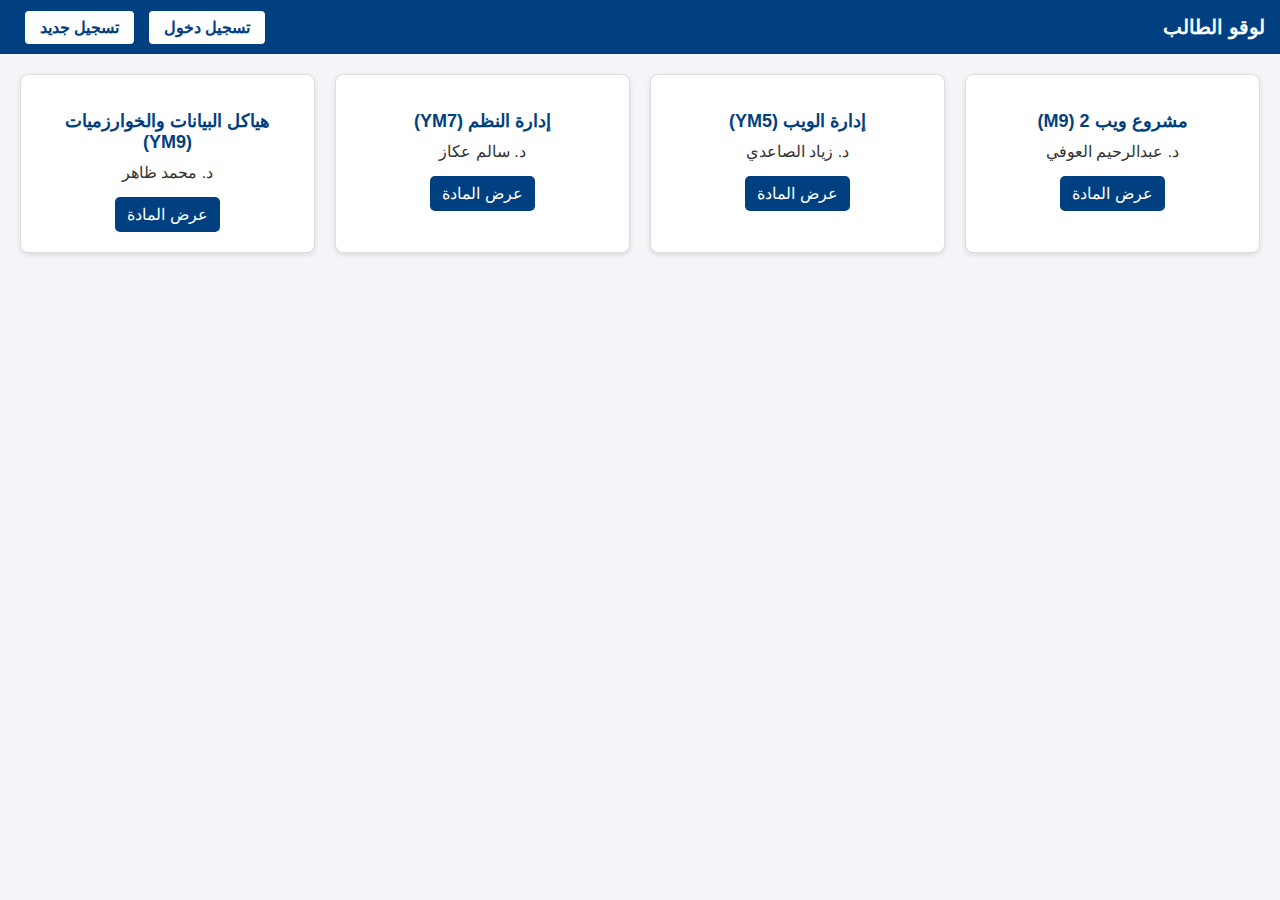
<file: AHMAD/index.html>
<!DOCTYPE html>
<html lang="ar">
<head>
  <meta charset="UTF-8">
  <title>الصفحة الرئيسية</title>
  <style>
    body {
      font-family: "Tahoma", sans-serif;
      direction: rtl;
      margin: 0;
      padding: 0;
      background-color: #f4f4f9;
    }
    header {
      background-color: #004080;
      color: white;
      padding: 15px;
      display: flex;
      justify-content: space-between;
      align-items: center;
    }
    header h1 {
      margin: 0;
      font-size: 20px;
    }
    .auth-buttons a {
      margin-left: 10px;
      padding: 8px 15px;
      background: white;
      color: #004080;
      text-decoration: none;
      border-radius: 4px;
      font-weight: bold;
    }
    .cards {
      display: grid;
      grid-template-columns: repeat(auto-fill, minmax(250px, 1fr));
      gap: 20px;
      padding: 20px;
    }
    .card {
      background: white;
      border: 1px solid #ddd;
      border-radius: 8px;
      padding: 20px;
      text-align: center;
      box-shadow: 0 2px 5px rgba(0,0,0,0.1);
    }
    .card h2 {
      font-size: 18px;
      margin-bottom: 10px;
      color: #004080;
    }
    .card p {
      margin: 5px 0;
      color: #333;
    }
    .card a {
      display: inline-block;
      margin-top: 10px;
      padding: 8px 12px;
      background-color: #004080;
      color: white;
      border-radius: 5px;
      text-decoration: none;
    }
  </style>
</head>
<body>
  <header>
    <h1>لوقو الطالب</h1>
    <div class="auth-buttons">
      <a href="login.html">تسجيل دخول</a>
      <a href="signup.html">تسجيل جديد</a>
    </div>
  </header>

  <section class="cards">
    <div class="card">
      <h2>مشروع ويب 2 (M9)</h2>
      <p>د. عبدالرحيم العوفي</p>
      <a href="content1.html">عرض المادة</a>
    </div>
    <div class="card">
      <h2>إدارة الويب (YM5)</h2>
      <p>د. زياد الصاعدي</p>
      <a href="content2.html">عرض المادة</a>
    </div>
    <div class="card">
      <h2>إدارة النظم (YM7)</h2>
      <p>د. سالم عكاز</p>
      <a href="content3.html">عرض المادة</a>
    </div>
    <div class="card">
      <h2>هياكل البيانات والخوارزميات (YM9)</h2>
      <p>د. محمد ظاهر</p>
      <a href="content4.html">عرض المادة</a>
    </div>
  </section>
</body>
</html>
</file>
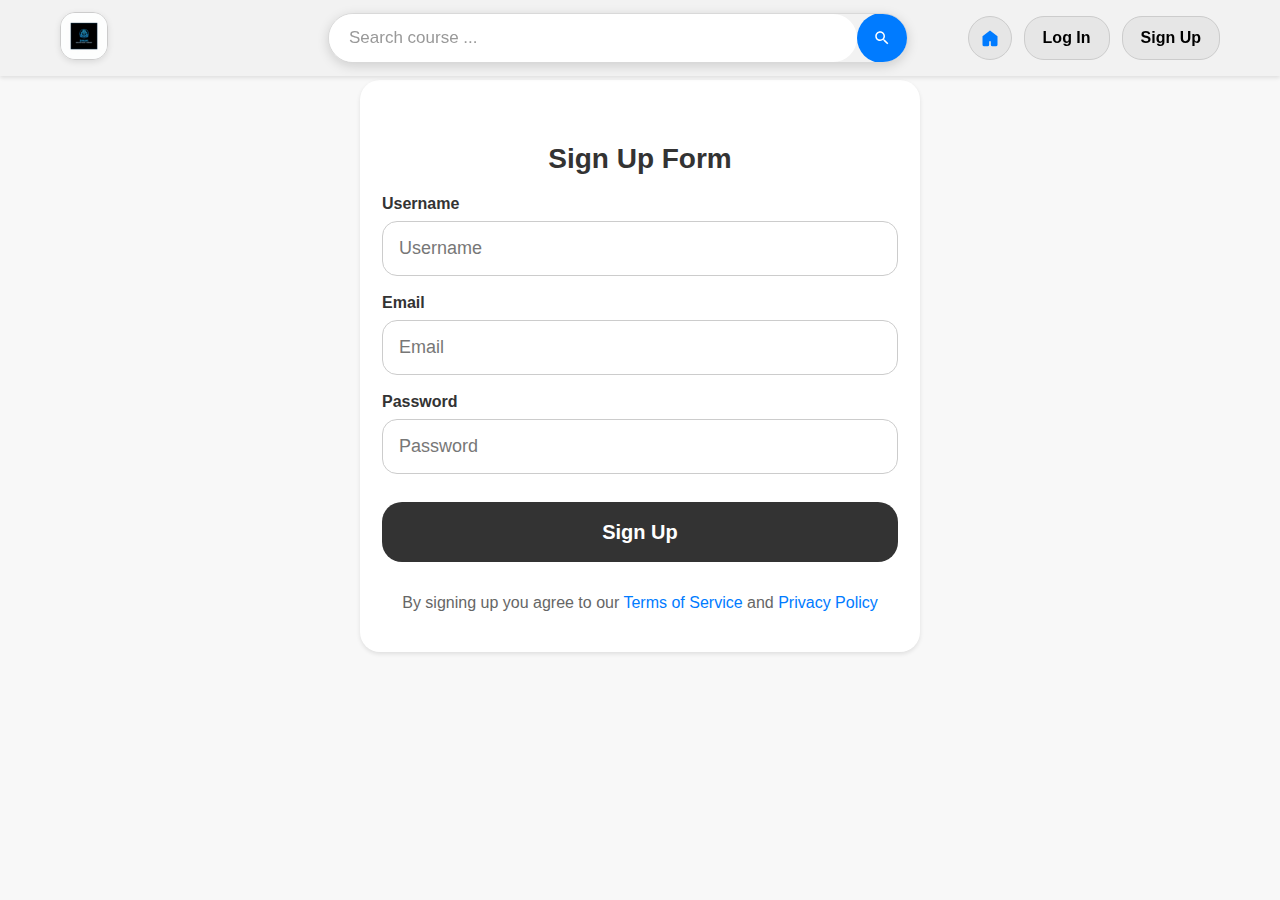
<file: HASSAN/index.html>
<!DOCTYPE html>
<html lang="ar" dir="rtl">
<head>
  <meta charset="UTF-8" />
  <meta name="viewport" content="width=device-width, initial-scale=1.0"/>
  <title>Sign Up Page</title>
  <link rel="stylesheet" href="index.css" />
</head>
<body>
  <header class="site-header">
    <div class="header-inner">
      <button class="burger-menu" id="burgerBtn" aria-label="Menu">
        <span></span>
        <span></span>
        <span></span>
      </button>
      
      <nav class="nav-right" id="navMenu">
        <a class="btn-link" href="index.html">Sign Up</a>
        <a class="btn-link" href="index2.html">Log In</a>
        <a class="home-btn" href="home.html" aria-label="Home">
          <svg viewBox="0 0 24 24" aria-hidden="true" focusable="false">
            <path d="M12 3l9 7v10a2 2 0 0 1-2 2h-4a2 2 0 0 1-2-2v-4H11v4a2 2 0 0 1-2 2H5a2 2 0 0 1-2-2V10l9-7z"/>
          </svg>
        </a>
      </nav>
      
      <div class="search-bar">
        <form action="search.html" method="get" class="search-form">
          <button type="submit" class="search-button" aria-label="Search">
            <svg viewBox="0 0 24 24" aria-hidden="true">
              <path d="M15.5 14h-.79l-.28-.27C15.41 12.59 16 11.11 16 9.5 16 5.91 13.09 3 9.5 3S3 5.91 3 9.5 5.91 16 9.5 16c1.61 0 3.09-.59 4.23-1.57l.27.28v.79l5 4.99L20.49 19l-4.99-5zm-6 0C7.01 14 5 11.99 5 9.5S7.01 5 9.5 5 14 7.01 14 9.5 11.99 14 9.5 14z"/>
            </svg>
          </button>
          <input type="search" name="q" class="search-input" placeholder="Search course ..." required />
        </form>
      </div>
      
      <div class="logo-container">
        <img class="brand-logo-img" src="project2.png" alt="Smart Educational Library logo" />
      </div>
    </div>
  </header>

  <div class="spacer"></div>
  
  <main>
    <h2>Sign Up Form</h2>
    <form class="signup-form" action="/api/signup" method="post" autocomplete="on">
      <div class="field">
        <div class="field-top">
          <label class="label" for="username">Username</label>
        </div>
        <input id="username" type="text" name="username" placeholder="Username" required minlength="4" maxlength="20" pattern="^[a-zA-Z0-9]{4,20}$" aria-describedby="username-err" inputmode="latin" />
        <small id="username-err" class="error-text">Use 4 to 20 letters or digits</small>
      </div>
      <div class="field">
        <div class="field-top">
          <label class="label" for="email">Email</label>
        </div>
        <input id="email" type="email" name="email" placeholder="Email" required aria-describedby="email-err" autocomplete="email" />
        <small id="email-err" class="error-text">Please enter a valid email address</small>
      </div>
      <div class="field">
        <div class="field-top">
          <label class="label" for="password">Password</label>
        </div>
        <input id="password" type="password" name="password" placeholder="Password" required minlength="8" pattern="^(?=.*[a-z])(?=.*[A-Z])(?=.*\\d)(?=.*[^A-Za-z0-9]).{8,}$" aria-describedby="password-err" autocomplete="new-password" />
        <small id="password-err" class="error-text">Must include upper, lower, number, and special character</small>
      </div>
      <div class="actions">
        <button type="submit" class="submit-btn">Sign Up</button>
      </div>
      <div class="terms">
        By signing up you agree to our <a href="#" target="_blank">Terms of Service</a> and <a href="#" target="_blank">Privacy Policy</a>
      </div>
    </form>
  </main>

  <script>
    document.getElementById('burgerBtn').addEventListener('click', function() {
      const navMenu = document.getElementById('navMenu');
      const burger = this;
      
      navMenu.classList.toggle('active');
      burger.classList.toggle('active');
    });
  </script>
</body>
</html>
</file>
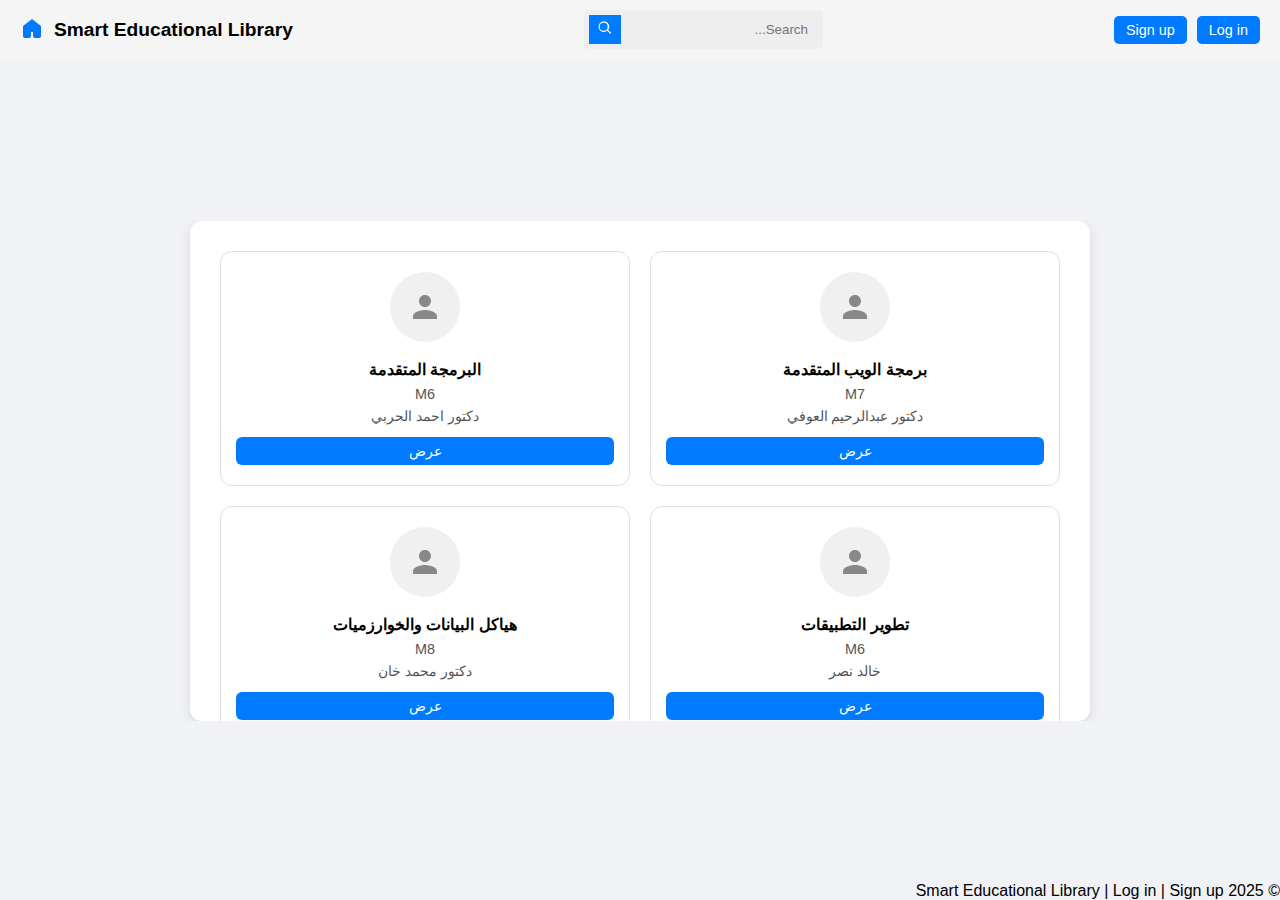
<file: AHMAD/AHMAD 2.html>
<!DOCTYPE html>

<html>
<head>
    <meta charset="utf-8">
    <title></title>
</head>
<body>
    
</body>
</html>
<!DOCTYPE html>
<html lang="ar" dir="rtl">
<head>
<meta charset="UTF-8">
<meta name="viewport" content="width=device-width, initial-scale=1.0">
<title>Smart Educational Library</title>
<style>
* { margin:0; padding:0; box-sizing:border-box; }

body {
  font-family: Arial, sans-serif;
  min-height:100vh;
  display:flex;
  flex-direction:column;
  background:#f0f2f5;
}

.site-header {
  display:flex;
  justify-content:space-between;
  align-items:center;
  flex-wrap:wrap;
  background:#f5f5f5;
  padding:10px 20px;
  gap:10px;
}

.left-side { display:flex; gap:10px; }

.btn-link {
  display:inline-block;
  padding:6px 12px;
  background:#007bff;
  color:#fff;
  text-decoration:none;
  border-radius:5px;
  font-size:0.9rem;
}

.center-side {
  flex:1;
  display:flex;
  justify-content:center;
}

.search-form {
  display:flex;
  align-items:center;
  background:#eee;
  border-radius:5px;
  overflow:hidden;
  padding:5px;
}

.search-input {
  padding:5px 10px;
  border:none;
  outline:none;
  background:#eee;
  color:#000;
}

.search-button {
  background:#007bff;
  border:none;
  padding:5px 8px;
  cursor:pointer;
}

.search-button svg { width:16px; height:16px; fill:#fff; }

.right-side { display:flex; align-items:center; gap:10px; }

.right-side svg { width:24px; height:24px; fill:#007bff; }

.logo { font-size:1.2rem; font-weight:bold; }

main {
  flex:1;
  display:flex;
  justify-content:center;
  align-items:center;
  padding:40px 20px;
}

.frame-wrapper {
  max-height:500px;
  overflow-y:auto;
  width:100%;
  display:flex;
  justify-content:center;
}

.frame {
  display:grid;
  grid-template-columns: repeat(2, 1fr);
  gap:20px;
  max-width:900px;
  width:100%;
  background:#fff;
  padding:30px;
  border-radius:12px;
  box-shadow:0 4px 12px rgba(0,0,0,0.1);
}

.card {
  display: flex;
  flex-direction: column;
  justify-content: space-between;
  background:#fff;
  border:1px solid #e0e0e0;
  border-radius:12px;
  text-align:center;
  padding:20px 15px;
  transition:0.2s;
}

.card:hover {
  transform:translateY(-5px);
  box-shadow:0 4px 12px rgba(0,0,0,0.1);
}

.card .circle {
  width:70px;
  height:70px;
  border-radius:50%;
  background:#f0f0f0;
  margin:0 auto 10px;
  display:flex;
  align-items:center;
  justify-content:center;
}

.card .circle svg {
  width:36px;
  height:36px;
  fill:#888;
}

.card h3 {
  font-size:1rem;
  margin:8px 0 4px;
  color:#000;
}

.card p {
  margin:3px 0;
  color:#555;
  font-size:0.9rem;
}

.contact-btn {
  display:inline-block;
  margin-top:10px;
  padding:6px 12px;
  background:#007bff;
  color:#fff;
  text-decoration:none;
  border-radius:6px;
  font-size:0.85rem;
}
</style>
</head>
<body>

<header class="site-header">
  <div class="left-side">
    <a class="btn-link" href="login.html">Log in</a>
    <a class="btn-link" href="signup.html">Sign up</a>
  </div>

  <div class="center-side">
    <form class="search-form" action="search.html" method="get">
      <input type="search" name="q" class="search-input" placeholder="Search..." required>
      <button type="submit" class="search-button" aria-label="Search">
        <svg viewBox="0 0 24 24"><path d="M10 2a8 8 0 105.292 14.292l4.707 4.707 1.414-1.414-4.707-4.707A8 8 0 0010 2zm0 2a6 6 0 110 12 6 6 0 010-12z"/></svg>
      </button>
    </form>
  </div>

  <div class="right-side">
    <div class="logo">Smart Educational Library</div>
    <a class="home-btn" href="index.html" aria-label="Home">
      <svg viewBox="0 0 24 24"><path d="M12 3l9 7v10a2 2 0 0 1-2 2h-4a2 2 0 0 1-2-2v-4H11v4a2 2 0 0 1-2 2H5a2 2 0 0 1-2-2V10l9-7z"/></svg>
    </a>
  </div>
</header>

<main>
  <div class="frame-wrapper">
    <div class="frame">
      <div class="card">
        <div class="circle">
          <svg viewBox="0 0 24 24"><path d="M12 12c2.21 0 4-1.79 
          4-4s-1.79-4-4-4-4 1.79-4 4 
          1.79 4 4 4zm0 2c-2.67 
          0-8 1.34-8 4v2h16v-2c0-2.66-5.33-4-8-4z"/></svg>
        </div>
        <h3>برمجة الويب المتقدمة</h3>
        <p>M7</p>
        <p>دكتور عبدالرحيم العوفي</p>
        <a href="#" class="contact-btn">عرض</a>
      </div>

      <div class="card">
        <div class="circle">
          <svg viewBox="0 0 24 24"><path d="M12 12c2.21 0 4-1.79 
          4-4s-1.79-4-4-4-4 1.79-4 4 
          1.79 4 4 4zm0 2c-2.67 
          0-8 1.34-8 4v2h16v-2c0-2.66-5.33-4-8-4z"/></svg>
        </div>
        <h3>البرمجة المتقدمة</h3>
        <p>M6</p>
        <p>دكتور احمد الحربي</p>
        <a href="#" class="contact-btn">عرض</a>
      </div>

      <div class="card">
        <div class="circle">
          <svg viewBox="0 0 24 24"><path d="M12 12c2.21 0 4-1.79 
          4-4s-1.79-4-4-4-4 1.79-4 4 
          1.79 4 4 4zm0 2c-2.67 
          0-8 1.34-8 4v2h16v-2c0-2.66-5.33-4-8-4z"/></svg>
        </div>
        <h3>تطوير التطبيقات</h3>
        <p>M6</p>
        <p>خالد نصر</p>
        <a href="#" class="contact-btn">عرض</a>
      </div>

      <div class="card">
        <div class="circle">
          <svg viewBox="0 0 24 24"><path d="M12 12c2.21 0 4-1.79 
          4-4s-1.79-4-4-4-4 1.79-4 4 
          1.79 4 4 4zm0 2c-2.67 
          0-8 1.34-8 4v2h16v-2c0-2.66-5.33-4-8-4z"/></svg>
        </div>
        <h3>هياكل البيانات والخوارزميات</h3>
        <p>M8</p>
        <p>دكتور محمد خان</p>
        <a href="#" class="contact-btn">عرض</a>
      </div>
    </div>
  </div>
</main>

<footer class="site-footer">
  <p>&copy; 2025 Smart Educational Library | Log in | Sign up</p>
</footer>

</body>
</html>
</file>
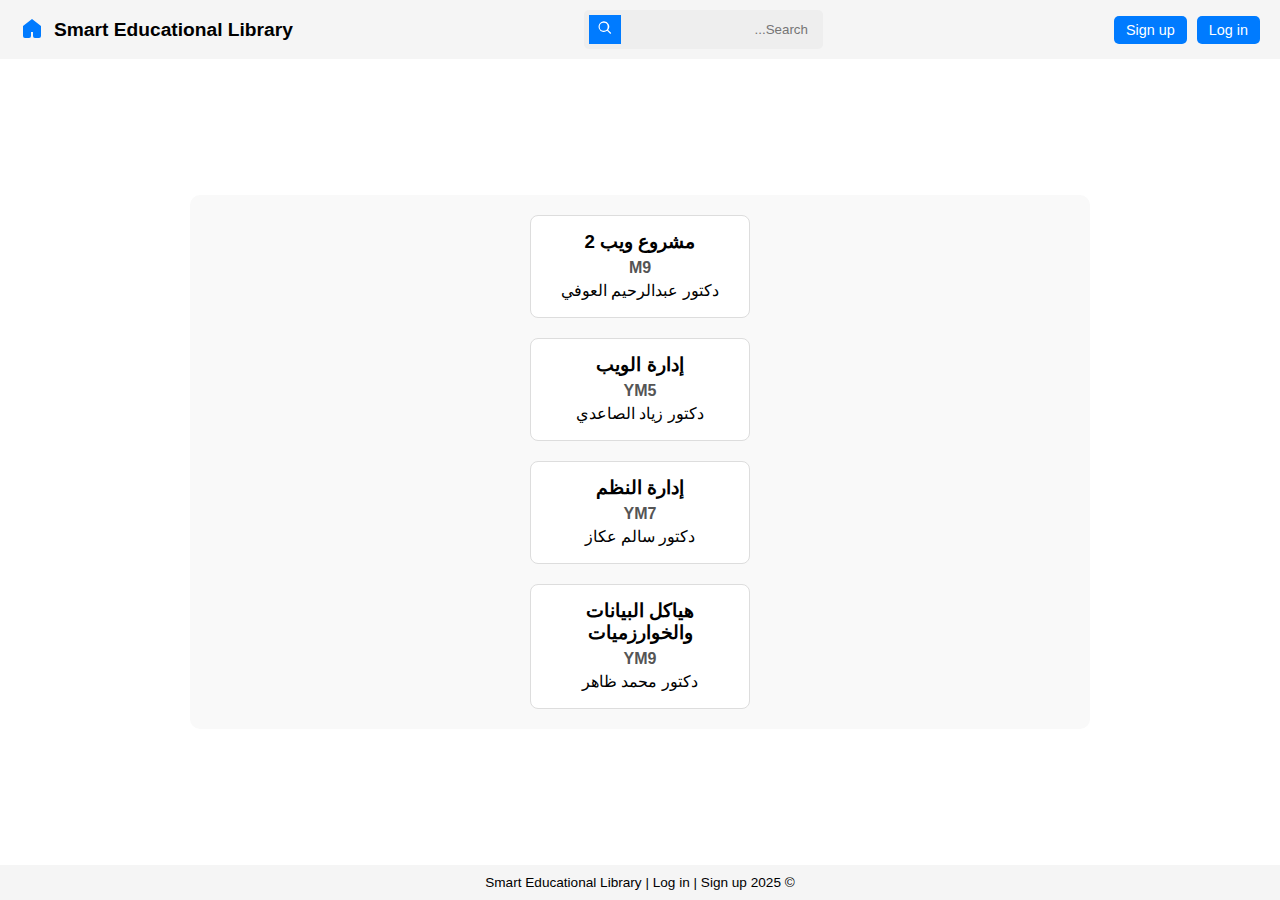
<file: AHMAD/Ahmed.html>
<!DOCTYPE html>
<html lang="ar" dir="rtl">
<head>
<meta charset="UTF-8">
<meta name="viewport" content="width=device-width, initial-scale=1.0">
<title>Smart Educational Library</title>
<style>
* { margin:0; padding:0; box-sizing:border-box; }

body {
  font-family: Arial, sans-serif;
  min-height:100vh;
  display:flex;
  flex-direction:column;
  background:#fff;
}

.site-header {
  display:flex;
  justify-content:space-between;
  align-items:center;
  flex-wrap:wrap;
  background:#f5f5f5;
  padding:10px 20px;
  gap:10px;
}

.left-side {
  display:flex;
  gap:10px;
}

.btn-link {
  display:inline-block;
  padding:6px 12px;
  background:#007bff;
  color:#fff;
  text-decoration:none;
  border-radius:5px;
  font-size:0.9rem;
}

.center-side {
  flex:1;
  display:flex;
  justify-content:center;
}

.search-form {
  display:flex;
  align-items:center;
  background:#eee;
  border-radius:5px;
  overflow:hidden;
  padding:5px;
}

.search-input {
  padding:5px 10px;
  border:none;
  outline:none;
  background:#eee;
  color:#000;
}

.search-button {
  background:#007bff;
  border:none;
  padding:5px 8px;
  cursor:pointer;
}

.search-button svg { width:16px; height:16px; fill:#fff; }

.right-side {
  display:flex;
  align-items:center;
  gap:10px;
}

.right-side svg { width:24px; height:24px; fill:#007bff; }

.logo { font-size:1.2rem; font-weight:bold; }

main {
  flex:1;
  display:flex;
  justify-content:center;
  align-items:center;
  padding:40px 20px;
}

.frame {
  display:flex;
  flex-direction:column;
  gap:20px;
  align-items:center;
  max-width:900px;
  width:100%;
  background:#f9f9f9;
  padding:20px;
  border-radius:10px;
}

.card {
  background:#fff;
  border:1px solid #ddd;
  padding:15px;
  border-radius:8px;
  text-align:center;
  text-decoration:none;
  transition:0.2s;
  width:100%;
  max-width:220px;
}

.card:hover { transform:translateY(-5px); background:#e6f0ff; }

.card h3 { color:#000; margin-bottom:6px; }

.card .room { color:#555; margin-bottom:4px; font-weight:bold; }

.card .doctor { color:#000; margin-bottom:2px; }

.site-footer {
  background:#f5f5f5;
  text-align:center;
  padding:10px;
  font-size:0.85rem;
  margin-top:auto;
  color:#000;
}
</style>
</head>
<body>

<header class="site-header">
  <div class="left-side">
    <a class="btn-link" href="login.html">Log in</a>
    <a class="btn-link" href="signup.html">Sign up</a>
  </div>

  <div class="center-side">
    <form class="search-form" action="search.html" method="get">
      <input type="search" name="q" class="search-input" placeholder="Search..." required>
      <button type="submit" class="search-button" aria-label="Search">
        <svg viewBox="0 0 24 24"><path d="M10 2a8 8 0 105.292 14.292l4.707 4.707 1.414-1.414-4.707-4.707A8 8 0 0010 2zm0 2a6 6 0 110 12 6 6 0 010-12z"/></svg>
      </button>
    </form>
  </div>

  <div class="right-side">
    <div class="logo">Smart Educational Library</div>
    <a class="home-btn" href="index.html" aria-label="Home">
      <svg viewBox="0 0 24 24"><path d="M12 3l9 7v10a2 2 0 0 1-2 2h-4a2 2 0 0 1-2-2v-4H11v4a2 2 0 0 1-2 2H5a2 2 0 0 1-2-2V10l9-7z"/></svg>
    </a>
  </div>
</header>

<main>
  <div class="frame">
    <a class="card" href="web2.html">
      <h3>مشروع ويب 2</h3>
      <p class="room">M9</p>
      <p class="doctor">دكتور عبدالرحيم العوفي</p>
    </a>
    <a class="card" href="web-management.html">
      <h3>إدارة الويب</h3>
      <p class="room">YM5</p>
      <p class="doctor">دكتور زياد الصاعدي</p>
    </a>
    <a class="card" href="system-management.html">
      <h3>إدارة النظم</h3>
      <p class="room">YM7</p>
      <p class="doctor">دكتور سالم عكاز</p>
    </a>
    <a class="card" href="data-structures.html">
      <h3>هياكل البيانات والخوارزميات</h3>
      <p class="room">YM9</p>
      <p class="doctor">دكتور محمد ظاهر</p>
    </a>
  </div>
</main>

<footer class="site-footer">
  <p>&copy; 2025 Smart Educational Library | Log in | Sign up</p>
</footer>

</body>
</file>
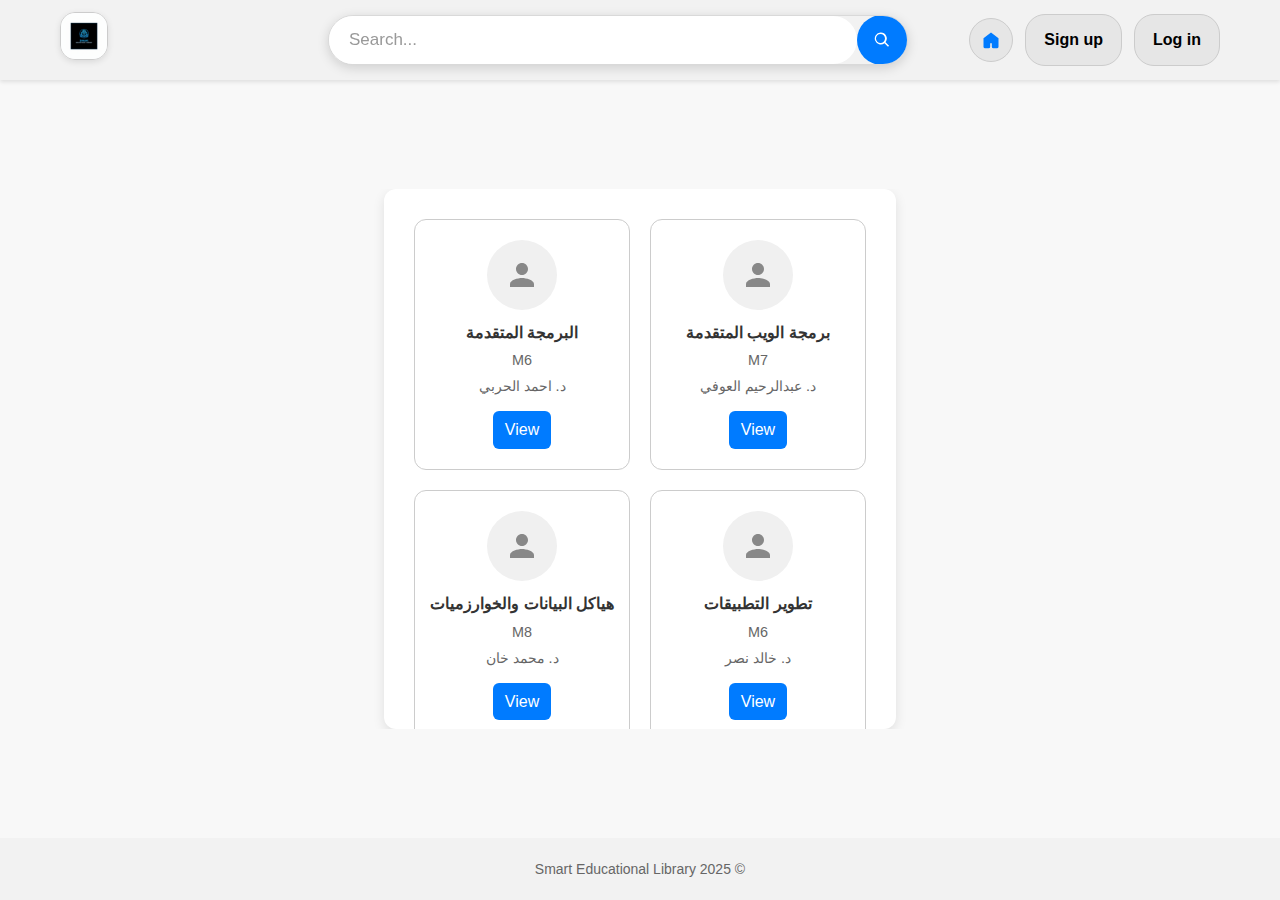
<file: AHMAD/content.html>
<!DOCTYPE html>
<html lang="en">
<head>
    <meta charset="UTF-8">
    <meta name="viewport" content="width=device-width, initial-scale=1.0">
    <title>Smart Educational Library</title>
    <link rel="stylesheet" href="content.css">
</head>
<body>
    <header class="site-header">
        <div class="header-inner">
            <button class="burger-menu" onclick="toggleMenu()" aria-label="Menu">
                <span></span>
                <span></span>
                <span></span>
            </button>

            <div class="nav-right">
                <a class="btn-link" href="login.html">Log in</a>
                <a class="btn-link" href="signup.html">Sign up</a>
                <a class="home-btn" href="content.html" aria-label="Home">
                    <svg viewBox="0 0 24 24"><path d="M12 3l9 7v10a2 2 0 0 1-2 2h-4a2 2 0 0 1-2-2v-4H11v4a2 2 0 0 1-2 2H5a2 2 0 0 1-2-2V10l9-7z"/></svg>
                </a>
            </div>

            <div class="search-bar">
                <form class="search-form" action="search.html" method="get">
                    <button type="submit" class="search-button" aria-label="Search">
                        <svg viewBox="0 0 24 24"><path d="M10 2a8 8 0 105.292 14.292l4.707 4.707 1.414-1.414-4.707-4.707A8 8 0 0010 2zm0 2a6 6 0 110 12 6 6 0 010-12z"/></svg>
                    </button>
                    <input type="search" name="q" class="search-input" placeholder="Search..." required>
                </form>
            </div>

            <div class="logo-container">
                <img src="project2.png" alt="Smart Educational Library" class="brand-logo-img"
                     onerror="this.style.display='none'; this.nextElementSibling.style.display='block';">
                <div class="brand-logo-text" style="display:none;">
                    Smart Educational Library
                </div>
            </div>
        </div>
    </header>

    <div class="spacer"></div>

    <main>
        <div class="frame-wrapper">
            <div class="frame">
                <div class="card">
                    <div class="circle">
                        <svg viewBox="0 0 24 24"><path d="M12 12c2.21 0 4-1.79 4-4s-1.79-4-4-4-4 1.79-4 4 1.79 4 4 4zm0 2c-2.67 0-8 1.34-8 4v2h16v-2c0-2.66-5.33-4-8-4z"/></svg>
                    </div>
                    <h3>برمجة الويب المتقدمة</h3>
                    <p>M7</p>
                    <p>د. عبدالرحيم العوفي</p>
                    <a href="#" class="contact-btn">View</a>
                </div>

                <div class="card">
                    <div class="circle">
                        <svg viewBox="0 0 24 24"><path d="M12 12c2.21 0 4-1.79 4-4s-1.79-4-4-4-4 1.79-4 4 1.79 4 4 4zm0 2c-2.67 0-8 1.34-8 4v2h16v-2c0-2.66-5.33-4-8-4z"/></svg>
                    </div>
                    <h3>البرمجة المتقدمة</h3>
                    <p>M6</p>
                    <p>د. احمد الحربي</p>
                    <a href="#" class="contact-btn">View</a>
                </div>

                <div class="card">
                    <div class="circle">
                        <svg viewBox="0 0 24 24"><path d="M12 12c2.21 0 4-1.79 4-4s-1.79-4-4-4-4 1.79-4 4 1.79 4 4 4zm0 2c-2.67 0-8 1.34-8 4v2h16v-2c0-2.66-5.33-4-8-4z"/></svg>
                    </div>
                    <h3>تطوير التطبيقات</h3>
                    <p>M6</p>
                    <p>د. خالد نصر</p>
                    <a href="#" class="contact-btn">View</a>
                </div>

                <div class="card">
                    <div class="circle">
                        <svg viewBox="0 0 24 24"><path d="M12 12c2.21 0 4-1.79 4-4s-1.79-4-4-4-4 1.79-4 4 1.79 4 4 4zm0 2c-2.67 0-8 1.34-8 4v2h16v-2c0-2.66-5.33-4-8-4z"/></svg>
                    </div>
                    <h3>هياكل البيانات والخوارزميات</h3>
                    <p>M8</p>
                    <p>د. محمد خان</p>
                    <a href="#" class="contact-btn">View</a>
                </div>
            </div>
        </div>
    </main>

    <footer class="site-footer">
        <p>&copy; 2025 Smart Educational Library </p>
    </footer>

    <script>
        function toggleMenu() {
            document.querySelector('.burger-menu').classList.toggle('active');
            document.querySelector('.nav-right').classList.toggle('active');
        }
    </script>
</body>
</html>
</file>
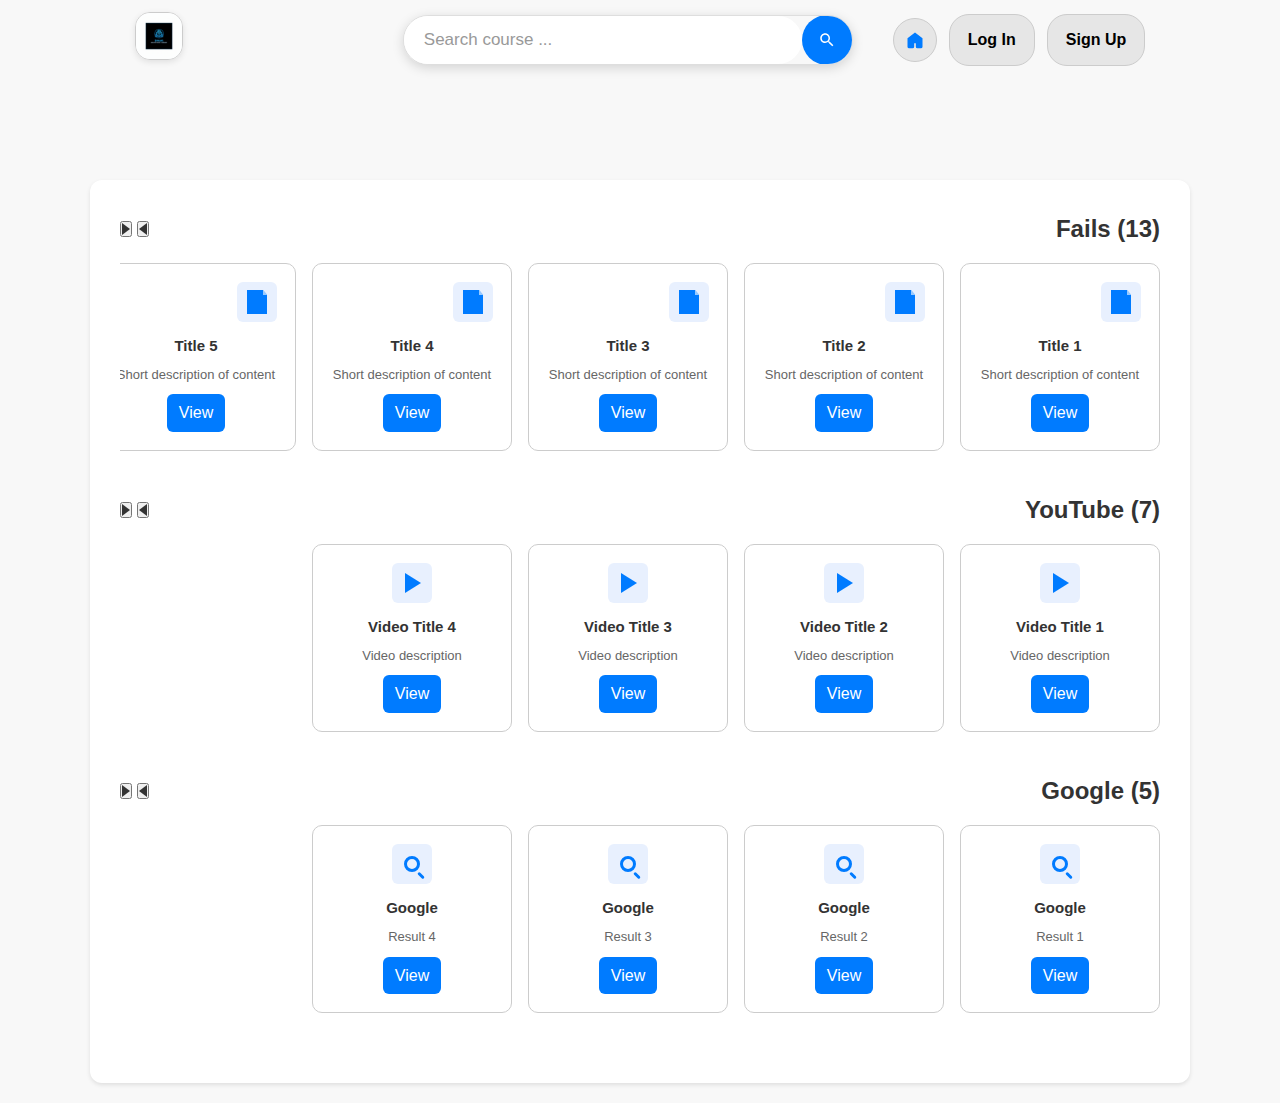
<file: BASIL/viwe-content.html>
<!DOCTYPE html>
<html lang="ar" dir="rtl">
<head>
  <meta charset="UTF-8">
  <meta name="viewport" content="width=device-width, initial-scale=1.0">
  <title>صفحة تجريبية</title>
  <link rel="stylesheet" href="view-content.css">
</head>
<body>
<div class="header-inner">
  <button class="burger-menu" id="burgerBtn" aria-label="Menu">
    <span></span><span></span><span></span>
  </button>

  <nav class="nav-right" id="navMenu">
    <a class="btn-link" href="index.html">Sign Up</a>
    <a class="btn-link" href="index2.html">Log In</a>
    <a class="home-btn" href="home.html" aria-label="Home">
      <svg viewBox="0 0 24 24" aria-hidden="true" focusable="false">
        <path d="M12 3l9 7v10a2 2 0 0 1-2 2h-4a2 2 0 0 1-2-2v-4H11v4a2 2 0 0 1-2 2H5a2 2 0 0 1-2-2V10l9-7z"/>
      </svg>
    </a>
  </nav>

  <div class="search-bar">
  <form action="search.html" method="get" class="search-form">
    <button type="submit" class="search-button" aria-label="Search">
      <svg viewBox="0 0 24 24" focusable="false" aria-hidden="true">
        <path d="M15.5 14h-.79l-.28-.27C15.41 12.59 16 11.11 16 9.5
                 16 5.91 13.09 3 9.5 3S3 5.91 3 9.5 5.91 16 9.5 16
                 c1.61 0 3.09-.59 4.23-1.57l.27.28v.79l5 4.99L20.49
                 19l-4.99-5zm-6 0C7.01 14 5 11.99 5 9.5S7.01 5 9.5 5
                 14 7.01 14 9.5 11.99 14 9.5 14z"/>
      </svg>
    </button>
    <input type="search" name="q" class="search-input" placeholder="Search course ..." required>
  </form>
</div>

  


  <div class="logo-container">
    <a href="home.html">
      <img src="project2.png" alt="Smart Educational Library logo" class="brand-logo-img">
    </a>
  </div>
</div>

  </header>

  <div class="spacer"></div>

  <div class="dashboard">
    <!-- Fails Section -->
     <!-- Fails Section -->
      <!-- Fails Section -->
<section>
  <div class="row-header">
    <h2>Fails (13)</h2>
    <div class="controls">
      <button class="arrow-btn slider-btn" data-target="fails" data-dir="left"><div class="arrow-left"></div></button>
      <button class="arrow-btn slider-btn" data-target="fails" data-dir="right"><div class="arrow-right"></div></button>
    </div>
  </div>
  <div id="fails" class="card-row">
    <div class="card">
      <div class="icon"><div class="icon-file"></div></div>
      <h3>Title 1</h3>
      <p>Short description of content</p>
      <a href="fails.html" class="contact-btn">View</a>
    </div>
    <div class="card">
      <div class="icon"><div class="icon-file"></div></div>
      <h3>Title 2</h3>
      <p>Short description of content</p>
      <a href="fails.html" class="contact-btn">View</a>
    </div>
    <div class="card">
      <div class="icon"><div class="icon-file"></div></div>
      <h3>Title 3</h3>
      <p>Short description of content</p>
      <a href="fails.html" class="contact-btn">View</a>
    </div>
    <div class="card">
      <div class="icon"><div class="icon-file"></div></div>
      <h3>Title 4</h3>
      <p>Short description of content</p>
      <a href="fails.html" class="contact-btn">View</a>
    </div>
    <div class="card">
      <div class="icon"><div class="icon-file"></div></div>
      <h3>Title 5</h3>
      <p>Short description of content</p>
      <a href="fails.html" class="contact-btn">View</a>
    </div>
  </div>
</section>

   

    <!-- YouTube Section -->
    <section>
      <div class="row-header">
        <h2>YouTube (7)</h2>
        <div class="controls">
          <button class="arrow-btn slider-btn" data-target="youtube" data-dir="left"><div class="arrow-left"></div></button>
          <button class="arrow-btn slider-btn" data-target="youtube" data-dir="right"><div class="arrow-right"></div></button>
        </div>
      </div>
      <div id="youtube" class="card-row">
        <div class="card" style="display:flex; flex-direction:column; align-items:center; text-align:center;">
          <div class="icon"><div class="icon-play"></div></div>
          <h3>Video Title 1</h3>
          <p>Video description</p>
          <a href="#" class="contact-btn">View</a>
        </div>
        <div class="card" style="display:flex; flex-direction:column; align-items:center; text-align:center;">
          <div class="icon"><div class="icon-play"></div></div>
          <h3>Video Title 2</h3>
          <p>Video description</p>
          <a href="#" class="contact-btn">View</a>
        </div>
        <div class="card" style="display:flex; flex-direction:column; align-items:center; text-align:center;">
          <div class="icon"><div class="icon-play"></div></div>
          <h3>Video Title 3</h3>
          <p>Video description</p>
          <a href="#" class="contact-btn">View</a>
        </div>
        <div class="card" style="display:flex; flex-direction:column; align-items:center; text-align:center;">
          <div class="icon"><div class="icon-play"></div></div>
          <h3>Video Title 4</h3>
          <p>Video description</p>
          <a href="#" class="contact-btn">View</a>
        </div>
      </div>
    </section>

    <!-- Google Section -->
    <section>
      <div class="row-header">
        <h2>Google (5)</h2>
        <div class="controls">
          <button class="arrow-btn slider-btn" data-target="google" data-dir="left"><div class="arrow-left"></div></button>
          <button class="arrow-btn slider-btn" data-target="google" data-dir="right"><div class="arrow-right"></div></button>
        </div>
      </div>
      <div id="google" class="card-row">
        <div class="card" style="display:flex; flex-direction:column; align-items:center; text-align:center;">
          <div class="icon"><div class="icon-search"></div></div>
          <h3>Google</h3>
          <p>Result 1</p>
          <a href="#" class="contact-btn">View</a>
        </div>
        <div class="card" style="display:flex; flex-direction:column; align-items:center; text-align:center;">
          <div class="icon"><div class="icon-search"></div></div>
          <h3>Google</h3>
          <p>Result 2</p>
          <a href="#" class="contact-btn">View</a>
        </div>
        <div class="card" style="display:flex; flex-direction:column; align-items:center; text-align:center;">
          <div class="icon"><div class="icon-search"></div></div>
          <h3>Google</h3>
          <p>Result 3</p>
          <a href="#" class="contact-btn">View</a>
        </div>
        <div class="card" style="display:flex; flex-direction:column; align-items:center; text-align:center;">
          <div class="icon"><div class="icon-search"></div></div>
          <h3>Google</h3>
          <p>Result 4</p>
          <a href="#" class="contact-btn">View</a>
        </div>
      </div>
    </section>
  </div>

  <script>
    const burgerBtn = document.getElementById('burgerBtn');
    const navMenu = document.getElementById('navMenu');
    burgerBtn.addEventListener('click', () => {
      burgerBtn.classList.toggle('active');
      navMenu.classList.toggle('active');
    });

    const sliders = {};
    document.querySelectorAll(".slider-btn").forEach(btn => {
      const target = document.getElementById(btn.dataset.target);
      if (!sliders[btn.dataset.target]) sliders[btn.dataset.target] = 0;
      btn.addEventListener("click", () => {
        const dir = btn.dataset.dir === "right" ? -220 : 220;
        sliders[btn.dataset.target] += dir;
        target.style.transform = `translateX(${sliders[btn.dataset.target]}px)`;
      });
    });
  </script>
</body>
</html>
</file>
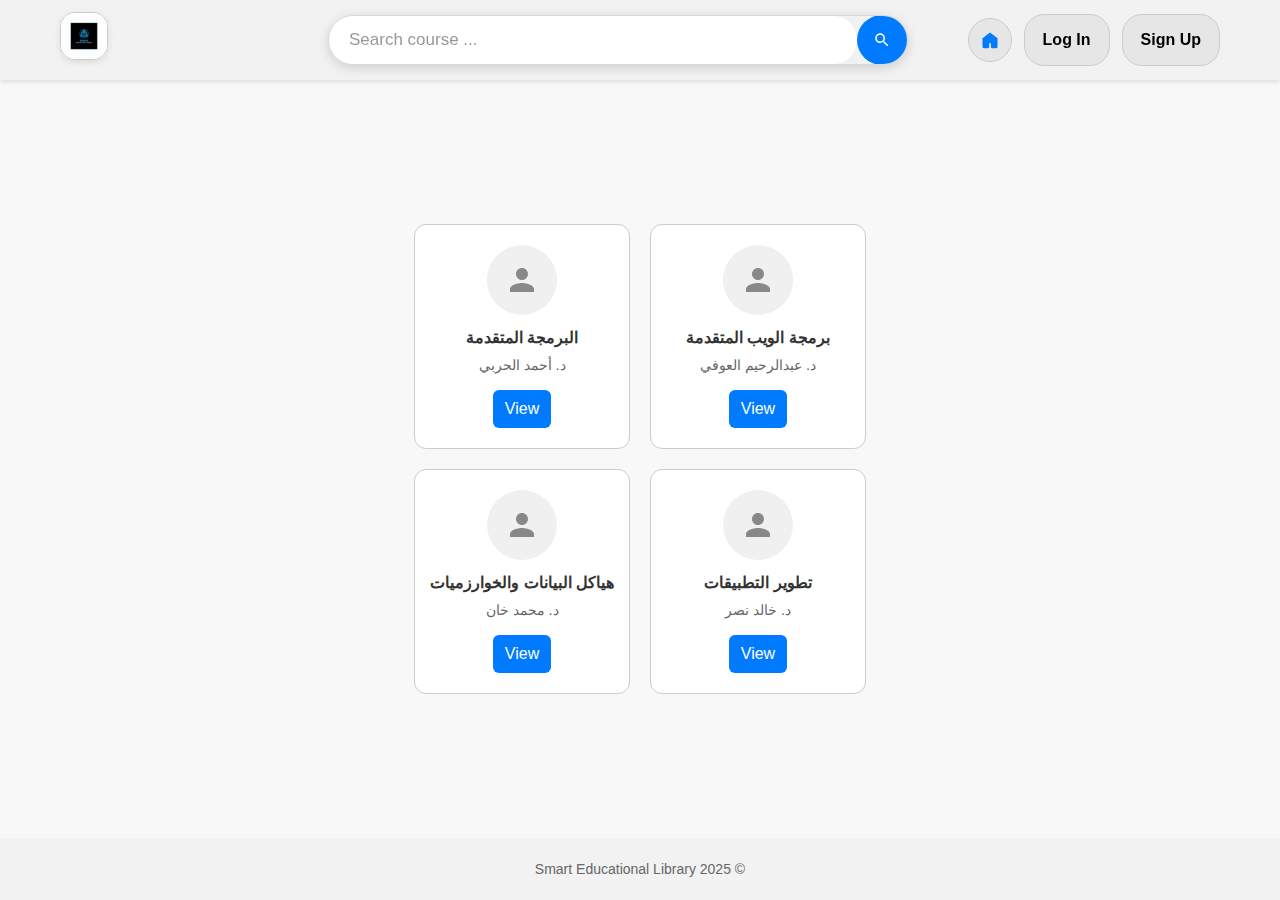
<file: HASSAN/content.html>
<!DOCTYPE html>
<html lang="en" dir="rtl">
<head>
  <meta charset="UTF-8">
  <meta name="viewport" content="width=device-width, initial-scale=1.0">
  <title>Smart Educational Library</title>
  <link rel="stylesheet" href="content.css">
</head>
<body>
  <header class="site-header">
    <div class="header-inner">
      <button class="burger-menu" id="burgerBtn" aria-label="Menu">
        <span></span><span></span><span></span>
      </button>
      <nav class="nav-right" id="navMenu">
        <a class="btn-link" href="content.html">Sign Up</a>
        <a class="btn-link" href="index2.html">Log In</a>
        <a class="home-btn" href="home.html" aria-label="Home">
          <svg viewBox="0 0 24 24"><path d="M12 3l9 7v10a2 2 0 0 1-2 2h-4a2 2 0 0 1-2-2v-4H11v4a2 2 0 0 1-2 2H5a2 2 0 0 1-2-2V10l9-7z"/></svg>
        </a>
      </nav>
      <div class="search-bar">
        <form action="search.html" method="get" class="search-form">
          <button type="submit" class="search-button" aria-label="Search">
            <svg viewBox="0 0 24 24"><path d="M15.5 14h-.79l-.28-.27C15.41 12.59 16 11.11 16 9.5 16 5.91 13.09 3 9.5 3S3 5.91 3 9.5 5.91 16 9.5 16c1.61 0 3.09-.59 4.23-1.57l.27.28v.79l5 4.99L20.49 19l-4.99-5zm-6 0C7.01 14 5 11.99 5 9.5S7.01 5 9.5 5 14 7.01 14 9.5 11.99 14 9.5 14z"/></svg>
          </button>
          <input type="search" name="q" class="search-input" placeholder="Search course ..." required>
        </form>
      </div>
      <div class="logo-container">
        <a href="home.html">
          <img src="project2.png" alt="Library logo" class="brand-logo-img">
        </a>
      </div>
    </div>
  </header>

  <div class="spacer"></div>

  <main>
    <div class="frame-wrapper">
      <div class="frame">
        <div class="card">
          <div class="circle">
            <svg viewBox="0 0 24 24"><path d="M12 12c2.21 0 4-1.79 4-4s-1.79-4-4-4-4 1.79-4 4 1.79 4 4 4zm0 2c-2.67 0-8 1.34-8 4v2h16v-2c0-2.66-5.33-4-8-4z"/></svg>
          </div>
          <h3>برمجة الويب المتقدمة</h3>
          <p>د. عبدالرحيم العوفي</p>
          <a href="view-content.html" class="contact-btn">View</a>
        </div>
        <div class="card">
          <div class="circle">
            <svg viewBox="0 0 24 24"><path d="M12 12c2.21 0 4-1.79 4-4s-1.79-4-4-4-4 1.79-4 4 1.79 4 4 4zm0 2c-2.67 0-8 1.34-8 4v2h16v-2c0-2.66-5.33-4-8-4z"/></svg>
          </div>
          <h3>البرمجة المتقدمة</h3>
          <p>د. أحمد الحربي</p>
          <a href="view-content.html" class="contact-btn">View</a>
        </div>
        <div class="card">
          <div class="circle">
            <svg viewBox="0 0 24 24"><path d="M12 12c2.21 0 4-1.79 4-4s-1.79-4-4-4-4 1.79-4 4 1.79 4 4 4zm0 2c-2.67 0-8 1.34-8 4v2h16v-2c0-2.66-5.33-4-8-4z"/></svg>
          </div>
          <h3>تطوير التطبيقات</h3>
          <p>د. خالد نصر</p>
          <a href="view-content.html" class="contact-btn">View</a>
        </div>
        <div class="card">
          <div class="circle">
            <svg viewBox="0 0 24 24"><path d="M12 12c2.21 0 4-1.79 4-4s-1.79-4-4-4-4 1.79-4 4 1.79 4 4 4zm0 2c-2.67 0-8 1.34-8 4v2h16v-2c0-2.66-5.33-4-8-4z"/></svg>
          </div>
          <h3>هياكل البيانات والخوارزميات</h3>
          <p>د. محمد خان</p>
          <a href="view-content.html" class="contact-btn">View</a>
        </div>
      </div>
    </div>
  </main>

  <footer class="site-footer">
    <p>© 2025 Smart Educational Library</p>
  </footer>

  <script>
    const burgerBtn = document.getElementById('burgerBtn');
    const navMenu = document.getElementById('navMenu');

    burgerBtn.addEventListener('click', () => {
      burgerBtn.classList.toggle('active');
      navMenu.classList.toggle('active');
    });

    document.addEventListener('click', e => {
      if (!burgerBtn.contains(e.target) && !navMenu.contains(e.target)) {
        navMenu.classList.remove('active');
        burgerBtn.classList.remove('active');
      }
    });
  </script>
</body>
</html>
</file>
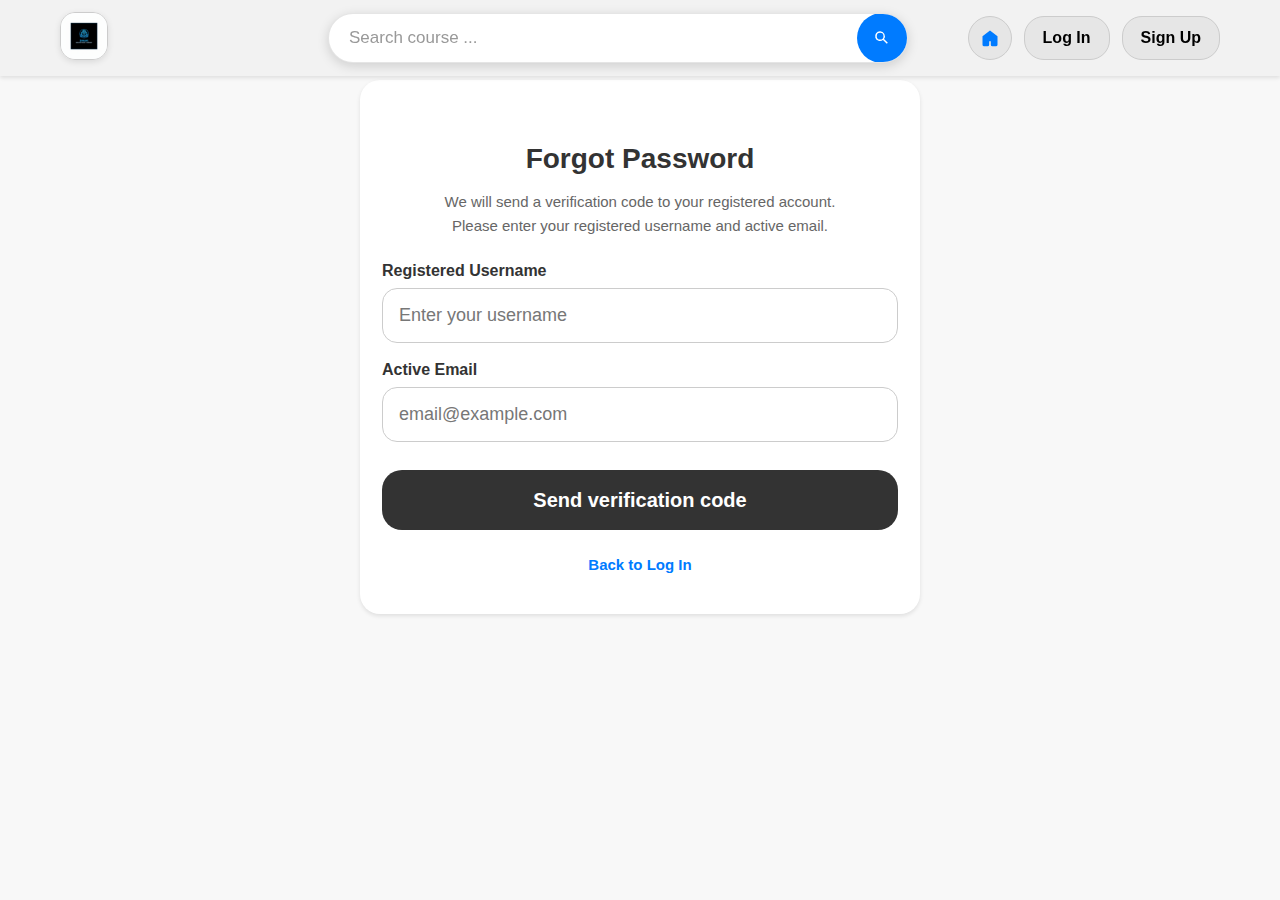
<file: HASSAN/forgot.html>
<!-- forgot.html -->
<!DOCTYPE html>
<html lang="ar" dir="rtl">
<head>
  <meta charset="UTF-8" />
  <meta name="viewport" content="width=device-width, initial-scale=1.0"/>
  <title>Forgot Password</title>
  <link rel="stylesheet" href="forgot.css" />
</head>
<body>
  <header class="site-header">
    <div class="header-inner">
      <button class="burger-menu" id="burgerBtn" aria-label="القائمة">
        <span></span><span></span><span></span>
      </button>
      <nav class="nav-right" id="navMenu">
        <a class="btn-link" href="index.html">Sign Up</a>
        <a class="btn-link" href="index2.html">Log In</a>
        <a class="home-btn" href="home.html" aria-label="Home">
          <svg viewBox="0 0 24 24"><path d="M12 3l9 7v10a2 2 0 0 1-2 2h-4a2 2 0 0 1-2-2v-4H11v4a2 2 0 0 1-2 2H5a2 2 0 0 1-2-2V10l9-7z"/></svg>
        </a>
      </nav>
      <div class="search-bar">
  <form class="search-form" action="#" method="get">
    <button type="submit" class="search-button" aria-label="بحث">
      <svg viewBox="0 0 24 24">
        <path d="M9.5 3a6.5 6.5 0 015.2 10.2l5.1 5.1-1.4 1.4-5.1-5.1A6.5 6.5 0 119.5 3zm0 2a4.5 4.5 0 100 9 4.5 4.5 0 000-9z"/>
      </svg>
    </button>
    <input
      type="text"
      class="search-input"
      name="q"
      placeholder="Search course ..."
    />
  </form>
</div>

      
      <div class="logo-container">
        <img class="brand-logo-img" src="project2.png" alt="Logo" />
      </div>
    </div>
  </header>

  <div class="spacer"></div>

  <main>
    <h2>Forgot Password</h2>
    <p class="info-text">
    .We will send a verification code to your registered account 
     <br>
     .Please enter your registered username and active email
    </p>
    <form class="signup-form" action="verify.html" method="get" autocomplete="off">
      <div class="field">
        <div class="field-top"><label class="label" for="username">Registered Username</label></div>
        <input
          id="username"
          type="text"
          name="username"
          placeholder="Enter your username"
          required
          minlength="4"
          maxlength="20"
          pattern="^[a-zA-Z0-9]{4,20}$"
          aria-describedby="username-err"
          inputmode="latin" />
        <small id="username-err" class="error-text">Use 4 to 20 letters or digits</small>
      </div>
      <div class="field">
        <div class="field-top"><label class="label" for="email">Active Email</label></div>
        <input
          id="email"
          type="email"
          name="email"
          placeholder="email@example.com"
          required
          aria-describedby="email-err"
          autocomplete="email" />
        <small id="email-err" class="error-text">Please enter a valid email address</small>
      </div>
      <div class="actions">
        <button type="submit" class="submit-btn">Send verification code</button>
      </div>
      <div class="forgot-actions">
        <a href="index2.html" class="forgot-btn">Back to Log In</a>
      </div>
    </form>
  </main>

  <script>
    document.getElementById('burgerBtn').addEventListener('click', function(){
      this.classList.toggle('active');
      document.getElementById('navMenu').classList.toggle('active');
    });
  </script>
</body>
</html>
</file>
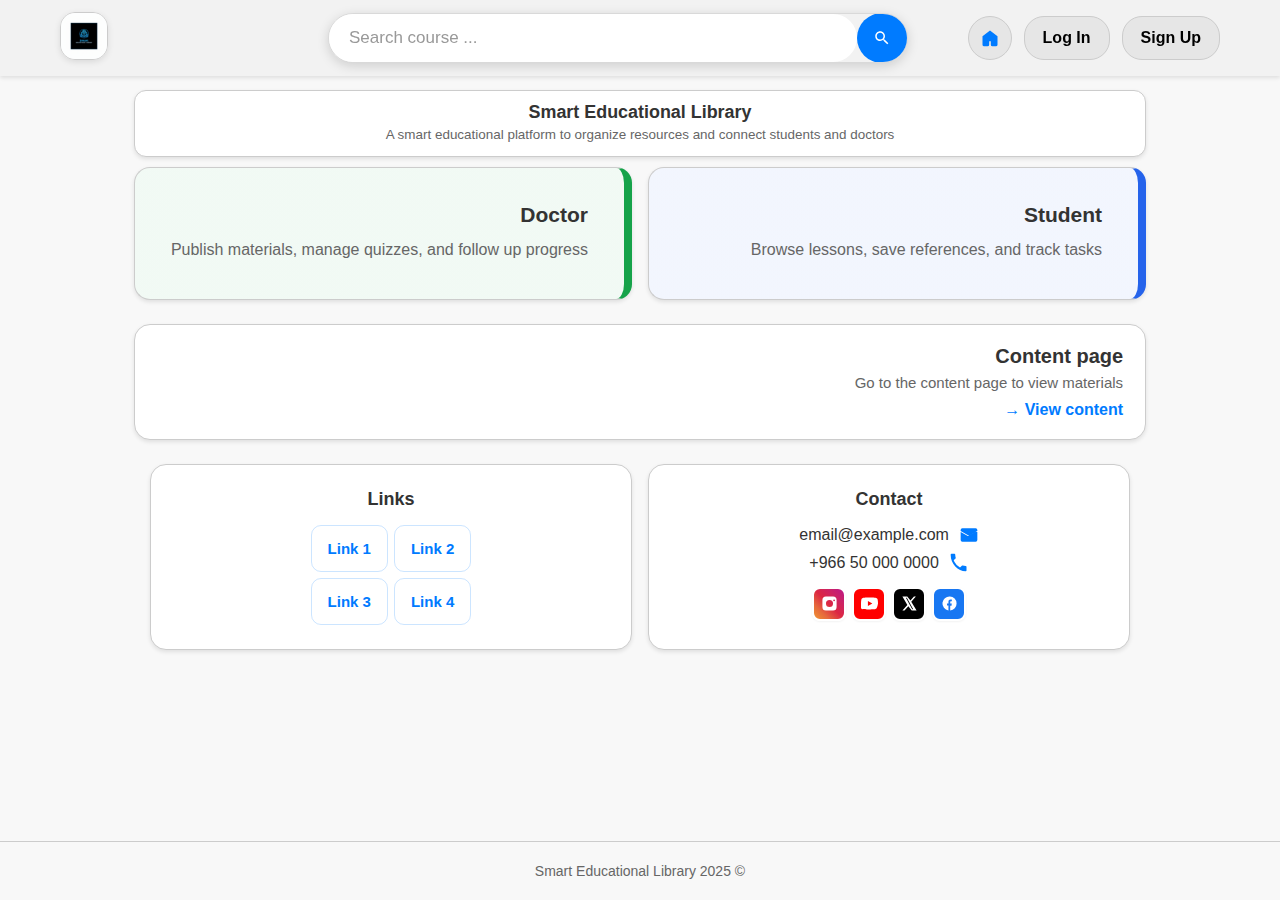
<file: HASSAN/home.html>
<!DOCTYPE html>
<html lang="ar" dir="rtl">
<head>
  <meta charset="UTF-8" />
  <meta name="viewport" content="width=device-width, initial-scale=1.0"/>
  <title>Smart Educational Library — Home</title>
  <link rel="stylesheet" href="home.css" />
</head>
<body>
  <header class="site-header">
    <div class="header-inner">
      <button class="burger-menu" id="burgerBtn" aria-label="Menu">
        <span></span>
        <span></span>
        <span></span>
      </button>
      
      <nav class="nav-right" id="navMenu">
        <a class="btn-link" href="index.html">Sign Up</a>
        <a class="btn-link" href="index2.html">Log In</a>
        <a class="home-btn" href="home.html" aria-label="Home">
          <svg viewBox="0 0 24 24" aria-hidden="true" focusable="false">
            <path d="M12 3l9 7v10a2 2 0 0 1-2 2h-4a2 2 0 0 1-2-2v-4H11v4a2 2 0 0 1-2 2H5a2 2 0 0 1-2-2V10l9-7z"/>
          </svg>
        </a>
      </nav>
      
      <div class="search-bar">
        <form action="search.html" method="get" class="search-form">
          <button type="submit" class="search-button" aria-label="Search">
            <svg viewBox="0 0 24 24" aria-hidden="true">
              <path d="M15.5 14h-.79l-.28-.27C15.41 12.59 16 11.11 16 9.5 16 5.91 13.09 3 9.5 3S3 5.91 3 9.5 5.91 16 9.5 16c1.61 0 3.09-.59 4.23-1.57l.27.28v.79l5 4.99L20.49 19l-4.99-5zm-6 0C7.01 14 5 11.99 5 9.5S7.01 5 9.5 5 14 7.01 14 9.5 11.99 14 9.5 14z"/>
            </svg>
          </button>
          <input type="search" name="q" class="search-input" placeholder="Search course ..." required />
        </form>
      </div>
      
      <div class="logo-container">
        <img class="brand-logo-img" src="project2.png" alt="Smart Educational Library logo" />
      </div>
    </div>
  </header>

  <div class="spacer"></div>

  <main class="page-main">
    <div class="container">
      <section class="hero tight">
        <h1>Smart Educational Library</h1>
        <p class="lead">A smart educational platform to organize resources and connect students and doctors</p>
      </section>

      <section class="role-cards">
        <a class="role-card student" href="#">
          <div class="role-title">Student</div>
          <div class="role-desc">Browse lessons, save references, and track tasks</div>
        </a>
        <a class="role-card teacher" href="#">
          <div class="role-title">Doctor</div>
          <div class="role-desc">Publish materials, manage quizzes, and follow up progress</div>
        </a>
      </section>
      
<section class="cta-section">
  <a class="cta-card" href="content.html">
    <div class="cta-title">Content page</div>
    <div class="cta-desc">Go to the content page to view materials</div>
    <span class="cta-action">View content →</span>
  </a>
</section>
      <section class="bottom-area">
        <div class="bottom-grid">
          <div class="card small">
            <h2>Contact</h2>
            <div class="contact-block">
              <div class="row email">
                <svg class="icon" viewBox="0 0 24 24">
                  <path d="M20 4H4a2 2 0 0 0-2 2v1.2l10 5.8 10-5.8V6a2 2 0 0 0-2-2zm0 4.25l-8.553 4.964a1 1 0 0 1-.894 0L2 8.25V18a2 2 0 0 0 2 2h16a2 2 0 0 0 2-2V8.25z"/>
                </svg>
                <span>email@example.com</span>
              </div>
              <div class="row phone">
                <svg class="icon" viewBox="0 0 24 24">
                  <path d="M6.62 10.79a15.053 15.053 0 0 0 6.59 6.59l2.2-2.2a1 1 0 0 1 1.01-.24c1.12.37 2.33.57 3.58.57a1 1 0 0 1 1 1V21a1 1 0 0 1-1 1C10.85 22 2 13.15 2 2a1 1 0 0 1 1-1h3.5a1 1 0 0 1 1 1c0 1.25.2 2.46.57 3.58a1 1 0 0 1-.24 1.01l-2.21 2.2z"/>
                </svg>
                <span class="phone-text">+966 50 000 0000</span>
              </div>
              <div class="row social">
                <a href="#" class="social-btn fb">
                  <svg viewBox="0 0 24 24">
                    <path d="M22 12a10 10 0 10-11.5 9.9v-7h-2v-3h2v-2.3c0-2 1.2-3.1 3-3.1.9 0 1.8.16 1.8.16v2h-1c-1 0-1.3.62-1.3 1.2V12h2.2l-.35 3h-1.85v7A10 10 0 0022 12z"/>
                  </svg>
                </a>
                <a href="#" class="social-btn tw">
                  <svg viewBox="0 0 24 24">
                    <path d="M18.244 2H21l-6.52 7.455L22 22h-6.828l-4.78-6.165L4.9 22H2l6.98-7.973L2 2h6.828l4.5 5.813L18.244 2zm-2.39 18h1.32L8.22 4H6.9l8.954 16z"/>
                  </svg>
                </a>
                <a href="#" class="social-btn yt">
                  <svg viewBox="0 0 24 24">
                    <path d="M23.5 6.2a3 3 0 0 0-2.1-2.1C19.6 3.5 12 3.5 12 3.5s-7.6 0-9.4.6A3 3 0 0 0 .5 6.2 31.6 31.6 0 0 0 0 12a31.6 31.6 0 0 0-.5 5.8 3 3 0 0 0 2.1 2.1c1.8.6 9.4.6 9.4.6s7.6 0 9.4-.6a3 3 0 0 0 2.1-2.1A31.6 31.6 0 0 0 24 12a31.6 31.6 0 0 0-.5-5.8zM9.75 15.5v-7l6.25 3.5-6.25 3.5z"/>
                  </svg>
                </a>
                <a href="#" class="social-btn ig">
                  <svg viewBox="0 0 24 24">
                    <path d="M7 2h10a5 5 0 0 1 5 5v10a5 5 0 0 1-5 5H7a5 5 0 0 1-5-5V7a5 5 0 0 1 5-5zm5 5a5 5 0 1 0 .001 10.001A5 5 0 0 0 12 7zm6.5-.75a1.25 1.25 0 1 0 0 2.5 1.25 1.25 0 0 0 0-2.5z"/>
                  </svg>
                </a>
              </div>
            </div>
          </div>
          <div class="card small">
            <h2>Links</h2>
            <ul class="links-grid">
              <li class="pos-1"><a href="#" class="link-a">Link 1</a></li>
              <li class="pos-2"><a href="#" class="link-a">Link 2</a></li>
              <li class="pos-3"><a href="#" class="link-a">Link 3</a></li>
              <li class="pos-4"><a href="#" class="link-a">Link 4</a></li>
            </ul>
          </div>
        </div>
      </section>
    </div>
  </main>

  <script>
    document.getElementById('burgerBtn').addEventListener('click', function() {
      const navMenu = document.getElementById('navMenu');
      const burger = this;
      
      navMenu.classList.toggle('active');
      burger.classList.toggle('active');
    });
  </script>
<footer class="site-footer">
  <div class="container">
    <p class="copyright">
      © 2025 Smart Educational Library
    </p>
  </div>
</footer>
</body>
</html>
</file>
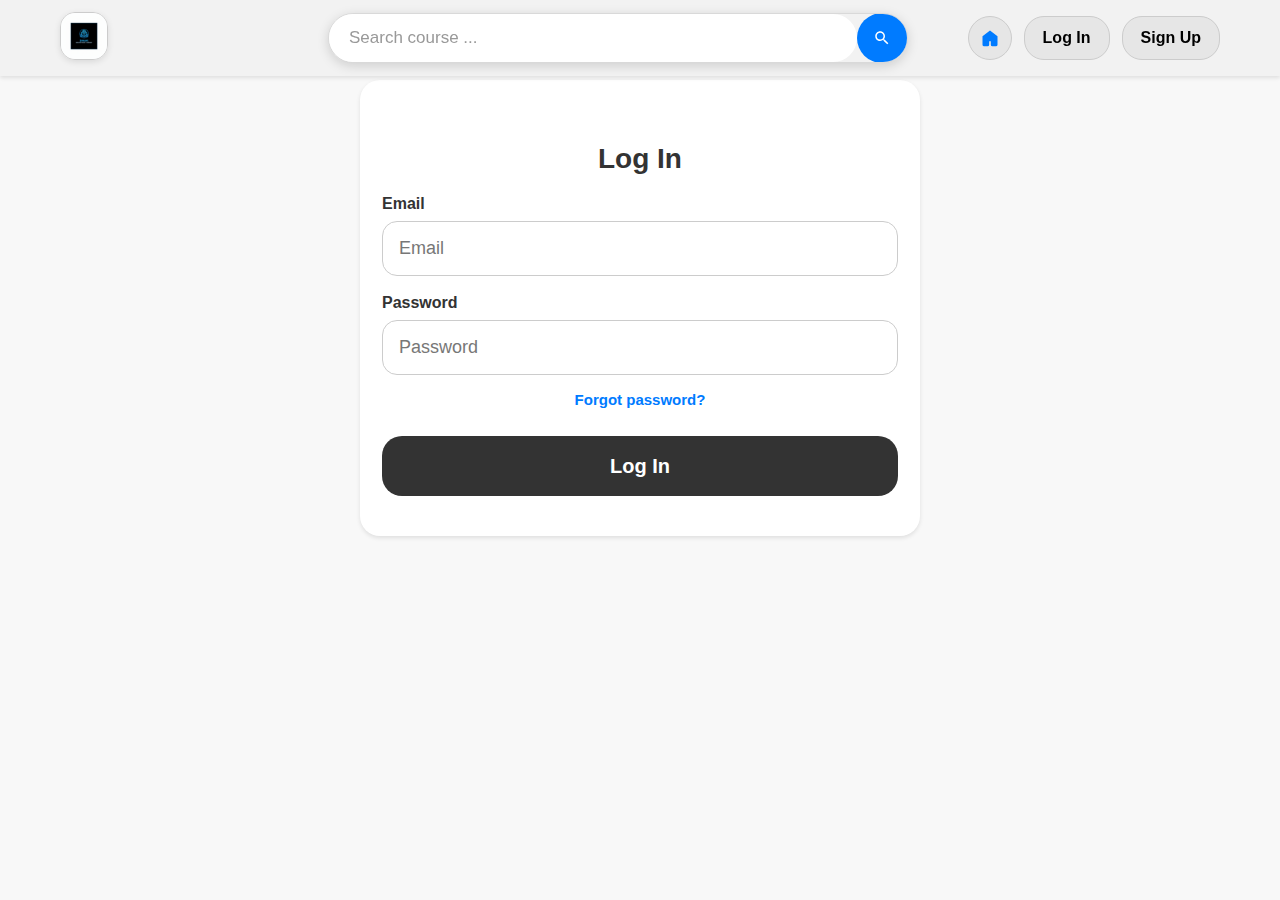
<file: HASSAN/index2.html>
<!-- index2.html -->
<!DOCTYPE html>
<html lang="ar" dir="rtl">
<head>
  <meta charset="UTF-8" />
  <meta name="viewport" content="width=device-width, initial-scale=1.0"/>
  <title>Log In</title>
  <link rel="stylesheet" href="login.css" />
</head>
<body>
  <header class="site-header">
    <div class="header-inner">
      <button class="burger-menu" id="burgerBtn" aria-label="القائمة">
        <span></span><span></span><span></span>
      </button>
      <nav class="nav-right" id="navMenu">
        <a class="btn-link" href="index.html">Sign Up</a>
        <a class="btn-link active" href="index2.html">Log In</a>
        <a class="home-btn" href="home.html" aria-label="Home">
          <svg viewBox="0 0 24 24"><path d="M12 3l9 7v10a2 2 0 0 1-2 2h-4a2 2 0 0 1-2-2v-4H11v4a2 2 0 0 1-2 2H5a2 2 0 0 1-2-2V10l9-7z"/></svg>
        </a>
      </nav>
      <div class="search-bar">
        <form action="search.html" class="search-form">
          <button type="submit" class="search-button" aria-label="بحث">
            <svg viewBox="0 0 24 24"><path d="M15.5 14h-.79l-.28-.27C15.41 12.59 16 11.11 16 9.5 16 5.91 13.09 3 9.5 3S3 5.91 3 9.5 5.91 16 9.5 16c1.61 0 3.09-.59 4.23-1.57l.27.28v.79l5 4.99L20.49 19l-4.99-5zm-6 0C7.01 14 5 11.99 5 9.5S7.01 5 9.5 5 14 7.01 14 9.5 11.99 14 9.5 14z"/></svg>
          </button>
          <input type="search" name="q" class="search-input" placeholder="Search course ..." required />
        </form>
      </div>
      <div class="logo-container">
        <img class="brand-logo-img" src="project2.png" alt="Logo" />
      </div>
    </div>
  </header>

  <div class="spacer"></div>

  <main>
    <h2>Log In</h2>
    <form class="signup-form" action="/api/login" method="post" autocomplete="on">
      <div class="field">
        <div class="field-top"><label for="email" class="label">Email</label></div>
        <input id="email" type="email" name="email" placeholder="Email" required aria-describedby="email-err" />
        <small id="email-err" class="error-text">Enter a valid email</small>
      </div>
      <div class="field">
  <div class="field-top">
    <label for="password" class="label">Password</label>
  </div>
  <input
    id="password"
    type="password"
    name="password"
    placeholder="Password"
    required
    minlength="8"
    pattern="^(?=.*[a-z])(?=.*[A-Z])(?=.*\d)(?=.*[^A-Za-z0-9]).{8,}$"
    aria-describedby="password-err"
  />
  <small id="password-err" class="error-text">
     Please enter your password
  </small>
  <a href="forgot.html" class="forgot-btn">?Forgot password</a>
</div>

     
      <div class="actions">
        <button type="submit" class="submit-btn">Log In</button>
      </div>
    </form>
  </main>

  <script>
    document.getElementById('burgerBtn').addEventListener('click', function(){
      this.classList.toggle('active');
      document.getElementById('navMenu').classList.toggle('active');
    });
  </script>
</body>
</html>
</file>
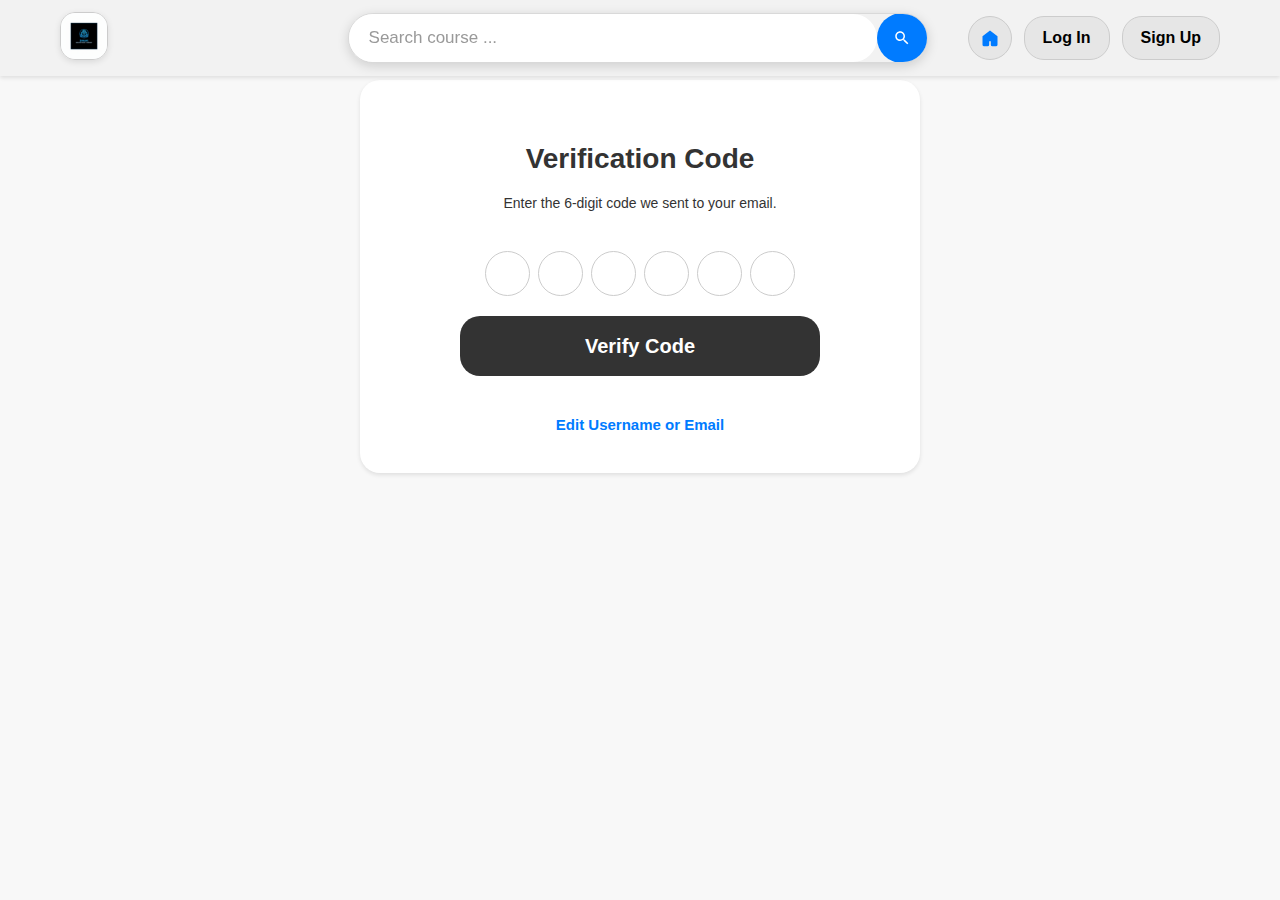
<file: HASSAN/verify.html>
<!DOCTYPE html>
<html lang="en" dir="ltr">
<head>
  <meta charset="UTF-8">
  <meta name="viewport" content="width=device-width, initial-scale=1.0">
  <title>Verify Code</title>
  <link rel="stylesheet" href="verify.css">
</head>
<body>
  <header class="site-header">
    <div class="header-inner">
      <button class="burger-menu" id="burgerBtn" aria-label="Menu">
        <span></span><span></span><span></span>
      </button>
      <div class="logo-container">
        <a href="home.html">
          <img src="project2.png" alt="Library logo" class="brand-logo-img">
        </a>
      </div>
      <div class="search-bar">
        <form action="search.html" method="get" class="search-form">
          <input type="search" name="q" class="search-input" placeholder="Search course ...">
          <button type="submit" class="search-button" aria-label="Search">
            <svg viewBox="0 0 24 24"><path d="M15.5 14h-.79l-.28-.27C15.41 12.59 16 11.11 16 9.5 16 5.91 13.09 3 9.5 3S3 5.91 3 9.5 5.91 16 9.5 16c1.61 0 3.09-.59 4.23-1.57l.27.28v.79l5 4.99L20.49 19l-4.99-5zm-6 0C7.01 14 5 11.99 5 9.5S7.01 5 9.5 5 14 7.01 14 9.5 11.99 14 9.5 14z"/></svg>
          </button>
        </form>
      </div>
      <nav class="nav-right" id="navMenu">
        <a class="home-btn" href="home.html" aria-label="Home">
          <svg viewBox="0 0 24 24"><path d="M12 3l9 7v10a2 2 0 0 1-2 2h-4a2 2 0 0 1-2-2v-4H11v4a2 2 0 0 1-2 2H5a2 2 0 0 1-2-2V10l9-7z"/></svg>
        </a>
        <a class="btn-link" href="index2.html">Log In</a>
        <a class="btn-link" href="index.html">Sign Up</a>
      </nav>
    </div>
  </header>

  <div class="spacer"></div>

  <main>
    <h2>Verification Code</h2>
    <p class="info-text">Enter the 6-digit code we sent to your email.</p>
    <form class="verify-form" action="/api/verify" method="post">
      <div class="code-inputs">
        <input type="text" maxlength="1" pattern="[0-9]">
        <input type="text" maxlength="1" pattern="[0-9]">
        <input type="text" maxlength="1" pattern="[0-9]">
        <input type="text" maxlength="1" pattern="[0-9]">
        <input type="text" maxlength="1" pattern="[0-9]">
        <input type="text" maxlength="1" pattern="[0-9]">
      </div>
      <button type="submit" class="submit-btn">Verify Code</button>
    </form>
    <a href="forgot.html" class="back-btn">Edit Username or Email</a>
  </main>

  <script>
    document.getElementById('burgerBtn').onclick = function() {
      this.classList.toggle('active');
      document.getElementById('navMenu').classList.toggle('active');
    };
  </script>
</body>
</html>
</file>
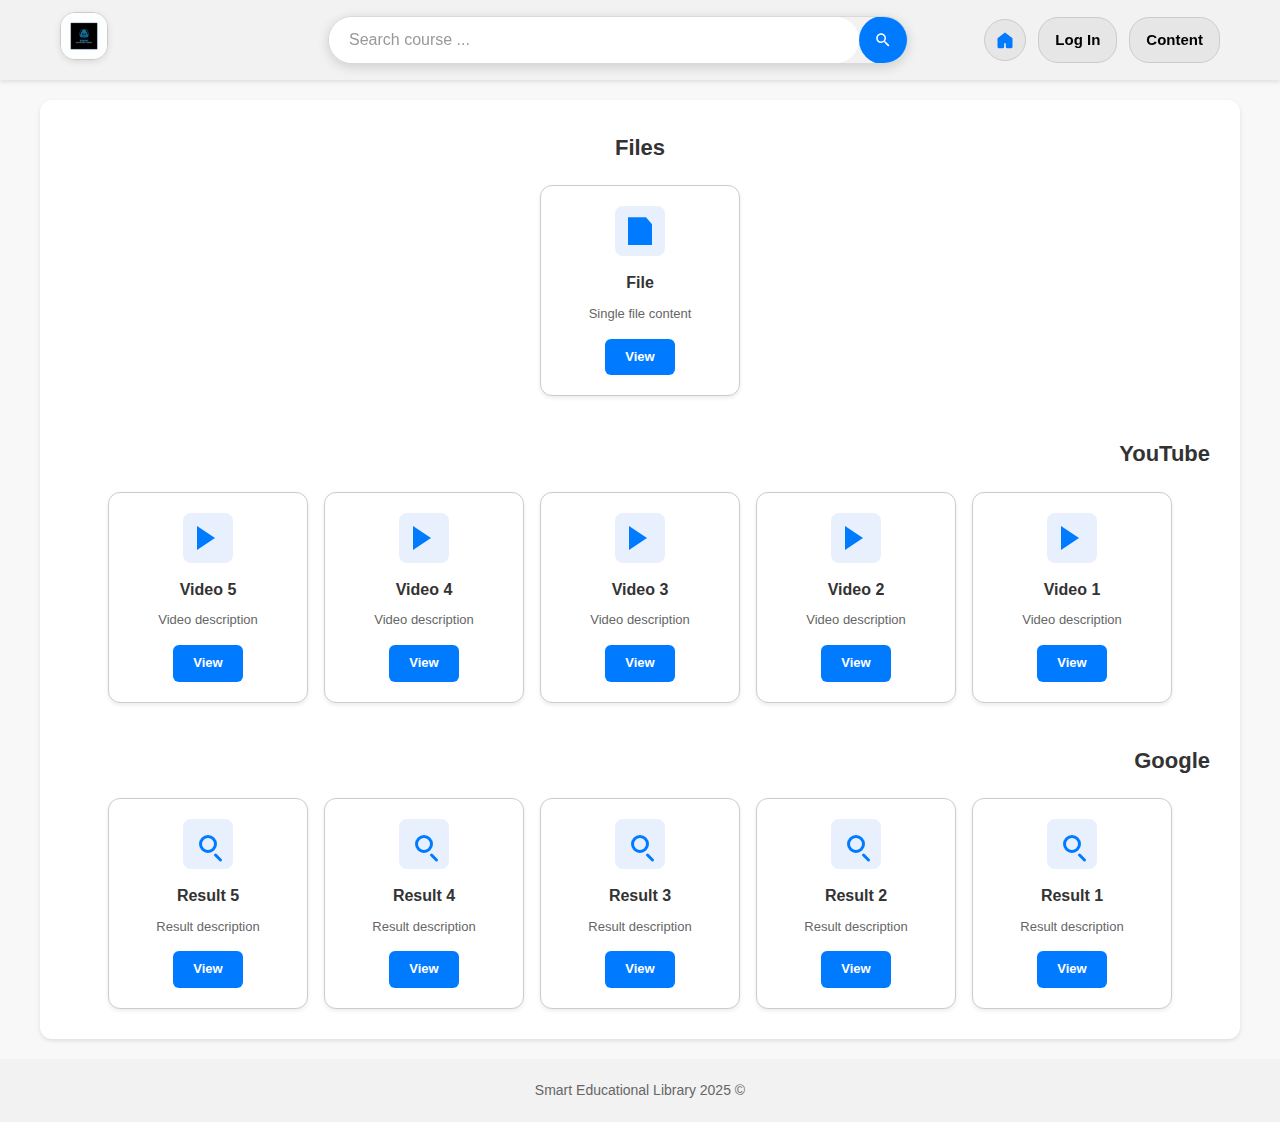
<file: HASSAN/view-content.html>
<!DOCTYPE html>
<html lang="ar" dir="rtl">
<head>
  <meta charset="UTF-8">
  <meta name="viewport" content="width=device-width, initial-scale=1.0">
  <title>View Page</title>
  <link rel="stylesheet" href="view-content.css">
</head>
<body>

  <header class="site-header">
    <div class="header-inner">

      <div class="burger-wrapper">
        <input type="checkbox" id="burger-toggle" class="burger-checkbox">
        <label for="burger-toggle" class="burger-menu">
          <span></span>
          <span></span>
          <span></span>
        </label>

        <nav class="nav-right">
          <a class="btn-link" href="content.html">Content</a>
          <a class="btn-link" href="index2.html">Log In</a>
          <a class="home-btn" href="home.html" aria-label="Home">
            <svg viewBox="0 0 24 24">
              <path d="M12 3l9 7v10a2 2 0 0 1-2 2h-4a2 2 0 0 1-2-2v-4H11v4a2 2 0 0 1-2 2H5a2 2 0 0 1-2-2V10l9-7z"/>
            </svg>
          </a>
        </nav>
      </div>

      <div class="search-bar">
        <form action="search.html" method="get" class="search-form">
          <button type="submit" class="search-button">
            <svg viewBox="0 0 24 24">
              <path d="M15.5 14h-.79l-.28-.27C15.41 12.59 16 11.11 16 9.5c0-3.59-2.91-6.5-6.5-6.5S3 5.91 3 9.5c0 3.59 2.91 6.5 6.5 6.5 1.61 0 3.09-.59 4.23-1.57l.27.28v.79l5 5L20.49 19l-5-5zm-6 0C7.01 14 5 11.99 5 9.5S7.01 5 9.5 5 14 7.01 14 9.5 11.99 14 9.5 14z"/>
            </svg>
          </button>
          <input type="search" name="q" class="search-input" placeholder="Search course ..." required>
        </form>
      </div>

      <div class="logo-container">
        <a href="home.html">
          <img src="project2.png" alt="Library logo" class="brand-logo-img">
        </a>
      </div>

    </div>
  </header>

  <div class="spacer"></div>

  <main class="dashboard">

    <section class="files-section">
      <div class="files-container">
        <h2>Files</h2>
        <div class="card-row single-center">
          <div class="card">
            <div class="icon"><div class="icon-file"></div></div>
            <h3>File</h3>
            <p>Single file content</p>
            <a href="#" class="contact-btn">View</a>
          </div>
        </div>
      </div>
    </section>

    <section>
      <h2>YouTube</h2>
      <div class="card-row">
        <div class="card">
          <div class="icon"><div class="icon-play"></div></div>
          <h3>Video 1</h3>
          <p>Video description</p>
          <a href="#" class="contact-btn">View</a>
        </div>
        <div class="card">
          <div class="icon"><div class="icon-play"></div></div>
          <h3>Video 2</h3>
          <p>Video description</p>
          <a href="#" class="contact-btn">View</a>
        </div>
        <div class="card">
          <div class="icon"><div class="icon-play"></div></div>
          <h3>Video 3</h3>
          <p>Video description</p>
          <a href="#" class="contact-btn">View</a>
        </div>
        <div class="card">
          <div class="icon"><div class="icon-play"></div></div>
          <h3>Video 4</h3>
          <p>Video description</p>
          <a href="#" class="contact-btn">View</a>
        </div>
        <div class="card">
          <div class="icon"><div class="icon-play"></div></div>
          <h3>Video 5</h3>
          <p>Video description</p>
          <a href="#" class="contact-btn">View</a>
        </div>
      </div>
    </section>

    <section>
      <h2>Google</h2>
      <div class="card-row">
        <div class="card">
          <div class="icon"><div class="icon-search"></div></div>
          <h3>Result 1</h3>
          <p>Result description</p>
          <a href="#" class="contact-btn">View</a>
        </div>
        <div class="card">
          <div class="icon"><div class="icon-search"></div></div>
          <h3>Result 2</h3>
          <p>Result description</p>
          <a href="#" class="contact-btn">View</a>
        </div>
        <div class="card">
          <div class="icon"><div class="icon-search"></div></div>
          <h3>Result 3</h3>
          <p>Result description</p>
          <a href="#" class="contact-btn">View</a>
        </div>
        <div class="card">
          <div class="icon"><div class="icon-search"></div></div>
          <h3>Result 4</h3>
          <p>Result description</p>
          <a href="#" class="contact-btn">View</a>
        </div>
        <div class="card">
          <div class="icon"><div class="icon-search"></div></div>
          <h3>Result 5</h3>
          <p>Result description</p>
          <a href="#" class="contact-btn">View</a>
        </div>
      </div>
    </section>

  </main>

  <footer class="site-footer">
    <p>© 2025 Smart Educational Library</p>
  </footer>

</body>
</html>
</file>
<file: HASSAN/index.css>
:root {
  --bg: #f8f8f8;
  --card: #fff;
  --text: #333;
  --muted: #666;
  --border: #ccc;
  --brand: #007BFF;
  --brand-700: #0056b3;
  --err: #e74c3c;
  --err-bg: #fceae9;
  --shadow: 0 2px 4px rgba(0,0,0,.1);
}

* {
  box-sizing: border-box;
}

body {
  margin: 0;
  padding: 0;
  font-family: Arial, sans-serif;
  background: var(--bg);
  color: var(--text);
}

.site-header {
  position: fixed;
  top: 0;
  left: 0;
  right: 0;
  background: #f2f2f2;
  box-shadow: var(--shadow);
  z-index: 10;
}

.header-inner {
  max-width: 1200px;
  margin: 0 auto;
  padding: 12px 20px;
  display: flex;
  align-items: center;
  justify-content: space-between;
  gap: 20px;
}

.burger-menu {
  display: none;
  flex-direction: column;
  background: transparent;
  border: none;
  cursor: pointer;
  padding: 4px;
  width: 32px;
  height: 32px;
  justify-content: center;
  align-items: center;
  gap: 3px;
}

.burger-menu span {
  width: 18px;
  height: 2px;
  background: var(--text);
  border-radius: 1px;
  transition: all 0.3s ease;
}

.burger-menu.active span:nth-child(1) {
  transform: rotate(45deg) translate(4px, 4px);
}

.burger-menu.active span:nth-child(2) {
  opacity: 0;
}

.burger-menu.active span:nth-child(3) {
  transform: rotate(-45deg) translate(4px, -4px);
}

.nav-right {
  display: flex;
  align-items: center;
  gap: 12px;
  flex-shrink: 0;
}

.btn-link {
  padding: 12px 18px;
  font-size: 16px;
  font-weight: 600;
  background: #e6e6e6;
  border: 1px solid var(--border);
  border-radius: 20px;
  color: #000;
  text-decoration: none;
  cursor: pointer;
  transition: background-color .2s;
  white-space: nowrap;
}

.btn-link:hover {
  background: #d4d4d4;
}

.home-btn {
  display: inline-flex;
  align-items: center;
  justify-content: center;
  width: 44px;
  height: 44px;
  background: #e6e6e6;
  border: 1px solid var(--border);
  border-radius: 22px;
  cursor: pointer;
  text-decoration: none;
  transition: background-color .2s;
}

.home-btn svg {
  width: 20px;
  height: 20px;
  fill: var(--brand);
}

.home-btn:hover {
  background: #d4d4d4;
}

.home-btn:hover svg {
  fill: var(--brand-700);
}

.search-bar {
  flex: 1;
  display: flex;
  justify-content: flex-end;
  max-width: 850px;
  margin-left: 200px;
  margin-right: 20px;
}

.search-form {
  display: flex;
  align-items: center;
  width: 100%;
  max-width: 580px;
  min-width: 450px;
  box-shadow: 0 3px 12px rgba(0,0,0,0.15);
  border-radius: 25px;
  overflow: hidden;
  height: 50px;
  border: 1px solid rgba(0,0,0,0.1);
}

.search-button {
  display: flex;
  align-items: center;
  justify-content: center;
  padding: 0;
  width: 50px;
  height: 50px;
  background: var(--brand);
  border: none;
  cursor: pointer;
  transition: background-color .2s;
  flex-shrink: 0;
  border-radius: 25px 0 0 25px;
}

.search-button svg {
  width: 18px;
  height: 18px;
  fill: #fff;
}

.search-button:hover {
  background: var(--brand-700);
}

.search-input {
  flex: 1;
  padding: 0 20px;
  font-size: 17px;
  border: none;
  outline: none;
  background: #fff;
  direction: ltr;
  text-align: left;
  height: 100%;
  min-width: 0;
  font-weight: 400;
  border-radius: 0 25px 25px 0;
}

.search-input::placeholder {
  color: #999;
  font-size: 17px;
  font-weight: 400;
}

.logo-container {
  flex-shrink: 0;
}

.brand-logo-img {
  width: 48px;
  height: 48px;
  object-fit: cover;
  border-radius: 15px;
  border: 1px solid var(--border);
  box-shadow: 0 2px 6px rgba(0,0,0,0.1);
}

.spacer {
  height: 80px;
}

main {
  max-width: 560px;
  margin: 0 auto;
  padding: 40px 22px;
  background: var(--card);
  box-shadow: var(--shadow);
  border-radius: 20px;
}

h2 {
  text-align: center;
  margin-bottom: 20px;
  color: var(--text);
  font-size: 28px;
  font-weight: 700;
}

.signup-form {
  display: flex;
  flex-direction: column;
  gap: 18px;
}

.field {
  display: flex;
  flex-direction: column;
  gap: 8px;
}

.field-top {
  display: flex;
  justify-content: flex-end;
}

.label {
  font-weight: 700;
  font-size: 16px;
  text-align: left;
}

.signup-form input {
  padding: 16px;
  font-size: 18px;
  font-weight: 500;
  border: 1px solid var(--border);
  border-radius: 15px;
  transition: border-color .12s, background-color .12s;
  direction: ltr;
  text-align: left;
}

.signup-form input:focus {
  border-color: var(--brand);
  outline: none;
}

.signup-form input::placeholder {
  font-weight: 500;
  color: #777;
}

.error-text {
  display: none;
  font-size: 14px;
  font-weight: 500;
  color: var(--err);
}

@supports selector(input:user-invalid) {
  .signup-form input:user-invalid {
    border-color: var(--err);
    background: var(--err-bg);
  }
  .signup-form input:user-invalid ~ .error-text {
    display: block;
  }
}

@supports not selector(input:user-invalid) {
  .field:has(input:focus:invalid) input {
    border-color: var(--err);
    background: var(--err-bg);
  }
  .field:has(input:focus:invalid) .error-text {
    display: block;
  }
}

.actions {
  margin-top: 10px;
}

.submit-btn {
  width: 100%;
  min-height: 60px;
  padding: 18px 24px;
  font-size: 20px;
  font-weight: 700;
  background: #333;
  color: #fff;
  border: none;
  border-radius: 20px;
  cursor: pointer;
  transition: background-color .2s;
}

.submit-btn:hover {
  background: var(--brand-700);
}

.terms {
  text-align: center;
  font-size: 16px;
  color: var(--muted);
  margin-top: 14px;
}

.terms a {
  color: var(--brand);
  text-decoration: none;
}

.terms a:hover {
  text-decoration: underline;
}

@media (max-width: 1200px) {
  .search-bar {
    margin-left: 150px;
  }
  .search-form {
    max-width: 520px;
    min-width: 380px;
  }
}

@media (max-width: 1024px) {
  .search-bar {
    margin-left: 100px;
  }
  .search-form {
    max-width: 480px;
    min-width: 350px;
  }
}

@media (max-width: 768px) {
  .burger-menu {
    display: flex;
    order: 1;
  }
  
  .header-inner {
    flex-direction: row;
    justify-content: space-between;
    align-items: center;
    padding: 10px 16px;
    gap: 12px;
  }
  
  .nav-right {
    display: none;
    position: fixed;
    top: 65px;
    left: 50%;
    transform: translateX(-50%);
    width: 90%;
    max-width: 400px;
    background: #fff;
    flex-direction: column;
    align-items: stretch;
    padding: 20px;
    gap: 12px;
    box-shadow: 0 4px 20px rgba(0,0,0,0.2);
    border-radius: 16px;
    z-index: 100;
  }
  
  .nav-right.active {
    display: flex;
  }
  
  .btn-link {
    width: 100%;
    padding: 16px 20px;
    font-size: 16px;
    font-weight: 600;
    text-align: center;
    background: #f5f5f5;
    border: 1px solid #e0e0e0;
    border-radius: 25px;
  }
  
  .btn-link:hover {
    background: #e8e8e8;
  }
  
  .nav-right .home-btn {
    width: 56px;
    height: 56px;
    margin: 8px auto 0;
    background: #fff;
    border: 2px solid #e0e0e0;
    border-radius: 28px;
  }
  
  .nav-right .home-btn svg {
    width: 24px;
    height: 24px;
  }
  
  .search-bar {
    order: 2;
    flex: 1;
    margin: 0 12px;
    max-width: none;
    justify-content: center;
  }
  
  .search-form {
    max-width: 100%;
    min-width: 0;
    width: 100%;
    height: 38px;
  }
  
  .search-button {
    width: 38px;
    height: 38px;
  }
  
  .search-button svg {
    width: 16px;
    height: 16px;
  }
  
  .search-input {
    font-size: 14px;
    padding: 0 12px;
  }
  
  .search-input::placeholder {
    font-size: 13px;
  }
  
  .logo-container {
    order: 3;
    flex-shrink: 0;
  }
  
  .brand-logo-img {
    width: 38px;
    height: 38px;
  }
  
  .spacer {
    height: 65px;
  }
  
  main {
    margin: 10px;
    padding: 25px 20px;
    max-width: none;
  }
  
  h2 {
    font-size: 22px;
    margin-bottom: 20px;
  }
  
  .signup-form input {
    min-height: 50px;
    font-size: 16px;
    padding: 15px 18px;
  }
  
  .submit-btn {
    min-height: 50px;
    font-size: 18px;
  }
  
  .terms {
    font-size: 15px;
  }
}

@media (max-width: 480px) {
  .header-inner {
    padding: 8px 12px;
  }
  
  .nav-right {
    top: 55px;
    width: 85%;
    max-width: 350px;
    padding: 16px;
  }
  
  .btn-link {
    padding: 14px 18px;
    font-size: 15px;
  }
  
  .nav-right .home-btn {
    width: 50px;
    height: 50px;
  }
  
  .search-form {
    height: 34px;
  }
  
  .search-button {
    width: 34px;
    height: 34px;
  }
  
  .search-button svg {
    width: 14px;
    height: 14px;
  }
  
  .search-input {
    font-size: 13px;
    padding: 0 10px;
  }
  
  .search-input::placeholder {
    font-size: 12px;
  }
  
  .brand-logo-img {
    width: 34px;
    height: 34px;
  }
  
  .spacer {
    height: 60px;
  }
  
  main {
    margin: 8px;
    padding: 20px 15px;
  }
  
  h2 {
    font-size: 20px;
  }
  
  .signup-form input {
    min-height: 48px;
    font-size: 15px;
    padding: 12px 16px;
  }
  
  .submit-btn {
    min-height: 48px;
    font-size: 16px;
  }
  
  .terms {
    font-size: 13px;
    margin-top: 15px;
  }
  
  .error-text {
    font-size: 13px;
  }
}
</file>
<file: AHMAD/content.css>
:root {
  --bg: #f8f8f8;
  --card: #fff;
  --text: #333;
  --muted: #666;
  --border: #ccc;
  --brand: #007BFF;
  --brand-700: #0056b3;
  --err: #e74c3c;
  --err-bg: #fceae9;
  --shadow: 0 2px 4px rgba(0,0,0,.1);
}

* {
  margin: 0;
  padding: 0;
  box-sizing: border-box;
}

body {
  font-family: Arial, sans-serif;
  background: var(--bg);
  color: var(--text);
  min-height: 100vh;
  display: flex;
  flex-direction: column;
  direction: rtl;
  line-height: 1.6;
  scrollbar-width: thin;
  scrollbar-color: #888 #f0f0f0;
}

.site-header {
  position: fixed;
  top: 0;
  left: 0;
  right: 0;
  background: #f2f2f2;
  box-shadow: var(--shadow);
  z-index: 10;
}

.header-inner {
  max-width: 1200px;
  margin: 0 auto;
  padding: 12px 20px;
  display: flex;
  align-items: center;
  justify-content: space-between;
  gap: 20px;
}

.burger-menu {
  display: none;
  flex-direction: column;
  background: transparent;
  border: none;
  cursor: pointer;
  padding: 4px;
  width: 32px;
  height: 32px;
  justify-content: center;
  align-items: center;
  gap: 3px;
}

.burger-menu span {
  width: 18px;
  height: 2px;
  background: var(--text);
  border-radius: 1px;
  transition: all 0.3s ease;
}

.burger-menu.active span:nth-child(1) {
  transform: rotate(45deg) translate(4px, 4px);
}

.burger-menu.active span:nth-child(2) {
  opacity: 0;
}

.burger-menu.active span:nth-child(3) {
  transform: rotate(-45deg) translate(4px, -4px);
}

.nav-right {
  display: flex;
  align-items: center;
  gap: 12px;
  flex-shrink: 0;
}

.btn-link {
  padding: 12px 18px;
  font-size: 16px;
  font-weight: 600;
  background: #e6e6e6;
  border: 1px solid var(--border);
  border-radius: 20px;
  color: #000;
  text-decoration: none;
  cursor: pointer;
  transition: background-color .2s;
  white-space: nowrap;
}

.btn-link:hover {
  background: #d4d4d4;
}

.home-btn {
  display: inline-flex;
  align-items: center;
  justify-content: center;
  width: 44px;
  height: 44px;
  background: #e6e6e6;
  border: 1px solid var(--border);
  border-radius: 22px;
  cursor: pointer;
  text-decoration: none;
  transition: background-color .2s;
}

.home-btn svg {
  width: 20px;
  height: 20px;
  fill: var(--brand);
}

.home-btn:hover {
  background: #d4d4d4;
}

.home-btn:hover svg {
  fill: var(--brand-700);
}

.search-bar {
  flex: 1;
  display: flex;
  justify-content: flex-end;
  max-width: 850px;
  margin-left: 200px;
  margin-right: 20px;
}

.search-form {
  display: flex;
  align-items: center;
  width: 100%;
  max-width: 580px;
  min-width: 450px;
  box-shadow: 0 3px 12px rgba(0,0,0,0.15);
  border-radius: 25px;
  overflow: hidden;
  height: 50px;
  border: 1px solid rgba(0,0,0,0.1);
}

.search-button {
  display: flex;
  align-items: center;
  justify-content: center;
  padding: 0;
  width: 50px;
  height: 50px;
  background: var(--brand);
  border: none;
  cursor: pointer;
  transition: background-color .2s;
  flex-shrink: 0;
  border-radius: 25px 0 0 25px;
}

.search-button svg {
  width: 18px;
  height: 18px;
  fill: #fff;
}

.search-button:hover {
  background: var(--brand-700);
}

.search-input {
  flex: 1;
  padding: 0 20px;
  font-size: 17px;
  border: none;
  outline: none;
  background: #fff;
  direction: ltr;
  text-align: left;
  height: 100%;
  min-width: 0;
  font-weight: 400;
  border-radius: 0 25px 25px 0;
}

.search-input::placeholder {
  color: #999;
  font-size: 17px;
  font-weight: 400;
}

.logo-container {
  flex-shrink: 0;
}

.brand-logo-img {
  width: 48px;
  height: 48px;
  object-fit: cover;
  border-radius: 15px;
  border: 1px solid var(--border);
  box-shadow: 0 2px 6px rgba(0,0,0,0.1);
}

.brand-logo-text {
  font-size: 18px;
  font-weight: bold;
  color: var(--brand);
}

.spacer {
  height: 80px;
}

main {
  flex: 1;
  display: flex;
  justify-content: center;
  align-items: center;
  padding: 40px 20px;
}

.frame-wrapper {
  width: 100%;
  display: flex;
  justify-content: center;
  position: relative;
  overflow-y: scroll;
  overflow-x: hidden;
  height: 60vh;
}

.frame-wrapper::-webkit-scrollbar {
  width: 12px;
  background: #f0f0f0;
}

.frame-wrapper::-webkit-scrollbar-thumb {
  background: #ccc;
  border-radius: 4px;
}

.frame-wrapper::-webkit-scrollbar-thumb:hover {
  background: #aaa;
}

.frame {
  display: grid;
  grid-template-columns: repeat(2, 1fr);
  gap: 20px;
  max-width: 900px;
  background: var(--card);
  padding: 30px;
  border-radius: 12px;
  box-shadow: 0 4px 12px rgba(0,0,0,0.1);
}

.card {
  background: var(--card);
  border: 1px solid var(--border);
  border-radius: 12px;
  text-align: center;
  padding: 20px 15px;
  transition: transform .2s, box-shadow .2s;
}

.card:hover {
  transform: translateY(-5px);
  box-shadow: 0 4px 12px rgba(0,0,0,0.1);
}

.card .circle {
  width: 70px;
  height: 70px;
  margin: 0 auto 10px;
  background: #f0f0f0;
  border-radius: 50%;
  display: flex;
  align-items: center;
  justify-content: center;
}

.card .circle svg {
  width: 36px;
  height: 36px;
  fill: #888;
}

.card h3 {
  font-size: 1rem;
  margin: 8px 0 4px;
  direction: rtl;
  color: var(--text);
}

.card p {
  margin: 3px 0;
  font-size: 0.9rem;
  direction: rtl;
  color: var(--muted);
}

.contact-btn {
  display: inline-block;
  margin-top: 10px;
  padding: 6px 12px;
  background: var(--brand);
  color: #fff;
  border-radius: 6px;
  text-decoration: none;
  transition: background-color .2s;
}

.contact-btn:hover {
  background: var(--brand-700);
}

.site-footer {
  text-align: center;
  padding: 20px;
  background: #f2f2f2;
  color: var(--muted);
  font-size: 14px;
}

@media (max-width: 1200px) {
  .search-bar {
    margin-left: 150px;
  }
  .search-form {
    max-width: 520px;
    min-width: 380px;
  }
}

@media (max-width: 1024px) {
  .search-bar {
    margin-left: 100px;
  }
  .search-form {
    max-width: 480px;
    min-width: 350px;
  }
}

@media (max-width: 768px) {
  .burger-menu {
    display: flex;
    order: 1;
  }
  .header-inner {
    flex-direction: row;
    justify-content: space-between;
    align-items: center;
    padding: 8px 12px;
    gap: 8px;
  }
  .nav-right {
    display: none;
    position: absolute;
    top: 100%;
    left: 0;
    right: 0;
    background: #f2f2f2;
    box-shadow: var(--shadow);
    flex-direction: column;
    padding: 10px;
    gap: 8px;
    z-index: 100;
  }
  .nav-right.active {
    display: flex;
  }
  .btn-link {
    width: 100%;
    max-width: 200px;
    justify-content: center;
    margin: 0 auto 6px;
    padding: 8px 16px;
    font-size: 14px;
    height: 36px;
  }
  .nav-right .home-btn {
    width: 44px;
    height: 44px;
    margin: 6px auto;
    max-width: 44px;
  }
  .nav-right .home-btn svg {
    width: 24px;
    height: 24px;
  }
  .search-bar {
    order: 2;
    flex: 1;
    margin: 0 8px;
    max-width: none;
    justify-content: center;
  }
  .search-form {
    max-width: 200px;
    width: 100%;
    height: 36px;
  }
  .search-button {
    width: 36px;
    height: 36px;
  }
  .search-input {
    font-size: 14px;
    padding: 0 10px;
  }
  .logo-container {
    order: 3;
    flex-shrink: 0;
  }
  .brand-logo-img {
    width: 36px;
    height: 36px;
  }
  .spacer {
    height: 70px;
  }
  .frame {
    grid-template-columns: 1fr;
    padding: 20px;
    gap: 15px;
  }
  .card {
    padding: 15px;
  }
}

@media (max-width: 480px) {
  .burger-menu {
    width: 28px;
    height: 28px;
    gap: 2px;
  }
  .burger-menu span {
    width: 16px;
    height: 2px;
  }
  .header-inner {
    padding: 6px 8px;
  }
  .nav-right {
    padding: 8px;
    gap: 4px;
  }
  .btn-link {
    max-width: 120px;
    font-size: 10px;
    height: 28px;
    padding: 4px 8px;
  }
  .nav-right .home-btn {
    width: 40px;
    height: 40px;
    max-width: 40px;
  }
  .nav-right .home-btn svg {
    width: 22px;
    height: 22px;
  }
  .search-form {
    max-width: 160px;
    height: 28px;
  }
  .search-button {
    width: 28px;
    height: 28px;
  }
  .search-input {
    font-size: 12px;
    padding: 0 6px;
  }
  .brand-logo-img {
    width: 28px;
    height: 28px;
  }
  .spacer {
    height: 50px;
  }
  .frame {
    gap: 12px;
    padding: 15px;
  }
  .card h3 {
    font-size: 0.9rem;
  }
  .card p {
    font-size: 0.8rem;
  }
  .contact-btn {
    padding: 4px 8px;
    font-size: 0.75rem;
  }
}
</file>
<file: BASIL/view-content.css>
:root {
  --bg: #f8f8f8;
  --card: #fff;
  --text: #333;
  --muted: #666;
  --border: #ccc;
  --brand: #007BFF;
  --brand-700: #0056b3;
  --err: #e74c3c;
  --err-bg: #fceae9;
  --shadow: 0 2px 4px rgba(0,0,0,.1);
}

* {
  margin: 0;
  padding: 0;
  box-sizing: border-box;
}

body {
  font-family: Arial, sans-serif;
  background: var(--bg);
  color: var(--text);
  min-height: 100vh;
  display: flex;
  flex-direction: column;
  direction: rtl;
  line-height: 1.6;
  scrollbar-width: thin;
  scrollbar-color: #888 #f0f0f0;
}

.site-header {
  position: fixed;
  top: 0;
  left: 0;
  right: 0;
  background: #f2f2f2;
  box-shadow: var(--shadow);
  z-index: 10;
}

.header-inner {
  max-width: 1200px;
  margin: 0 auto;
  padding: 12px 20px;
  display: flex;
  align-items: center;
  justify-content: space-between;
  gap: 20px;
}

.burger-menu {
  display: none;
  flex-direction: column;
  background: transparent;
  border: none;
  cursor: pointer;
  padding: 4px;
  width: 32px;
  height: 32px;
  justify-content: center;
  align-items: center;
  gap: 3px;
}

.burger-menu span {
  width: 18px;
  height: 2px;
  background: var(--text);
  border-radius: 1px;
  transition: all 0.3s ease;
}

.burger-menu.active span:nth-child(1) {
  transform: rotate(45deg) translate(4px, 4px);
}

.burger-menu.active span:nth-child(2) {
  opacity: 0;
}

.burger-menu.active span:nth-child(3) {
  transform: rotate(-45deg) translate(4px, -4px);
}

.nav-right {
  display: flex;
  align-items: center;
  gap: 12px;
  flex-shrink: 0;
}

.btn-link {
  padding: 12px 18px;
  font-size: 16px;
  font-weight: 600;
  background: #e6e6e6;
  border: 1px solid var(--border);
  border-radius: 20px;
  color: #000;
  text-decoration: none;
  cursor: pointer;
  transition: background-color .2s;
  white-space: nowrap;
}

.btn-link:hover {
  background: #d4d4d4;
}

.home-btn {
  display: inline-flex;
  align-items: center;
  justify-content: center;
  width: 44px;
  height: 44px;
  background: #e6e6e6;
  border: 1px solid var(--border);
  border-radius: 22px;
  cursor: pointer;
  text-decoration: none;
  transition: background-color .2s;
}

.home-btn svg {
  width: 20px;
  height: 20px;
  fill: var(--brand);
}

.home-btn:hover {
  background: #d4d4d4;
}

.home-btn:hover svg {
  fill: var(--brand-700);
}

.search-bar {
  flex: 1;
  display: flex;
  justify-content: flex-end;
  max-width: 850px;
  margin-left: 200px;
  margin-right: 20px;
}

.search-form {
  display: flex;
  align-items: center;
  width: 100%;
  max-width: 580px;
  min-width: 450px;
  box-shadow: 0 3px 12px rgba(0,0,0,0.15);
  border-radius: 25px;
  overflow: hidden;
  height: 50px;
  border: 1px solid rgba(0,0,0,0.1);
}

.search-button {
  display: flex;
  align-items: center;
  justify-content: center;
  padding: 0;
  width: 50px;
  height: 50px;
  background: var(--brand);
  border: none;
  cursor: pointer;
  transition: background-color .2s;
  flex-shrink: 0;
  border-radius: 25px 0 0 25px;
}

.search-button svg {
  width: 18px;
  height: 18px;
  fill: #fff;
}

.search-button:hover {
  background: var(--brand-700);
}

.search-input {
  flex: 1;
  padding: 0 20px;
  font-size: 17px;
  border: none;
  outline: none;
  background: #fff;
  direction: ltr;
  text-align: left;
  height: 100%;
  min-width: 0;
  font-weight: 400;
  border-radius: 0 25px 25px 0;
}

.search-input::placeholder {
  color: #999;
  font-size: 17px;
  font-weight: 400;
}

.logo-container {
  flex-shrink: 0;
}

.brand-logo-img {
  width: 48px;
  height: 48px;
  object-fit: cover;
  border-radius: 15px;
  border: 1px solid var(--border);
  box-shadow: 0 2px 6px rgba(0,0,0,0.1);
}

.brand-logo-text {
  font-size: 18px;
  font-weight: bold;
  color: var(--brand);
}

.spacer {
  height: 80px;
}

main {
  flex: 1;
  display: flex;
  justify-content: center;
  align-items: center;
  padding: 40px 20px;
}

.frame-wrapper {
  width: 100%;
  display: flex;
  justify-content: center;
  position: relative;
  overflow-y: scroll;
  overflow-x: hidden;
  height: 60vh;
}

.frame-wrapper::-webkit-scrollbar {
  width: 12px;
  background: #f0f0f0;
}

.frame-wrapper::-webkit-scrollbar-thumb {
  background: #ccc;
  border-radius: 4px;
}

.frame-wrapper::-webkit-scrollbar-thumb:hover {
  background: #aaa;
}

.frame {
  display: grid;
  grid-template-columns: repeat(2, 1fr);
  gap: 20px;
  max-width: 900px;
  background: var(--card);
  padding: 30px;
  border-radius: 12px;
  box-shadow: 0 4px 12px rgba(0,0,0,0.1);
}

.card {
  background: var(--card);
  border: 1px solid var(--border);
  border-radius: 12px;
  text-align: center;
  padding: 20px 15px;
  transition: transform .2s, box-shadow .2s;
}

.card:hover {
  transform: translateY(-5px);
  box-shadow: 0 4px 12px rgba(0,0,0,0.1);
}

.card .circle {
  width: 70px;
  height: 70px;
  margin: 0 auto 10px;
  background: #f0f0f0;
  border-radius: 50%;
  display: flex;
  align-items: center;
  justify-content: center;
}

.card .circle svg {
  width: 36px;
  height: 36px;
  fill: #888;
}

.card h3 {
  font-size: 1rem;
  margin: 8px 0 4px;
  direction: rtl;
  color: var(--text);
}

.card p {
  margin: 3px 0;
  font-size: 0.9rem;
  direction: rtl;
  color: var(--muted);
}

.contact-btn {
  display: inline-block;
  margin-top: 10px;
  padding: 6px 12px;
  background: var(--brand);
  color: #fff;
  border-radius: 6px;
  text-decoration: none;
  transition: background-color .2s;
}

.contact-btn:hover {
  background: var(--brand-700);
}

.site-footer {
  text-align: center;
  padding: 20px;
  background: #f2f2f2;
  color: var(--muted);
  font-size: 14px;
}

@media (max-width: 1200px) {
  .search-bar {
    margin-left: 150px;
  }
  .search-form {
    max-width: 520px;
    min-width: 380px;
  }
}

@media (max-width: 1024px) {
  .search-bar {
    margin-left: 100px;
  }
  .search-form {
    max-width: 480px;
    min-width: 350px;
  }
}

@media (max-width: 768px) {
  .burger-menu {
    display: flex;
    order: 1;
  }
  .header-inner {
    flex-direction: row;
    justify-content: space-between;
    align-items: center;
    padding: 8px 12px;
    gap: 8px;
  }
  .nav-right {
    display: none;
    position: absolute;
    top: 100%;
    left: 0;
    right: 0;
    background: #f2f2f2;
    box-shadow: var(--shadow);
    flex-direction: column;
    padding: 10px;
    gap: 8px;
    z-index: 100;
  }
  .nav-right.active {
    display: flex;
  }
  .btn-link {
    width: 100%;
    max-width: 200px;
    justify-content: center;
    margin: 0 auto 6px;
    padding: 8px 16px;
    font-size: 14px;
    height: 36px;
  }
  .nav-right .home-btn {
    width: 44px;
    height: 44px;
    margin: 6px auto;
    max-width: 44px;
  }
  .nav-right .home-btn svg {
    width: 24px;
    height: 24px;
  }
  .search-bar {
    order: 2;
    flex: 1;
    margin: 0 8px;
    max-width: none;
    justify-content: center;
  }
  .search-form {
    max-width: 200px;
    width: 100%;
    height: 36px;
  }
  .search-button {
    width: 36px;
    height: 36px;
  }
  .search-input {
    font-size: 14px;
    padding: 0 10px;
  }
  .logo-container {
    order: 3;
    flex-shrink: 0;
  }
  .brand-logo-img {
    width: 36px;
    height: 36px;
  }
  .spacer {
    height: 70px;
  }
  .frame {
    grid-template-columns: 1fr;
    padding: 20px;
    gap: 15px;
  }
  .card {
    padding: 15px;
  }
}

@media (max-width: 480px) {
  .burger-menu {
    width: 28px;
    height: 28px;
    gap: 2px;
  }
  .burger-menu span {
    width: 16px;
    height: 2px;
  }
  .header-inner {
    padding: 6px 8px;
  }
  .nav-right {
    padding: 8px;
    gap: 4px;
  }
  .btn-link {
    max-width: 120px;
    font-size: 10px;
    height: 28px;
    padding: 4px 8px;
  }
  .nav-right .home-btn {
    width: 40px;
    height: 40px;
    max-width: 40px;
  }
  .nav-right .home-btn svg {
    width: 22px;
    height: 22px;
  }
  .search-form {
    max-width: 160px;
    height: 28px;
  }
  .search-button {
    width: 28px;
    height: 28px;
  }
  .search-input {
    font-size: 12px;
    padding: 0 6px;
  }
  .brand-logo-img {
    width: 28px;
    height: 28px;
  }
  .spacer {
    height: 50px;
  }
  .frame {
    gap: 12px;
    padding: 15px;
  }
  .card h3 {
    font-size: 0.9rem;
  }
  .card p {
    font-size: 0.8rem;
  }
  .contact-btn {
    padding: 4px 8px;
    font-size: 0.75rem;
  }
}

  @media (max-width:768px){
    .burger-menu{display:flex;}
    .nav-right{
      display:none;
      position:absolute;
      top:100%;
      left:0;
      right:0;
      background:#f2f2f2;
      flex-direction:column;
      padding:10px;
      gap:6px;
      z-index:100;
    }
    .nav-right.active{display:flex;}

    .role-cards{grid-template-columns:repeat(2,1fr); gap:10px;}
    .cta-section{grid-template-columns:repeat(2,1fr); gap:10px;}
  }




/* إضافة الأيقونات المصممة بـ CSS */

/* Dashboard Styles */
.dashboard {
  max-width: 1100px;
  margin: 20px auto;
  padding: 30px;
  background: var(--card);
  border-radius: 12px;
  box-shadow: var(--shadow);
}

.row-header {
  display: flex;
  align-items: center;
  justify-content: space-between;
  margin-bottom: 15px;
}

.controls {
  display: flex;
  gap: 5px;
}

.card-row {
  display: flex;
  gap: 16px;
  overflow: hidden;
  transition: transform 0.3s ease;
  margin-bottom: 40px;
}

.card {
  min-width: 200px;
  background: var(--card);
  border: 1px solid var(--border);
  border-radius: 10px;
  padding: 18px;
  transition: all 0.2s ease;
  cursor: pointer;
}

.card:hover {
  box-shadow: 0 6px 18px rgba(0,0,0,0.15);
  transform: translateY(-4px);
  border-color: var(--brand);
}

.card .icon {
  width: 40px;
  height: 40px;
  border-radius: 6px;
  background: #e8f0fe;
  display: flex;
  align-items: center;
  justify-content: center;
  margin-bottom: 12px;
}

.card h3 {
  margin: 0 0 8px 0;
  font-size: 15px;
  font-weight: 600;
  color: var(--text);
}

.card p {
  margin: 0;
  font-size: 13px;
  color: var(--muted);
  line-height: 1.4;
}

/* أيقونات CSS مصممة يدوياً */

/* أيقونة الموبايل */
.icon-mobile {
  width: 20px;
  height: 24px;
  background: var(--brand);
  border-radius: 3px;
  position: relative;
}
.icon-mobile::before {
  content: '';
  position: absolute;
  top: 3px;
  left: 50%;
  transform: translateX(-50%);
  width: 8px;
  height: 1px;
  background: white;
  border-radius: 1px;
}
.icon-mobile::after {
  content: '';
  position: absolute;
  bottom: 3px;
  left: 50%;
  transform: translateX(-50%);
  width: 4px;
  height: 4px;
  background: white;
  border-radius: 50%;
}

/* أيقونة اللابتوب */
.icon-laptop {
  width: 24px;
  height: 16px;
  background: var(--brand);
  border-radius: 2px 2px 0 0;
  position: relative;
}
.icon-laptop::before {
  content: '';
  position: absolute;
  bottom: -3px;
  left: -2px;
  width: 28px;
  height: 3px;
  background: var(--brand);
  border-radius: 0 0 2px 2px;
}
.icon-laptop::after {
  content: '';
  position: absolute;
  top: 2px;
  left: 2px;
  width: 20px;
  height: 10px;
  background: white;
  border-radius: 1px;
}

/* أيقونة الألعاب */
.icon-gamepad {
  width: 26px;
  height: 16px;
  background: var(--brand);
  border-radius: 8px;
  position: relative;
}
.icon-gamepad::before {
  content: '';
  position: absolute;
  top: 4px;
  left: 4px;
  width: 6px;
  height: 2px;
  background: white;
  box-shadow: 0 4px 0 white, 12px 0 0 white, 12px 4px 0 white;
}

/* أيقونة الموسيقى */
.icon-music {
  width: 18px;
  height: 20px;
  position: relative;
}
.icon-music::before {
  content: '';
  position: absolute;
  top: 0;
  right: 0;
  width: 3px;
  height: 16px;
  background: var(--brand);
  border-radius: 1px;
}
.icon-music::after {
  content: '';
  position: absolute;
  bottom: 0;
  right: -3px;
  width: 6px;
  height: 6px;
  background: var(--brand);
  border-radius: 50%;
}

/* أيقونة التلفزيون */
.icon-tv {
  width: 24px;
  height: 16px;
  background: var(--brand);
  border-radius: 2px;
  position: relative;
}
.icon-tv::before {
  content: '';
  position: absolute;
  top: 2px;
  left: 2px;
  width: 20px;
  height: 10px;
  background: white;
  border-radius: 1px;
}
.icon-tv::after {
  content: '';
  position: absolute;
  bottom: -4px;
  left: 50%;
  transform: translateX(-50%);
  width: 8px;
  height: 4px;
  background: var(--brand);
  border-radius: 0 0 2px 2px;
}

/* أيقونة التشغيل */
.icon-play {
  width: 0;
  height: 0;
  border-left: 16px solid var(--brand);
  border-top: 10px solid transparent;
  border-bottom: 10px solid transparent;
  margin-left: 2px;
}

/* أيقونة البحث */
.icon-search {
  width: 16px;
  height: 16px;
  border: 3px solid var(--brand);
  border-radius: 50%;
  position: relative;
}
.icon-search::after {
  content: '';
  position: absolute;
  bottom: -8px;
  right: -8px;
  width: 8px;
  height: 3px;
  background: var(--brand);
  border-radius: 2px;
  transform: rotate(45deg);
}

/* أسهم التنقل */
.arrow-left {
  width: 0;
  height: 0;
  border-right: 8px solid var(--text);
  border-top: 6px solid transparent;
  border-bottom: 6px solid transparent;
}

.arrow-right {
  width: 0;
  height: 0;
  border-left: 8px solid var(--text);
  border-top: 6px solid transparent;
  border-bottom: 6px solid transparent;
}

/* Responsive */
@media (max-width: 768px) {
  .dashboard {
    margin: 10px;
    padding: 20px;
  }

  .card {
    min-width: 160px;
    padding: 15px;
  }

  .card-row {
    gap: 12px;
  }
}
/* أيقونة الملفات */
.icon-file {
  width: 20px;
  height: 24px;
  background: var(--brand);
  position: relative;
  clip-path: polygon(0 0, 80% 0, 100% 20%, 100% 100%, 0% 100%);
}
.icon-file::before {
  content: '';
  position: absolute;
  top: 0;
  right: 0;
  width: 20%;
  height: 20%;
  background: rgba(255,255,255,0.6);
}
</file>
<file: HASSAN/content.css>
:root {
  --bg: #f8f8f8;
  --card: #fff;
  --text: #333;
  --muted: #666;
  --border: #ccc;
  --brand: #007BFF;
  --brand-700: #0056b3;
  --err: #e74c3c;
  --err-bg: #fceae9;
  --shadow: 0 2px 4px rgba(0,0,0,.1);
}

* {
  margin: 0;
  padding: 0;
  box-sizing: border-box;
}

body {
  font-family: Arial, sans-serif;
  background: var(--bg);
  color: var(--text);
  min-height: 100vh;
  display: flex;
  flex-direction: column;
  direction: rtl;
  line-height: 1.6;
  scrollbar-width: thin;
  scrollbar-color: #888 #f0f0f0;
}

.site-header {
  position: fixed;
  top: 0;
  left: 0;
  right: 0;
  background: #f2f2f2;
  box-shadow: var(--shadow);
  z-index: 10;
}

.header-inner {
  max-width: 1200px;
  margin: 0 auto;
  padding: 12px 20px;
  display: flex;
  align-items: center;
  justify-content: space-between;
  gap: 20px;
}

.burger-menu {
  display: none;
  flex-direction: column;
  background: transparent;
  border: none;
  cursor: pointer;
  padding: 4px;
  width: 32px;
  height: 32px;
  justify-content: center;
  align-items: center;
  gap: 3px;
}

.burger-menu span {
  width: 18px;
  height: 2px;
  background: var(--text);
  border-radius: 1px;
  transition: all 0.3s ease;
}

.burger-menu.active span:nth-child(1) {
  transform: rotate(45deg) translate(4px, 4px);
}

.burger-menu.active span:nth-child(2) {
  opacity: 0;
}

.burger-menu.active span:nth-child(3) {
  transform: rotate(-45deg) translate(4px, -4px);
}

.nav-right {
  display: flex;
  align-items: center;
  gap: 12px;
  flex-shrink: 0;
}

.btn-link {
  padding: 12px 18px;
  font-size: 16px;
  font-weight: 600;
  background: #e6e6e6;
  border: 1px solid var(--border);
  border-radius: 20px;
  color: #000;
  text-decoration: none;
  cursor: pointer;
  transition: background-color .2s;
  white-space: nowrap;
}

.btn-link:hover {
  background: #d4d4d4;
}

.home-btn {
  display: inline-flex;
  align-items: center;
  justify-content: center;
  width: 44px;
  height: 44px;
  background: #e6e6e6;
  border: 1px solid var(--border);
  border-radius: 22px;
  cursor: pointer;
  text-decoration: none;
  transition: background-color .2s;
}

.home-btn svg {
  width: 20px;
  height: 20px;
  fill: var(--brand);
}

.home-btn:hover {
  background: #d4d4d4;
}

.home-btn:hover svg {
  fill: var(--brand-700);
}

.search-bar {
  flex: 1;
  display: flex;
  justify-content: flex-end;
  max-width: 850px;
  margin-left: 200px;
  margin-right: 20px;
}

.search-form {
  display: flex;
  align-items: center;
  width: 100%;
  max-width: 580px;
  min-width: 450px;
  box-shadow: 0 3px 12px rgba(0,0,0,0.15);
  border-radius: 25px;
  overflow: hidden;
  height: 50px;
  border: 1px solid rgba(0,0,0,0.1);
}

.search-button {
  display: flex;
  align-items: center;
  justify-content: center;
  padding: 0;
  width: 50px;
  height: 50px;
  background: var(--brand);
  border: none;
  cursor: pointer;
  transition: background-color .2s;
  flex-shrink: 0;
  border-radius: 25px 0 0 25px;
}

.search-button svg {
  width: 18px;
  height: 18px;
  fill: #fff;
}

.search-button:hover {
  background: var(--brand-700);
}

.search-input {
  flex: 1;
  padding: 0 20px;
  font-size: 17px;
  border: none;
  outline: none;
  background: #fff;
  direction: ltr;
  text-align: left;
  height: 100%;
  min-width: 0;
  font-weight: 400;
  border-radius: 0 25px 25px 0;
}

.search-input::placeholder {
  color: #999;
  font-size: 17px;
  font-weight: 400;
}

.logo-container {
  flex-shrink: 0;
}

.brand-logo-img {
  width: 48px;
  height: 48px;
  object-fit: cover;
  border-radius: 15px;
  border: 1px solid var(--border);
  box-shadow: 0 2px 6px rgba(0,0,0,0.1);
}

.brand-logo-text {
  font-size: 18px;
  font-weight: bold;
  color: var(--brand);
}

.spacer {
  height: 80px;
}

main {
  flex: 1;
  display: flex;
  justify-content: center;
  align-items: center;
  padding: 40px 20px;
}

.frame-wrapper {
  width: 100%;
  display: flex;
  justify-content: center;
  position: relative;
  overflow-y: visible;
  overflow-x: hidden;
  height: auto;
  z-index: 1;
  background: transparent !important;
  box-shadow: none !important;
  padding: 0 !important;
}

.frame-wrapper::-webkit-scrollbar {
  width: 12px;
  background: #f0f0f0;
}

.frame-wrapper::-webkit-scrollbar-thumb {
  background: #ccc;
  border-radius: 4px;
}

.frame-wrapper::-webkit-scrollbar-thumb:hover {
  background: #aaa;
}

.frame {
  display: grid;
  grid-template-columns: repeat(2, 1fr);
  gap: 20px;
  max-width: 900px;
  background: transparent !important;
  box-shadow: none !important;
  padding: 0 !important;
}

.card {
  background: var(--card);
  border: 1px solid var(--border);
  border-radius: 12px;
  text-align: center;
  padding: 20px 15px;
  transition: transform .2s, box-shadow .2s;
}

.card:hover {
  transform: translateY(-5px);
  box-shadow: 0 4px 12px rgba(0,0,0,0.1);
}

.card .circle {
  width: 70px;
  height: 70px;
  margin: 0 auto 10px;
  background: #f0f0f0;
  border-radius: 50%;
  display: flex;
  align-items: center;
  justify-content: center;
}

.card .circle svg {
  width: 36px;
  height: 36px;
  fill: #888;
}

.card h3 {
  font-size: 1rem;
  margin: 8px 0 4px;
  direction: rtl;
  color: var(--text);
}

.card p {
  margin: 3px 0;
  font-size: 0.9rem;
  direction: rtl;
  color: var(--muted);
}

.contact-btn {
  display: inline-block;
  margin-top: 10px;
  padding: 6px 12px;
  background: var(--brand);
  color: #fff;
  border-radius: 6px;
  text-decoration: none;
  transition: background-color .2s;
}

.contact-btn:hover {
  background: var(--brand-700);
}

.site-footer {
  text-align: center;
  padding: 20px;
  background: #f2f2f2;
  color: var(--muted);
  font-size: 14px;
}

@media (max-width: 1200px) {
  .search-bar {
    margin-left: 150px;
  }

  .search-form {
    max-width: 520px;
    min-width: 380px;
  }
}

@media (max-width: 1024px) {
  .search-bar {
    margin-left: 100px;
  }

  .search-form {
    max-width: 480px;
    min-width: 350px;
  }
}

@media (max-width: 768px) {
  .burger-menu {
    display: flex;
    order: 1;
  }

  .header-inner {
    flex-direction: row;
    justify-content: space-between;
    align-items: center;
    padding: 10px 16px;
    gap: 12px;
  }

  .nav-right {
    display: none;
    position: fixed;
    top: 65px;
    left: 50%;
    transform: translateX(-50%);
    width: 90%;
    max-width: 400px;
    background: #fff;
    flex-direction: column;
    align-items: stretch;
    padding: 20px;
    gap: 12px;
    box-shadow: 0 4px 20px rgba(0,0,0,0.2);
    border-radius: 16px;
    z-index: 100;
  }

  .nav-right.active {
    display: flex;
  }

  .btn-link {
    width: 100%;
    padding: 16px 20px;
    font-size: 16px;
    font-weight: 600;
    text-align: center;
    background: #f5f5f5;
    border: 1px solid #e0e0e0;
    border-radius: 25px;
  }

  .btn-link:hover {
    background: #e8e8e8;
  }

  .nav-right .home-btn {
    width: 56px;
    height: 56px;
    margin: 8px auto 0;
    background: #fff;
    border: 2px solid #e0e0e0;
    border-radius: 28px;
  }

  .nav-right .home-btn svg {
    width: 24px;
    height: 24px;
  }

  .search-bar {
    order: 2;
    flex: 1;
    margin: 0 12px;
    max-width: none;
    justify-content: center;
  }

  .search-form {
    max-width: 100%;
    min-width: 0;
    width: 100%;
    height: 38px;
  }

  .search-button {
    width: 38px;
    height: 38px;
  }

  .search-button svg {
    width: 16px;
    height: 16px;
  }

  .search-input {
    font-size: 14px;
    padding: 0 12px;
  }

  .search-input::placeholder {
    font-size: 13px;
  }

  .logo-container {
    order: 3;
    flex-shrink: 0;
  }

  .brand-logo-img {
    width: 38px;
    height: 38px;
  }

  .spacer {
    height: 65px;
  }

  .card {
    padding: 15px;
  }

  .frame-wrapper {
    z-index: 1;
    overflow-y: scroll;
    height: 60vh;
  }
}

@media (max-width: 480px) {
  .burger-menu {
    width: 28px;
    height: 28px;
    gap: 2px;
  }

  .burger-menu span {
    width: 16px;
    height: 2px;
  }

  .header-inner {
    padding: 8px 12px;
  }

  .nav-right {
    top: 55px;
    width: 85%;
    max-width: 350px;
    padding: 16px;
  }

  .btn-link {
    padding: 14px 18px;
    font-size: 15px;
  }

  .nav-right .home-btn {
    width: 50px;
    height: 50px;
  }

  .search-form {
    height: 34px;
  }

  .search-button {
    width: 34px;
    height: 34px;
  }

  .search-button svg {
    width: 14px;
    height: 14px;
  }

  .search-input {
    font-size: 13px;
    padding: 0 10px;
  }

  .search-input::placeholder {
    font-size: 12px;
  }

  .brand-logo-img {
    width: 34px;
    height: 34px;
  }

  .spacer {
    height: 60px;
  }

  .frame {
    gap: 12px;
  }

  .card h3 {
    font-size: 0.9rem;
  }

  .card p {
    font-size: 0.8rem;
  }

  .contact-btn {
    padding: 4px 8px;
    font-size: 0.75rem;
  }
}
</file>
<file: HASSAN/forgot.css>
:root {
  --bg: #f8f8f8;
  --card: #fff;
  --text: #333;
  --muted: #666;
  --border: #ccc;
  --brand: #007BFF;
  --brand-700: #0056b3;
  --err: #e74c3c;
  --err-bg: #fceae9;
  --shadow: 0 2px 4px rgba(0,0,0,.1);
}
* {
  box-sizing: border-box;
}
body {
  margin: 0;
  padding: 0;
  font-family: Arial, sans-serif;
  background: var(--bg);
  color: var(--text);
}

/* Header */
.site-header {
  position: fixed;
  top: 0; left: 0; right: 0;
  background: #f2f2f2;
  box-shadow: var(--shadow);
  z-index: 10;
}
.header-inner {
  max-width: 1200px;
  margin: 0 auto;
  padding: 12px 20px;
  display: flex;
  align-items: center;
  justify-content: space-between;
  gap: 20px;
}
.burger-menu {
  display: none;
  flex-direction: column;
  background: transparent;
  border: none;
  cursor: pointer;
  padding: 4px;
  width: 32px; height: 32px;
  justify-content: center; align-items: center; gap: 3px;
}
.burger-menu span {
  width: 18px; height: 2px;
  background: var(--text);
  border-radius: 1px;
  transition: all .3s ease;
}
.burger-menu.active span:nth-child(1) {
  transform: rotate(45deg) translate(4px,4px);
}
.burger-menu.active span:nth-child(2) {
  opacity: 0;
}
.burger-menu.active span:nth-child(3) {
  transform: rotate(-45deg) translate(4px,-4px);
}
.nav-right {
  display: flex;
  align-items: center;
  gap: 12px;
  flex-shrink: 0;
}
.btn-link {
  padding: 12px 18px;
  font-size: 16px;
  font-weight: 600;
  background: #e6e6e6;
  border: 1px solid var(--border);
  border-radius: 20px;
  color: #000;
  text-decoration: none;
  cursor: pointer;
  transition: background-color .2s;
  white-space: nowrap;
}
.btn-link:hover {
  background: #d4d4d4;
}
.home-btn {
  display: inline-flex;
  align-items: center; justify-content: center;
  width: 44px; height: 44px;
  background: #e6e6e6;
  border: 1px solid var(--border);
  border-radius: 22px;
  cursor: pointer;
  text-decoration: none;
  transition: background-color .2s;
}
.home-btn svg {
  width: 20px; height: 20px;
  fill: var(--brand);
}
.home-btn:hover {
  background: #d4d4d4;
}
.home-btn:hover svg {
  fill: var(--brand-700);
}

/* Search Bar */
.search-bar {
  flex: 1;
  display: flex;
  justify-content: flex-end;
  max-width: 850px;
  margin-left: 200px;
  margin-right: 20px;
}
.search-form {
  display: flex;
  align-items: center;
  width: 100%;
  max-width: 580px;
  min-width: 450px;
  box-shadow: 0 3px 12px rgba(0,0,0,0.15);
  border-radius: 25px;
  overflow: hidden;
  height: 50px;
  border: 1px solid rgba(0,0,0,0.1);
  background: #fff;
}
.search-button {
  display: flex;
  align-items: center;
  justify-content: center;
  padding: 0;
  width: 50px;
  height: 50px;
  background: var(--brand);
  border: none;
  cursor: pointer;
  transition: background-color .2s;
  flex-shrink: 0;
  border-radius: 25px 0 0 25px;
}
.search-button svg {
  width: 18px;
  height: 18px;
  fill: #fff;
}
.search-button:hover {
  background: var(--brand-700);
}
.search-input {
  flex: 1;
  padding: 0 20px;
  font-size: 17px;
  border: none;
  outline: none;
  background: transparent;
  direction: ltr;
  text-align: left;
  height: 100%;
  min-width: 0;
  font-weight: 400;
  border-radius: 0 25px 25px 0;
}
.search-input::placeholder {
  color: #999;
  font-size: 17px;
  font-weight: 400;
}

.logo-container {
  flex-shrink: 0;
}
.brand-logo-img {
  width: 48px;
  height: 48px;
  object-fit: cover;
  border-radius: 15px;
  border: 1px solid var(--border);
  box-shadow: 0 2px 6px rgba(0,0,0,0.1);
}

/* Main Content */
.spacer {
  height: 80px;
}
main {
  max-width: 560px;
  margin: 0 auto;
  padding: 40px 22px;
  background: var(--card);
  box-shadow: var(--shadow);
  border-radius: 20px;
}
h2 {
  text-align: center;
  margin-bottom: 12px;
  color: var(--text);
  font-size: 28px;
  font-weight: 700;
}

.info-text {
  text-align: center;
  font-size: 15px;
  color: var(--muted);
  margin-bottom: 24px;
  line-height: 1.6;
}

/* Form */
.signup-form {
  display: flex;
  flex-direction: column;
  gap: 18px;
}
.field {
  display: flex;
  flex-direction: column;
  gap: 8px;
}
.field-top {
  display: flex;
  justify-content: flex-end;
}
.label {
  font-weight: 700;
  font-size: 16px;
  text-align: left;
}
.signup-form input {
  padding: 16px;
  font-size: 18px;
  font-weight: 500;
  border: 1px solid var(--border);
  border-radius: 15px;
  transition: border-color .12s, background-color .12s;
  direction: ltr;
  text-align: left;
}
.signup-form input:focus {
  border-color: var(--brand);
  outline: none;
}
.signup-form input::placeholder {
  font-weight: 500;
  color: #777;
}
.error-text {
  display: none;
  font-size: 14px;
  font-weight: 500;
  color: var(--err);
}

@supports selector(input:user-invalid) {
  .signup-form input:user-invalid {
    border-color: var(--err);
    background: var(--err-bg);
  }
  .signup-form input:user-invalid + .error-text {
    display: block;
  }
}
@supports not selector(input:user-invalid) {
  .field:has(input:focus:invalid) input {
    border-color: var(--err);
    background: var(--err-bg);
  }
  .field:has(input:focus:invalid) .error-text {
    display: block;
  }
}

.actions {
  margin-top: 10px;
}
.submit-btn {
  width: 100%;
  min-height: 60px;
  padding: 18px 24px;
  font-size: 20px;
  font-weight: 700;
  background: #333;
  color: #fff;
  border: none;
  border-radius: 20px;
  cursor: pointer;
  transition: background-color .2s;
}
.submit-btn:hover {
  background: var(--brand-700);
}
.forgot-actions {
  text-align: center;
  margin-top: 8px;
}
.forgot-btn {
  display: inline-block;
  background: transparent;
  border: none;
  color: var(--brand);
  font-size: 15px;
  font-weight: 600;
  text-decoration: none;
  cursor: pointer;
  text-align: center;
  padding: 0;
}
.forgot-btn:hover,
.forgot-btn:focus {
  text-decoration: underline;
  color: var(--brand-700);
}
.terms {
  text-align: center;
  font-size: 16px;
  color: var(--muted);
  margin-top: 14px;
}
.terms a {
  color: var(--brand);
  text-decoration: none;
}
.terms a:hover {
  text-decoration: underline;
}

/* Media Queries */
@media (max-width: 1200px) {
  .search-bar {
    margin-left: 150px;
  }
  .search-form {
    max-width: 520px;
    min-width: 380px;
  }
}

@media (max-width: 1024px) {
  .search-bar {
    margin-left: 100px;
  }
  .search-form {
    max-width: 480px;
    min-width: 350px;
  }
}

@media (max-width: 768px) {
  .burger-menu { display: flex; order: 1; }
  .header-inner {
    flex-direction: row;
    justify-content: space-between;
    align-items: center;
    padding: 10px 16px;
    gap: 12px;
  }
  .nav-right {
    display: none;
    position: fixed;
    top: 65px;
    left: 50%;
    transform: translateX(-50%);
    width: 90%;
    max-width: 400px;
    background: #fff;
    flex-direction: column;
    align-items: stretch;
    padding: 20px;
    gap: 12px;
    box-shadow: 0 4px 20px rgba(0,0,0,0.2);
    border-radius: 16px;
    z-index: 100;
  }
  .nav-right.active { display: flex; }
  .btn-link {
    width: 100%;
    padding: 16px 20px;
    font-size: 16px;
    font-weight: 600;
    text-align: center;
    background: #f5f5f5;
    border: 1px solid #e0e0e0;
    border-radius: 25px;
  }
  .btn-link:hover {
    background: #e8e8e8;
  }
  .nav-right .home-btn {
    width: 56px;
    height: 56px;
    margin: 8px auto 0;
    background: #fff;
    border: 2px solid #e0e0e0;
    border-radius: 28px;
  }
  .nav-right .home-btn svg {
    width: 24px;
    height: 24px;
  }
  .search-bar {
    order: 2;
    flex: 1;
    margin: 0 12px;
    max-width: none;
    justify-content: center;
  }
  .search-form {
    max-width: 100%;
    min-width: 0;
    width: 100%;
    height: 38px;
  }
  .search-button {
    width: 38px; height: 38px;
  }
  .search-button svg {
    width: 16px;
    height: 16px;
  }
  .search-input {
    font-size: 14px;
    padding: 0 12px;
  }
  .search-input::placeholder {
    font-size: 13px;
  }
  .logo-container {
    order: 3;
    flex-shrink: 0;
  }
  .brand-logo-img {
    width: 38px; height: 38px;
  }
  .spacer { height: 65px; }
  main {
    margin: 10px;
    padding: 25px 20px;
    max-width: none;
  }
  h2 {
    font-size: 22px;
    margin-bottom: 10px;
  }
  .info-text {
    font-size: 14px;
    margin-bottom: 20px;
  }
  .signup-form input {
    min-height: 50px;
    font-size: 16px;
    padding: 15px 18px;
  }
  .submit-btn {
    min-height: 50px;
    font-size: 18px;
  }
  .terms { font-size: 15px; }
}

@media (max-width: 480px) {
  .header-inner {
    padding: 8px 12px;
  }
  .nav-right {
    top: 55px;
    width: 85%;
    max-width: 350px;
    padding: 16px;
  }
  .btn-link {
    padding: 14px 18px;
    font-size: 15px;
  }
  .nav-right .home-btn {
    width: 50px;
    height: 50px;
  }
  .search-form {
    height: 34px;
  }
  .search-button {
    width: 34px; height: 34px;
  }
  .search-button svg {
    width: 14px;
    height: 14px;
  }
  .search-input {
    font-size: 13px;
    padding: 0 10px;
  }
  .search-input::placeholder {
    font-size: 12px;
  }
  .brand-logo-img {
    width: 34px; height: 34px;
  }
  .spacer { height: 60px; }
  main {
    margin: 8px;
    padding: 20px 15px;
  }
  h2 { 
    font-size: 20px;
    margin-bottom: 8px;
  }
  .info-text {
    font-size: 13px;
    margin-bottom: 18px;
  }
  .signup-form input {
    min-height: 48px;
    font-size: 15px;
    padding: 12px 16px;
  }
  .submit-btn {
    min-height: 48px;
    font-size: 16px;
  }
  .terms {
    font-size: 13px;
    margin-top: 15px;
  }
  .error-text { font-size: 13px; }
}
</file>
<file: HASSAN/home.css>
:root {
  --bg: #f8f8f8;
  --card: #fff;
  --text: #333;
  --muted: #666;
  --border: #ccc;
  --brand: #007BFF;
  --brand-700: #0056b3;
  --err: #e74c3c;
  --err-bg: #fceae9;
  --shadow: 0 2px 4px rgba(0,0,0,.1);
  --blue: #2563eb;
  --green: #16a34a;
  --hover: #ededed;
  --hover-dark: #cfcfcf;
}

* {
  box-sizing: border-box;
}

body {
  margin: 0;
  padding: 0;
  font-family: Arial, sans-serif;
  background: var(--bg);
  color: var(--text);
  min-height: 100vh;
  display: flex;
  flex-direction: column;
}

.site-header {
  position: fixed;
  top: 0;
  left: 0;
  right: 0;
  background: #f2f2f2;
  box-shadow: var(--shadow);
  z-index: 100;
}

.header-inner {
  max-width: 1200px;
  margin: 0 auto;
  padding: 12px 20px;
  display: flex;
  align-items: center;
  justify-content: space-between;
  gap: 20px;
}

.burger-menu {
  display: none;
  flex-direction: column;
  background: transparent;
  border: none;
  cursor: pointer;
  padding: 4px;
  width: 32px;
  height: 32px;
  justify-content: center;
  align-items: center;
  gap: 3px;
}

.burger-menu span {
  width: 18px;
  height: 2px;
  background: var(--text);
  border-radius: 1px;
  transition: all 0.3s ease;
}

.burger-menu.active span:nth-child(1) {
  transform: rotate(45deg) translate(4px, 4px);
}

.burger-menu.active span:nth-child(2) {
  opacity: 0;
}

.burger-menu.active span:nth-child(3) {
  transform: rotate(-45deg) translate(4px, -4px);
}

.nav-right {
  display: flex;
  align-items: center;
  gap: 12px;
  flex-shrink: 0;
}

.btn-link {
  padding: 12px 18px;
  font-size: 16px;
  font-weight: 600;
  background: #e6e6e6;
  border: 1px solid var(--border);
  border-radius: 20px;
  color: #000;
  text-decoration: none;
  cursor: pointer;
  transition: background-color .2s;
  white-space: nowrap;
}

.btn-link:hover {
  background: #d4d4d4;
}

.home-btn {
  display: inline-flex;
  align-items: center;
  justify-content: center;
  width: 44px;
  height: 44px;
  background: #e6e6e6;
  border: 1px solid var(--border);
  border-radius: 22px;
  cursor: pointer;
  text-decoration: none;
  transition: background-color .2s;
}

.home-btn svg {
  width: 20px;
  height: 20px;
  fill: var(--brand);
}

.home-btn:hover {
  background: #d4d4d4;
}

.home-btn:hover svg {
  fill: var(--brand-700);
}

.search-bar {
  flex: 1;
  display: flex;
  justify-content: flex-end;
  max-width: 850px;
  margin-left: 200px;
  margin-right: 20px;
}

.search-form {
  display: flex;
  align-items: center;
  width: 100%;
  max-width: 580px;
  min-width: 450px;
  box-shadow: 0 3px 12px rgba(0,0,0,0.15);
  border-radius: 25px;
  overflow: hidden;
  height: 50px;
  border: 1px solid rgba(0,0,0,0.1);
}

.search-button {
  display: flex;
  align-items: center;
  justify-content: center;
  padding: 0;
  width: 50px;
  height: 50px;
  background: var(--brand);
  border: none;
  cursor: pointer;
  transition: background-color .2s;
  flex-shrink: 0;
  border-radius: 25px 0 0 25px;
}

.search-button svg {
  width: 18px;
  height: 18px;
  fill: #fff;
}

.search-button:hover {
  background: var(--brand-700);
}

.search-input {
  flex: 1;
  padding: 0 20px;
  font-size: 17px;
  border: none;
  outline: none;
  background: #fff;
  direction: ltr;
  text-align: left;
  height: 100%;
  min-width: 0;
  font-weight: 400;
  border-radius: 0 25px 25px 0;
}

.search-input::placeholder {
  color: #999;
  font-size: 17px;
  font-weight: 400;
}

.logo-container {
  flex-shrink: 0;
}

.brand-logo-img {
  width: 48px;
  height: 48px;
  object-fit: cover;
  border-radius: 15px;
  border: 1px solid var(--border);
  box-shadow: 0 2px 6px rgba(0,0,0,0.1);
}

.spacer {
  height: 80px;
}

.page {
  flex: 1;
  display: flex;
  flex-direction: column;
  overflow-x: hidden;
}

.page-main {
  flex: 1;
  display: flex;
  flex-direction: column;
}

.container {
  max-width: 1200px;
  margin: 0 auto;
  padding: 8px 16px;
}

.hero {
  background: var(--card);
  border: 1px solid var(--border);
  border-radius: 12px;
  box-shadow: var(--shadow);
  padding: 10px;
  margin: 6px 0 10px;
  text-align: center;
}

.hero.tight {
  margin-top: 2px;
}

.hero h1 {
  margin: 0 0 2px;
  font-size: clamp(16px, 1.4vw, 19px);
  font-weight: 800;
  line-height: 1.25;
}

.hero .lead {
  margin: 0;
  color: var(--muted);
  font-size: clamp(12px, 1.05vw, 13.5px);
  line-height: 1.5;
  font-weight: 500;
}

.role-cards {
  display: grid;
  grid-template-columns: repeat(2, minmax(480px, 1fr));
  gap: 16px;
  margin: 10px auto 24px;
  justify-content: center;
  align-items: start;
  max-width: 1120px;
}

.role-card {
  display: block;
  background: var(--card);
  border: 1px solid var(--border);
  border-radius: 16px;
  box-shadow: var(--shadow);
  padding: 34px 36px;
  text-decoration: none;
  color: inherit;
  transition: transform .15s ease, background .15s ease;
  cursor: pointer;
}

.role-card:hover {
  transform: translateY(-2px);
  background: #f6f6f6;
}

.role-card .role-title {
  font-weight: 900;
  margin-bottom: 8px;
  font-size: 21px;
  line-height: 1.25;
  text-align: right;
}

.role-card .role-desc {
  color: var(--muted);
  font-size: 16px;
  line-height: 1.8;
  text-align: right;
}

.role-card.student {
  order: 1;
  border-inline-start: 8px solid var(--blue);
  background: linear-gradient(0deg, rgba(37,99,235,.06), rgba(37,99,235,.06)), var(--card);
}

.role-card.teacher {
  order: 2;
  border-inline-start: 8px solid var(--green);
  background: linear-gradient(0deg, rgba(22,163,74,.06), rgba(22,163,74,.06)), var(--card);
}

.cta-section {
  max-width: 1120px;
  margin: 0 auto 24px;
}

.cta-card {
  display: block;
  text-decoration: none;
  background: var(--card);
  border: 1px solid var(--border);
  border-radius: 16px;
  box-shadow: var(--shadow);
  padding: 20px 22px;
  color: inherit;
  transition: transform .15s ease, background .15s ease;
  position: relative;
  z-index: 1;
  touch-action: manipulation;
}

.cta-card:hover {
  transform: translateY(-2px);
  background: linear-gradient(0deg, rgba(0,123,255,.06), rgba(0,123,255,.06)), var(--card);
}

.cta-title {
  font-weight: 900;
  font-size: 20px;
  margin: 0 0 6px;
  text-align: right;
}

.cta-desc {
  color: var(--muted);
  font-size: 15px;
  margin: 0 0 10px;
  text-align: right;
}

.cta-action {
  display: inline-block;
  color: var(--brand);
  font-weight: 800;
}

.bottom-area {
  margin-top: 10px;
  padding: 0 16px 56px;
}

.bottom-grid {
  display: grid;
  grid-template-columns: repeat(2, 1fr);
  gap: 16px;
  align-items: stretch;
  justify-content: center;
  max-width: 1160px;
  margin: 0 auto;
}

.card.small {
  background: var(--card);
  border: 1px solid var(--border);
  border-radius: 16px;
  box-shadow: var(--shadow);
  padding: 24px;
  display: flex;
  flex-direction: column;
  min-height: 160px;
}

.card.small h2 {
  margin: 0 0 15px;
  font-size: 18px;
  font-weight: 800;
  text-align: center;
  color: var(--text);
}

.card.small h2#links-title {
  text-align: center;
  transform: translateX(10px);
}

.contact-block {
  display: flex;
  flex-direction: column;
  gap: 8px;
  flex: 1;
  max-width: 220px;
  margin: 0 auto;
  align-items: center;
}

.row {
  display: flex;
  align-items: center;
  gap: 10px;
  flex-wrap: nowrap;
  font-size: 16px;
  width: 100%;
  justify-content: center;
}

.row.email,
.row.phone {
  justify-content: center;
  max-width: 200px;
}

.row.email span,
.row.phone .phone-text {
  font-size: 16px;
  font-weight: 500;
  line-height: 1.2;
}

.icon {
  width: 20px;
  height: 20px;
  flex: 0 0 20px;
  fill: var(--brand);
}

.phone-text {
  direction: ltr;
  unicode-bidi: bidi-override;
}

.row.social {
  display: flex;
  gap: 6px;
  justify-content: center;
  align-items: center;
  margin-top: 6px;
  flex-wrap: wrap;
  width: 100%;
  max-width: 180px;
}

.social-btn {
  width: 34px;
  height: 34px;
  border: 2px solid #ffffff;
  border-radius: 8px;
  display: inline-flex;
  align-items: center;
  justify-content: center;
  transition: all .15s ease;
  box-shadow: 0 1px 2px rgba(0,0,0,0.05);
  outline: none;
}

.social-btn svg {
  width: 17px;
  height: 17px;
}

.social-btn.fb {
  background: #1877f2;
}

.social-btn.fb svg {
  fill: white;
}

.social-btn.fb:hover {
  background: #166fe5;
}

.social-btn.tw {
  background: #000000;
}

.social-btn.tw svg {
  fill: white;
}

.social-btn.tw:hover {
  background: #333333;
}

.social-btn.yt {
  background: #ff0000;
}

.social-btn.yt svg {
  fill: white;
}

.social-btn.yt:hover {
  background: #cc0000;
}

.social-btn.ig {
  background: linear-gradient(45deg, #f09433 0%, #e6683c 25%, #dc2743 50%, #cc2366 75%, #bc1888 100%);
}

.social-btn.ig svg {
  fill: white;
}

.social-btn.ig:hover {
  opacity: 0.9;
}

.links-grid {
  list-style: none;
  padding: 0;
  margin: 0 auto;
  display: grid;
  grid-template-columns: repeat(2, 1fr);
  grid-template-rows: repeat(2, 1fr);
  gap: 6px;
  flex: 1;
  max-width: 200px;
}

.pos-1 { grid-column: 2; grid-row: 1; }
.pos-2 { grid-column: 1; grid-row: 1; }
.pos-3 { grid-column: 2; grid-row: 2; }
.pos-4 { grid-column: 1; grid-row: 2; }

.link-a {
  display: inline-block;
  padding: 14px 16px;
  border-radius: 10px;
  text-decoration: none;
  color: var(--brand);
  transition: background .15s ease, color .15s ease;
  text-align: center;
  font-size: 15px;
  font-weight: 600;
  border: 1px solid rgba(0, 123, 255, 0.2);
  width: 100%;
}

.link-a:hover,
.link-a:focus-visible {
  background: var(--hover);
  color: var(--brand-700);
  border-color: var(--brand);
}

.site-footer {
  width: 100%;
  background: transparent;
  padding: 20px 16px;
  border-top: 1px solid var(--border);
  text-align: center;
}

.site-footer .container {
  display: inline-block;
  max-width: none;
  margin: 0;
  padding: 0 1rem;
}

.site-footer .footer-inner {
  max-width: 900px;
  margin: 0 auto;
  display: flex;
  align-items: center;
  justify-content: space-between;
  gap: 16px;
  padding: 14px 18px;
  background: var(--card);
  border: 1px solid var(--border);
  border-radius: 12px;
  box-shadow: var(--shadow);
}

.footer-left {
  display: flex;
  align-items: center;
  gap: 10px;
}

.footer-left .copyright {
  margin: 0;
  font-size: 14px;
  color: var(--muted);
  text-align: right;
}

.footer-nav {
  display: flex;
  gap: 8px;
  align-items: center;
}

.site-footer .btn-link {
  padding: 8px 12px;
  font-size: 14px;
  border-radius: 10px;
}

.copyright {
  font-size: 14px;
  margin: 0;
  color: var(--muted);
}

@media (max-width: 1200px) {
  .search-bar { margin-left: 150px; }
  .search-form { max-width: 520px; min-width: 380px; }
}

@media (max-width: 1024px) {
  .search-bar { margin-left: 100px; }
  .search-form { max-width: 480px; min-width: 350px; }
}

@media (max-width: 768px) {
  .burger-menu {
    display: flex;
    order: 1;
  }
  
  .header-inner {
    flex-direction: row;
    justify-content: space-between;
    align-items: center;
    padding: 10px 16px;
    gap: 12px;
  }
  
  .nav-right {
    display: none;
    position: fixed;
    top: 65px;
    left: 50%;
    transform: translateX(-50%);
    width: 90%;
    max-width: 400px;
    background: #fff;
    flex-direction: column;
    align-items: stretch;
    padding: 20px;
    gap: 12px;
    box-shadow: 0 4px 20px rgba(0,0,0,0.2);
    border-radius: 16px;
    z-index: 100;
  }
  
  .nav-right.active { display: flex; }
  
  .btn-link {
    width: 100%;
    padding: 16px 20px;
    font-size: 16px;
    font-weight: 600;
    text-align: center;
    background: #f5f5f5;
    border: 1px solid #e0e0e0;
    border-radius: 25px;
  }
  
  .btn-link:hover {
    background: #e8e8e8;
  }
  
  .nav-right .home-btn {
    width: 56px;
    height: 56px;
    margin: 8px auto 0;
    background: #fff;
    border: 2px solid #e0e0e0;
    border-radius: 28px;
  }
  
  .nav-right .home-btn svg {
    width: 24px;
    height: 24px;
  }
  
  .search-bar {
    order: 2;
    flex: 1;
    margin: 0 12px;
    justify-content: center;
  }
  
  .search-form {
    max-width: 100%;
    min-width: 0;
    width: 100%;
    height: 38px;
  }
  
  .search-button {
    width: 38px;
    height: 38px;
  }
  
  .search-button svg {
    width: 16px;
    height: 16px;
  }
  
  .search-input {
    font-size: 14px;
    padding: 0 12px;
  }
  
  .search-input::placeholder {
    font-size: 13px;
  }
  
  .logo-container {
    order: 3;
  }
  
  .brand-logo-img {
    width: 38px;
    height: 38px;
  }
  
  .spacer {
    height: 65px;
  }
  
  .role-cards {
    grid-template-columns: 1fr;
    gap: 10px;
    padding: 0 4px;
    max-width: 100%;
  }
  
  .role-card {
    padding: 20px 16px;
    font-size: 14px;
  }
  
  .role-card .role-title {
    font-size: 18px;
  }
  
  .role-card .role-desc {
    font-size: 14px;
  }
  
  .bottom-grid {
    grid-template-columns: 1fr;
  }
  
  .card.small {
    padding: 16px;
    min-height: auto;
  }
  
  .card.small h2 {
    font-size: 14px;
    margin-bottom: 6px;
  }
  
  .contact-block {
    gap: 4px;
  }
  
  .row {
    gap: 4px;
    font-size: 12px;
  }
  
  .row.email span, 
  .row.phone .phone-text {
    font-size: 12px;
  }
  
  .social-btn {
    width: 26px;
    height: 26px;
    border-radius: 6px;
  }
  
  .social-btn svg {
    width: 14px;
    height: 14px;
  }
  
  .links-grid {
    gap: 4px;
    max-width: 160px;
  }
  
  .link-a {
    font-size: 12px;
    padding: 8px 10px;
  }
  
  .footer-inner {
    padding: 6px 12px;
    font-size: 12px;
  }
}

@media (max-width: 640px) {
  .site-footer .footer-inner {
    flex-direction: column;
    align-items: center;
    text-align: center;
    padding: 12px 14px;
    gap: 10px;
  }

  .footer-nav {
    width: 100%;
    justify-content: center;
    flex-wrap: wrap;
    gap: 6px;
  }

  .site-footer .btn-link {
    max-width: 140px;
    width: auto;
    padding: 6px 10px;
    font-size: 13px;
  }
}

@media (max-width: 480px) {
  .header-inner {
    padding: 8px 12px;
  }
  
  .nav-right {
    top: 55px;
    width: 85%;
    max-width: 350px;
    padding: 16px;
  }
  
  .btn-link {
    padding: 14px 18px;
    font-size: 15px;
  }
  
  .nav-right .home-btn {
    width: 50px;
    height: 50px;
  }
  
  .search-form {
    height: 34px;
  }
  
  .search-button {
    width: 34px;
    height: 34px;
  }
  
  .search-button svg {
    width: 14px;
    height: 14px;
  }
  
  .search-input {
    font-size: 13px;
    padding: 0 10px;
  }
  
  .search-input::placeholder {
    font-size: 12px;
  }
  
  .brand-logo-img {
    width: 34px;
    height: 34px;
  }
  
  .spacer {
    height: 60px;
  }
  
  .hero {
    padding: 6px;
    margin: 4px 0 6px;
  }
  
  .hero h1 { font-size: 14px; }
  .hero .lead { font-size: 11px; }
  .role-card .role-title { font-size: 16px; }
  .role-card .role-desc { font-size: 12px; }
  .cta-title { font-size: 14px; }
  .cta-desc { font-size: 12px; }
}
</file>
<file: HASSAN/login.css>
:root {
  --bg: #f8f8f8;
  --card: #fff;
  --text: #333;
  --muted: #666;
  --border: #ccc;
  --brand: #007BFF;
  --brand-700: #0056b3;
  --err: #e74c3c;
  --err-bg: #fceae9;
  --shadow: 0 2px 4px rgba(0,0,0,.1);
}

* {
  box-sizing: border-box;
}

body {
  margin: 0;
  padding: 0;
  font-family: Arial, sans-serif;
  background: var(--bg);
  color: var(--text);
}

.site-header {
  position: fixed;
  top: 0;
  left: 0;
  right: 0;
  background: #f2f2f2;
  box-shadow: var(--shadow);
  z-index: 10;
}

.header-inner {
  max-width: 1200px;
  margin: 0 auto;
  padding: 12px 20px;
  display: flex;
  align-items: center;
  justify-content: space-between;
  gap: 20px;
}

.burger-menu {
  display: none;
  flex-direction: column;
  background: transparent;
  border: none;
  cursor: pointer;
  padding: 4px;
  width: 32px;
  height: 32px;
  justify-content: center;
  align-items: center;
  gap: 3px;
}

.burger-menu span {
  width: 18px;
  height: 2px;
  background: var(--text);
  border-radius: 1px;
  transition: all 0.3s ease;
}

.burger-menu.active span:nth-child(1) {
  transform: rotate(45deg) translate(4px, 4px);
}

.burger-menu.active span:nth-child(2) {
  opacity: 0;
}

.burger-menu.active span:nth-child(3) {
  transform: rotate(-45deg) translate(4px, -4px);
}

.nav-right {
  display: flex;
  align-items: center;
  gap: 12px;
  flex-shrink: 0;
}

.btn-link {
  padding: 12px 18px;
  font-size: 16px;
  font-weight: 600;
  background: #e6e6e6;
  border: 1px solid var(--border);
  border-radius: 20px;
  color: #000;
  text-decoration: none;
  cursor: pointer;
  transition: background-color .2s;
  white-space: nowrap;
}

.btn-link:hover {
  background: #d4d4d4;
}

.home-btn {
  display: inline-flex;
  align-items: center;
  justify-content: center;
  width: 44px;
  height: 44px;
  background: #e6e6e6;
  border: 1px solid var(--border);
  border-radius: 22px;
  cursor: pointer;
  text-decoration: none;
  transition: background-color .2s;
}

.home-btn svg {
  width: 20px;
  height: 20px;
  fill: var(--brand);
}

.home-btn:hover {
  background: #d4d4d4;
}

.home-btn:hover svg {
  fill: var(--brand-700);
}

.search-bar {
  flex: 1;
  display: flex;
  justify-content: flex-end;
  max-width: 850px;
  margin-left: 200px;
  margin-right: 20px;
}

.search-form {
  display: flex;
  align-items: center;
  width: 100%;
  max-width: 580px;
  min-width: 450px;
  box-shadow: 0 3px 12px rgba(0,0,0,0.15);
  border-radius: 25px;
  overflow: hidden;
  height: 50px;
  border: 1px solid rgba(0,0,0,0.1);
}

.search-button {
  display: flex;
  align-items: center;
  justify-content: center;
  padding: 0;
  width: 50px;
  height: 50px;
  background: var(--brand);
  border: none;
  cursor: pointer;
  transition: background-color .2s;
  flex-shrink: 0;
  border-radius: 25px 0 0 25px;
}

.search-button svg {
  width: 18px;
  height: 18px;
  fill: #fff;
}

.search-button:hover {
  background: var(--brand-700);
}

.search-input {
  flex: 1;
  padding: 0 20px;
  font-size: 17px;
  border: none;
  outline: none;
  background: #fff;
  direction: ltr;
  text-align: left;
  height: 100%;
  min-width: 0;
  font-weight: 400;
  border-radius: 0 25px 25px 0;
}

.search-input::placeholder {
  color: #999;
  font-size: 17px;
  font-weight: 400;
}

.logo-container {
  flex-shrink: 0;
}

.brand-logo-img {
  width: 48px;
  height: 48px;
  object-fit: cover;
  border-radius: 15px;
  border: 1px solid var(--border);
  box-shadow: 0 2px 6px rgba(0,0,0,0.1);
}

.spacer {
  height: 80px;
}

main {
  max-width: 560px;
  margin: 0 auto;
  padding: 40px 22px;
  background: var(--card);
  box-shadow: var(--shadow);
  border-radius: 20px;
}

h2 {
  text-align: center;
  margin-bottom: 20px;
  color: var(--text);
  font-size: 28px;
  font-weight: 700;
}

.signup-form {
  display: flex;
  flex-direction: column;
  gap: 18px;
}

.field {
  display: flex;
  flex-direction: column;
  gap: 8px;
}

.field-top {
  display: flex;
  justify-content: flex-end;
}

.label {
  font-weight: 700;
  font-size: 16px;
  text-align: left;
}

.signup-form input {
  padding: 16px;
  font-size: 18px;
  font-weight: 500;
  border: 1px solid var(--border);
  border-radius: 15px;
  transition: border-color .12s, background-color .12s;
  direction: ltr;
  text-align: left;
}

.signup-form input:focus {
  border-color: var(--brand);
  outline: none;
}

.signup-form input::placeholder {
  font-weight: 500;
  color: #777;
}

.error-text {
  display: none;
  font-size: 14px;
  font-weight: 500;
  color: var(--err);
}

@supports selector(input:user-invalid) {
  .signup-form input:user-invalid {
    border-color: var(--err);
    background: var(--err-bg);
  }
  .signup-form input:user-invalid ~ .error-text {
    display: block;
  }
}

@supports not selector(input:user-invalid) {
  .field:has(input:focus:invalid) input {
    border-color: var(--err);
    background: var(--err-bg);
  }
  .field:has(input:focus:invalid) .error-text {
    display: block;
  }
}

.actions {
  margin-top: 10px;
}

.submit-btn {
  width: 100%;
  min-height: 60px;
  padding: 18px 24px;
  font-size: 20px;
  font-weight: 700;
  background: #333;
  color: #fff;
  border: none;
  border-radius: 20px;
  cursor: pointer;
  transition: background-color .2s;
}

.submit-btn:hover {
  background: var(--brand-700);
}

.forgot-btn {
  display: block;
  margin: 8px auto 0;
  background: transparent;
  border: none;
  color: var(--brand);
  font-size: 15px;
  font-weight: 600;
  text-decoration: none;
  cursor: pointer;
  text-align: center;
  padding: 0;
}

.forgot-btn:hover,
.forgot-btn:focus {
  text-decoration: underline;
  color: var(--brand-700);
}

.terms {
  text-align: center;
  font-size: 16px;
  color: var(--muted);
  margin-top: 14px;
}

.terms a {
  color: var(--brand);
  text-decoration: none;
}

.terms a:hover {
  text-decoration: underline;
}

@media (max-width: 1200px) {
  .search-bar {
    margin-left: 150px;
  }
  .search-form {
    max-width: 520px;
    min-width: 380px;
  }
}

@media (max-width: 1024px) {
  .search-bar {
    margin-left: 100px;
  }
  .search-form {
    max-width: 480px;
    min-width: 350px;
  }
}

@media (max-width: 768px) {
  .burger-menu {
    display: flex;
    order: 1;
  }
  
  .header-inner {
    flex-direction: row;
    justify-content: space-between;
    align-items: center;
    padding: 10px 16px;
    gap: 12px;
  }
  
  .nav-right {
    display: none;
    position: fixed;
    top: 65px;
    left: 50%;
    transform: translateX(-50%);
    width: 90%;
    max-width: 400px;
    background: #fff;
    flex-direction: column;
    align-items: stretch;
    padding: 20px;
    gap: 12px;
    box-shadow: 0 4px 20px rgba(0,0,0,0.2);
    border-radius: 16px;
    z-index: 100;
  }
  
  .nav-right.active {
    display: flex;
  }
  
  .btn-link {
    width: 100%;
    padding: 16px 20px;
    font-size: 16px;
    font-weight: 600;
    text-align: center;
    background: #f5f5f5;
    border: 1px solid #e0e0e0;
    border-radius: 25px;
  }
  
  .btn-link:hover {
    background: #e8e8e8;
  }
  
  .nav-right .home-btn {
    width: 56px;
    height: 56px;
    margin: 8px auto 0;
    background: #fff;
    border: 2px solid #e0e0e0;
    border-radius: 28px;
  }
  
  .nav-right .home-btn svg {
    width: 24px;
    height: 24px;
  }
  
  .search-bar {
    order: 2;
    flex: 1;
    margin: 0 12px;
    max-width: none;
    justify-content: center;
  }
  
  .search-form {
    max-width: 100%;
    min-width: 0;
    width: 100%;
    height: 38px;
  }
  
  .search-button {
    width: 38px;
    height: 38px;
  }
  
  .search-button svg {
    width: 16px;
    height: 16px;
  }
  
  .search-input {
    font-size: 14px;
    padding: 0 12px;
  }
  
  .search-input::placeholder {
    font-size: 13px;
  }
  
  .logo-container {
    order: 3;
    flex-shrink: 0;
  }
  
  .brand-logo-img {
    width: 38px;
    height: 38px;
  }
  
  .spacer {
    height: 65px;
  }
  
  main {
    margin: 10px;
    padding: 25px 20px;
    max-width: none;
  }
  
  h2 {
    font-size: 22px;
    margin-bottom: 20px;
  }
  
  .signup-form input {
    min-height: 50px;
    font-size: 16px;
    padding: 15px 18px;
  }
  
  .submit-btn {
    min-height: 50px;
    font-size: 18px;
  }
  
  .terms {
    font-size: 15px;
  }
}

@media (max-width: 480px) {
  .header-inner {
    padding: 8px 12px;
  }
  
  .nav-right {
    top: 55px;
    width: 85%;
    max-width: 350px;
    padding: 16px;
  }
  
  .btn-link {
    padding: 14px 18px;
    font-size: 15px;
  }
  
  .nav-right .home-btn {
    width: 50px;
    height: 50px;
  }
  
  .search-form {
    height: 34px;
  }
  
  .search-button {
    width: 34px;
    height: 34px;
  }
  
  .search-button svg {
    width: 14px;
    height: 14px;
  }
  
  .search-input {
    font-size: 13px;
    padding: 0 10px;
  }
  
  .search-input::placeholder {
    font-size: 12px;
  }
  
  .brand-logo-img {
    width: 34px;
    height: 34px;
  }
  
  .spacer {
    height: 60px;
  }
  
  main {
    margin: 8px;
    padding: 20px 15px;
  }
  
  h2 {
    font-size: 20px;
  }
  
  .signup-form input {
    min-height: 48px;
    font-size: 15px;
    padding: 12px 16px;
  }
  
  .submit-btn {
    min-height: 48px;
    font-size: 16px;
  }
  
  .terms {
    font-size: 13px;
    margin-top: 15px;
  }
  
  .error-text {
    font-size: 13px;
  }
}
</file>
<file: HASSAN/verify.css>
:root {
  --bg: #f8f8f8;
  --card: #fff;
  --text: #333;
  --muted: #666;
  --border: #ccc;
  --brand: #007BFF;
  --brand-700: #0056b3;
  --shadow: 0 2px 4px rgba(0,0,0,.1);
}

* {
  box-sizing: border-box;
}

body {
  margin: 0;
  padding: 0;
  font-family: Arial, sans-serif;
  background: var(--bg);
  color: var(--text);
}

.site-header {
  position: fixed;
  top: 0;
  left: 0;
  right: 0;
  background: #f2f2f2;
  box-shadow: var(--shadow);
  z-index: 10;
}

.header-inner {
  max-width: 1200px;
  margin: 0 auto;
  padding: 12px 20px;
  display: flex;
  align-items: center;
  justify-content: space-between;
  gap: 20px;
}

.burger-menu {
  display: none;
  flex-direction: column;
  background: transparent;
  border: none;
  cursor: pointer;
  padding: 4px;
  width: 32px;
  height: 32px;
  justify-content: center;
  align-items: center;
  gap: 3px;
}

.burger-menu span {
  width: 18px;
  height: 2px;
  background: var(--text);
  border-radius: 1px;
  transition: all 0.3s ease;
}

.burger-menu.active span:nth-child(1) {
  transform: rotate(45deg) translate(4px, 4px);
}

.burger-menu.active span:nth-child(2) {
  opacity: 0;
}

.burger-menu.active span:nth-child(3) {
  transform: rotate(-45deg) translate(4px, -4px);
}

.nav-right {
  display: flex;
  align-items: center;
  gap: 12px;
  flex-shrink: 0;
}

.btn-link {
  padding: 12px 18px;
  font-size: 16px;
  font-weight: 600;
  background: #e6e6e6;
  border: 1px solid var(--border);
  border-radius: 20px;
  color: #000;
  text-decoration: none;
  cursor: pointer;
  transition: background-color .2s;
  white-space: nowrap;
}

.btn-link:hover {
  background: #d4d4d4;
}

.home-btn {
  display: inline-flex;
  align-items: center;
  justify-content: center;
  width: 44px;
  height: 44px;
  background: #e6e6e6;
  border: 1px solid var(--border);
  border-radius: 22px;
  cursor: pointer;
  text-decoration: none;
  transition: background-color .2s;
}

.home-btn svg {
  width: 20px;
  height: 20px;
  fill: var(--brand);
}

.home-btn:hover {
  background: #d4d4d4;
}

.home-btn:hover svg {
  fill: var(--brand-700);
}

.search-bar {
  flex: 1;
  display: flex;
  justify-content: flex-end;
  max-width: 850px;
  margin-left: 200px;
  margin-right: 20px;
}

.search-form {
  display: flex;
  align-items: center;
  width: 100%;
  max-width: 580px;
  min-width: 450px;
  box-shadow: 0 3px 12px rgba(0,0,0,0.15);
  border-radius: 25px;
  overflow: hidden;
  height: 50px;
  border: 1px solid rgba(0,0,0,0.1);
}

.search-button {
  display: flex;
  align-items: center;
  justify-content: center;
  padding: 0;
  width: 50px;
  height: 50px;
  background: var(--brand);
  border: none;
  cursor: pointer;
  transition: background-color .2s;
  flex-shrink: 0;
  border-radius: 25px 0 0 25px;
}

.search-input {
  flex: 1;
  padding: 0 20px;
  font-size: 17px;
  border: none;
  outline: none;
  background: #fff;
  direction: ltr;
  text-align: left;
  height: 100%;
  min-width: 0;
  font-weight: 400;
  border-radius: 0 25px 25px 0;
}

.search-button svg {
  width: 18px;
  height: 18px;
  fill: #fff;
}

.search-button:hover {
  background: var(--brand-700);
}

.search-input::placeholder {
  color: #999;
  font-size: 17px;
  font-weight: 400;
}

.logo-container {
  flex-shrink: 0;
}

.brand-logo-img {
  width: 48px;
  height: 48px;
  object-fit: cover;
  border-radius: 15px;
  border: 1px solid var(--border);
  box-shadow: 0 2px 6px rgba(0,0,0,0.1);
}

.spacer {
  height: 80px;
}

main {
  max-width: 560px;
  margin: 0 auto;
  padding: 40px 22px;
  background: var(--card);
  box-shadow: var(--shadow);
  border-radius: 20px;
}

h2 {
  text-align: center;
  margin-bottom: 20px;
  color: var(--text);
  font-size: 28px;
  font-weight: 700;
}

.info-text {
  text-align: center;
  font-size: 14px;
  color: var(--text);
  margin-bottom: 8px;
}

.verify-form {
  display: flex;
  flex-direction: column;
  gap: 20px;
  max-width: 360px;
  margin: 40px auto;
}

.code-inputs {
  display: flex;
  gap: 8px;
  justify-content: center;
}

.code-inputs input {
  width: 45px;
  height: 45px;
  font-size: 20px;
  font-weight: 500;
  text-align: center;
  border: 1px solid var(--border);
  border-radius: 50%;
  background: var(--card);
  color: var(--text);
  transition: border-color .2s;
  outline: none;
}

.code-inputs input:focus {
  border-color: var(--brand);
  outline: none;
}

.actions {
  margin-top: 10px;
}

.submit-btn {
  width: 100%;
  min-height: 60px;
  padding: 18px 24px;
  font-size: 20px;
  font-weight: 700;
  background: #333;
  color: #fff;
  border: none;
  border-radius: 20px;
  cursor: pointer;
  transition: background-color .2s;
}

.submit-btn:hover {
  background: var(--brand-700);
}

.back-btn {
  display: block;
  margin: 20px auto 0;
  text-align: center;
  color: var(--brand);
  text-decoration: none;
  font-weight: 600;
  font-size: 15px;
}

.back-btn:hover {
  text-decoration: underline;
  color: var(--brand-700);
}

@media (max-width: 1200px) {
  .search-bar {
    margin-left: 150px;
  }
  .search-form {
    max-width: 520px;
    min-width: 380px;
  }
}

@media (max-width: 1024px) {
  .search-bar {
    margin-left: 100px;
  }
  .search-form {
    max-width: 480px;
    min-width: 350px;
  }
}

@media (max-width: 768px) {
  .burger-menu {
    display: flex;
    order: 3;
  }
  
  .header-inner {
    flex-direction: row;
    justify-content: space-between;
    align-items: center;
    padding: 10px 16px;
    gap: 12px;
  }
  
  .logo-container {
    order: 1;
    flex-shrink: 0;
  }
  
  .nav-right {
    display: none;
    position: fixed;
    top: 65px;
    right: 5%;
    width: 90%;
    max-width: 400px;
    background: #fff;
    flex-direction: column;
    align-items: stretch;
    padding: 20px;
    gap: 12px;
    box-shadow: 0 4px 20px rgba(0,0,0,0.2);
    border-radius: 16px;
    z-index: 100;
  }
  
  .nav-right.active {
    display: flex;
  }
  
  .nav-right .btn-link {
    width: 100%;
    padding: 16px 20px;
    font-size: 16px;
    font-weight: 600;
    text-align: center;
    background: #f5f5f5;
    border: 1px solid #e0e0e0;
    border-radius: 25px;
    color: #000;
    text-decoration: none;
    cursor: pointer;
    transition: background-color .2s;
    display: block;
  }
  
  .nav-right .btn-link:hover {
    background: #e8e8e8;
  }
  
  .nav-right .btn-link:nth-of-type(1) {
    order: 2;
  }
  
  .nav-right .btn-link:nth-of-type(2) {
    order: 1;
  }
  
  .nav-right .home-btn {
    width: 56px;
    height: 56px;
    margin: 8px auto 0;
    background: #fff;
    border: 2px solid #e0e0e0;
    border-radius: 28px;
    order: 3;
  }
  
  .nav-right .home-btn svg {
    width: 24px;
    height: 24px;
  }
  
  .search-bar {
    order: 2;
    flex: 1;
    margin: 0 12px;
    max-width: none;
    justify-content: center;
  }
  
  .search-form {
    max-width: 100%;
    min-width: 0;
    width: 100%;
    height: 38px;
  }
  
  .search-button {
    width: 38px;
    height: 38px;
  }
  
  .search-button svg {
    width: 16px;
    height: 16px;
  }
  
  .search-input {
    font-size: 14px;
    padding: 0 12px;
  }
  
  .search-input::placeholder {
    font-size: 13px;
  }
  
  .brand-logo-img {
    width: 38px;
    height: 38px;
  }
  
  .spacer {
    height: 65px;
  }
  
  main {
    margin: 10px;
    padding: 25px 20px;
    max-width: none;
  }
  
  h2 {
    font-size: 22px;
    margin-bottom: 20px;
  }
  
  .verify-form {
    max-width: 280px;
    margin: 30px auto;
  }
  
  .code-inputs input {
    width: 35px;
    height: 35px;
    font-size: 16px;
  }
  
  .submit-btn {
    min-height: 50px;
    font-size: 18px;
  }
}

@media (max-width: 480px) {
  .header-inner {
    padding: 8px 12px;
  }
  
  .nav-right {
    top: 55px;
    right: 7.5%;
    width: 85%;
    max-width: 350px;
    padding: 16px;
  }
  
  .btn-link {
    padding: 14px 18px;
    font-size: 15px;
  }
  
  .nav-right .home-btn {
    width: 50px;
    height: 50px;
  }
  
  .search-form {
    height: 34px;
  }
  
  .search-button {
    width: 34px;
    height: 34px;
  }
  
  .search-button svg {
    width: 14px;
    height: 14px;
  }
  
  .search-input {
    font-size: 13px;
    padding: 0 10px;
  }
  
  .search-input::placeholder {
    font-size: 12px;
  }
  
  .brand-logo-img {
    width: 34px;
    height: 34px;
  }
  
  .spacer {
    height: 60px;
  }
  
  main {
    margin: 8px;
    padding: 20px 15px;
  }
  
  h2 {
    font-size: 20px;
  }
  
  .verify-form {
    max-width: 240px;
    margin: 20px auto;
    gap: 15px;
  }
  
  .code-inputs {
    gap: 6px;
  }
  
  .code-inputs input {
    width: 30px;
    height: 30px;
    font-size: 14px;
  }
  
  .submit-btn {
    min-height: 48px;
    font-size: 16px;
  }
  
  .back-btn {
    font-size: 13px;
  }
}
</file>
<file: HASSAN/view-content.css>
:root {
  --bg: #f8f8f8;
  --card: #fff;
  --text: #333;
  --muted: #666;
  --border: #ccc;
  --brand: #007BFF;
  --brand-700: #0056b3;
  --shadow: 0 2px 4px rgba(0,0,0,.1);
}

* {
  margin: 0;
  padding: 0;
  box-sizing: border-box;
}

body {
  font-family: Arial, sans-serif;
  background: var(--bg);
  color: var(--text);
  min-height: 100vh;
  display: flex;
  flex-direction: column;
  line-height: 1.6;
}

.site-header {
  position: fixed;
  top: 0;
  left: 0;
  right: 0;
  background: #f2f2f2;
  box-shadow: var(--shadow);
  z-index: 100;
}

.header-inner {
  max-width: 1200px;
  margin: 0 auto;
  padding: 12px 20px;
  display: flex;
  align-items: center;
  justify-content: space-between;
  gap: 20px;
}

.burger-wrapper {
  display: flex;
  align-items: center;
  position: relative;
}

.burger-checkbox {
  display: none;
}

.burger-menu {
  display: none;
  flex-direction: column;
  justify-content: center;
  align-items: center;
  width: 32px;
  height: 32px;
  cursor: pointer;
  gap: 4px;
  background: transparent;
  border: none;
  padding: 0;
}

.burger-menu span {
  width: 20px;
  height: 2px;
  background: var(--text);
  border-radius: 1px;
  transition: all 0.3s ease;
  display: block;
}

.burger-checkbox:checked + .burger-menu + .nav-right {
  display: flex;
}

.burger-checkbox:checked + .burger-menu span:nth-child(1) {
  transform: rotate(45deg) translate(5px, 5px);
}

.burger-checkbox:checked + .burger-menu span:nth-child(2) {
  opacity: 0;
}

.burger-checkbox:checked + .burger-menu span:nth-child(3) {
  transform: rotate(-45deg) translate(5px, -5px);
}

.nav-right {
  display: flex;
  align-items: center;
  gap: 12px;
  flex-shrink: 0;
}

.btn-link {
  padding: 10px 16px;
  font-size: 15px;
  font-weight: 600;
  background: #e6e6e6;
  border: 1px solid var(--border);
  border-radius: 20px;
  color: #000;
  text-decoration: none;
  white-space: nowrap;
  transition: background .2s;
}

.btn-link:hover {
  background: #d4d4d4;
}

.home-btn {
  display: inline-flex;
  align-items: center;
  justify-content: center;
  width: 42px;
  height: 42px;
  background: #e6e6e6;
  border: 1px solid var(--border);
  border-radius: 21px;
  text-decoration: none;
  transition: background .2s;
}

.home-btn svg {
  width: 20px;
  height: 20px;
  fill: var(--brand);
}

.home-btn:hover {
  background: #d4d4d4;
}

.home-btn:hover svg {
  fill: var(--brand-700);
}

.search-bar {
  flex: 1;
  display: flex;
  justify-content: flex-end;
  max-width: 850px;
  margin: 0 20px 0 200px;
}

.search-form {
  display: flex;
  align-items: center;
  width: 100%;
  max-width: 580px;
  min-width: 450px;
  box-shadow: 0 3px 12px rgba(0,0,0,0.15);
  border-radius: 25px;
  overflow: hidden;
  height: 48px;
  border: 1px solid rgba(0,0,0,0.1);
}

.search-button {
  display: flex;
  align-items: center;
  justify-content: center;
  width: 48px;
  height: 48px;
  background: var(--brand);
  border: none;
  cursor: pointer;
  flex-shrink: 0;
  border-radius: 25px 0 0 25px;
  transition: background .2s;
}

.search-button svg {
  width: 18px;
  height: 18px;
  fill: #fff;
}

.search-button:hover {
  background: var(--brand-700);
}

.search-input {
  flex: 1;
  padding: 0 20px;
  font-size: 16px;
  border: none;
  outline: none;
  background: #fff;
  direction: ltr;
  text-align: left;
  height: 100%;
  min-width: 0;
  font-weight: 400;
  border-radius: 0 25px 25px 0;
}

.search-input::placeholder {
  color: #999;
  font-size: 16px;
}

.logo-container {
  flex-shrink: 0;
}

.brand-logo-img {
  width: 48px;
  height: 48px;
  object-fit: cover;
  border-radius: 15px;
  border: 1px solid var(--border);
  box-shadow: 0 2px 6px rgba(0,0,0,0.1);
}

.spacer {
  height: 80px;
}

.dashboard {
  flex: 1;
  max-width: 1200px;
  width: 100%;
  margin: 20px auto;
  padding: 30px;
  background: var(--card);
  border-radius: 12px;
  box-shadow: var(--shadow);
}

.dashboard section {
  margin-bottom: 40px;
}

.dashboard section:last-child {
  margin-bottom: 0;
}

.dashboard h2 {
  font-size: 22px;
  font-weight: 700;
  color: var(--text);
  margin-bottom: 20px;
  text-align: right;
}

.files-section {
  margin-bottom: 40px;
}

.files-container {
  display: flex;
  flex-direction: column;
  align-items: center;
  min-height: 180px;
}

.card-row {
  display: flex;
  gap: 16px;
  flex-wrap: wrap;
  justify-content: center;
  width: 100%;
}

.card-row.single-center {
  justify-content: center;
}

.card {
  flex: 0 0 auto;
  width: 200px;
  background: var(--card);
  border: 1px solid var(--border);
  border-radius: 12px;
  padding: 20px;
  display: flex;
  flex-direction: column;
  align-items: center;
  text-align: center;
  transition: all .2s ease;
  box-shadow: 0 2px 4px rgba(0,0,0,.08);
}

.card:hover {
  box-shadow: 0 6px 18px rgba(0,0,0,.15);
  transform: translateY(-4px);
  border-color: var(--brand);
}

.card .icon {
  width: 50px;
  height: 50px;
  border-radius: 8px;
  background: #e8f0fe;
  display: flex;
  align-items: center;
  justify-content: center;
  margin-bottom: 14px;
}

.card h3 {
  font-size: 16px;
  font-weight: 600;
  color: var(--text);
  margin-bottom: 8px;
}

.card p {
  font-size: 13px;
  color: var(--muted);
  margin-bottom: 14px;
  flex: 1;
}

.contact-btn {
  padding: 8px 20px;
  background: var(--brand);
  color: #fff;
  border-radius: 6px;
  text-decoration: none;
  font-size: 13px;
  font-weight: 600;
  display: inline-block;
  transition: background .2s;
}

.contact-btn:hover {
  background: var(--brand-700);
}

.icon-file {
  width: 24px;
  height: 28px;
  background: var(--brand);
  clip-path: polygon(0 0, 75% 0, 100% 25%, 100% 100%, 0 100%);
}

.icon-play {
  width: 0;
  height: 0;
  border-left: 18px solid var(--brand);
  border-top: 12px solid transparent;
  border-bottom: 12px solid transparent;
  margin-right: 4px;
}

.icon-search {
  width: 18px;
  height: 18px;
  border: 3px solid var(--brand);
  border-radius: 50%;
  position: relative;
}

.icon-search::after {
  content: '';
  position: absolute;
  bottom: -9px;
  right: -9px;
  width: 10px;
  height: 3px;
  background: var(--brand);
  border-radius: 2px;
  transform: rotate(45deg);
}

.site-footer {
  text-align: center;
  padding: 20px;
  background: #f2f2f2;
  color: var(--muted);
  font-size: 14px;
  margin-top: auto;
}

@media (max-width: 1200px) {
  .search-bar {
    margin-left: 150px;
  }
  
  .search-form {
    max-width: 520px;
    min-width: 380px;
  }
}

@media (max-width: 1024px) {
  .search-bar {
    margin-left: 100px;
  }
  
  .search-form {
    max-width: 480px;
    min-width: 350px;
  }
}

@media (max-width: 768px) {
  .burger-menu {
    display: flex;
  }
  
  .header-inner {
    padding: 10px 16px;
    gap: 12px;
  }
  
  .burger-wrapper {
    order: 1;
  }
  
  .nav-right {
    display: none;
    position: fixed;
    top: 65px;
    left: 50%;
    transform: translateX(-50%);
    width: 90%;
    max-width: 400px;
    background: #fff;
    flex-direction: column;
    align-items: stretch;
    padding: 20px;
    gap: 12px;
    box-shadow: 0 4px 20px rgba(0,0,0,0.2);
    border-radius: 16px;
    z-index: 100;
  }
  
  .btn-link {
    width: 100%;
    padding: 16px 20px;
    font-size: 16px;
    font-weight: 600;
    text-align: center;
    background: #f5f5f5;
    border: 1px solid #e0e0e0;
    border-radius: 25px;
  }
  
  .btn-link:hover {
    background: #e8e8e8;
  }
  
  .home-btn {
    width: 56px;
    height: 56px;
    margin: 8px auto 0;
    background: #fff;
    border: 2px solid #e0e0e0;
    border-radius: 28px;
  }
  
  .home-btn svg {
    width: 24px;
    height: 24px;
  }
  
  .search-bar {
    order: 2;
    flex: 1;
    margin: 0 12px;
    justify-content: center;
  }
  
  .search-form {
    max-width: 100%;
    min-width: 0;
    width: 100%;
    height: 38px;
  }
  
  .search-button {
    width: 38px;
    height: 38px;
  }
  
  .search-button svg {
    width: 16px;
    height: 16px;
  }
  
  .search-input {
    font-size: 14px;
    padding: 0 12px;
  }
  
  .search-input::placeholder {
    font-size: 13px;
  }
  
  .logo-container {
    order: 3;
  }
  
  .brand-logo-img {
    width: 38px;
    height: 38px;
  }
  
  .spacer {
    height: 65px;
  }
  
  .dashboard {
    margin: 15px;
    padding: 20px;
  }
  
  .dashboard h2 {
    font-size: 18px;
    margin-bottom: 16px;
  }
  
  .card-row {
    gap: 12px;
    overflow-x: auto;
    flex-wrap: nowrap;
    justify-content: flex-start;
    padding: 8px 0;
    scrollbar-width: none;
    -ms-overflow-style: none;
  }
  
  .card-row::-webkit-scrollbar {
    display: none;
  }
  
  .card {
    min-width: 180px;
    width: 180px;
    padding: 16px;
  }
  
  .card .icon {
    width: 45px;
    height: 45px;
    margin-bottom: 12px;
  }
  
  .card h3 {
    font-size: 15px;
  }
  
  .card p {
    font-size: 12px;
  }
  
  .contact-btn {
    padding: 7px 16px;
    font-size: 12px;
  }
  
  .files-container {
    min-height: 150px;
  }
}

@media (max-width: 480px) {
  .header-inner {
    padding: 8px 12px;
    gap: 8px;
  }
  
  .nav-right {
    top: 55px;
    width: 85%;
    max-width: 350px;
    padding: 16px;
  }
  
  .btn-link {
    padding: 14px 18px;
    font-size: 15px;
  }
  
  .home-btn {
    width: 50px;
    height: 50px;
  }
  
  .search-form {
    height: 34px;
  }
  
  .search-button {
    width: 34px;
    height: 34px;
  }
  
  .search-button svg {
    width: 14px;
    height: 14px;
  }
  
  .search-input {
    font-size: 13px;
    padding: 0 10px;
  }
  
  .search-input::placeholder {
    font-size: 12px;
  }
  
  .brand-logo-img {
    width: 34px;
    height: 34px;
  }
  
  .spacer {
    height: 60px;
  }
  
  .dashboard {
    margin: 10px;
    padding: 16px;
  }
  
  .dashboard h2 {
    font-size: 16px;
    margin-bottom: 14px;
  }
  
  .card {
    min-width: 160px;
    width: 160px;
    padding: 14px;
  }
  
  .card .icon {
    width: 40px;
    height: 40px;
  }
  
  .card h3 {
    font-size: 14px;
  }
  
  .card p {
    font-size: 11px;
  }
  
  .contact-btn {
    padding: 6px 14px;
    font-size: 11px;
  }
  
  .site-footer {
    padding: 16px;
    font-size: 12px;
  }
}
</file>
